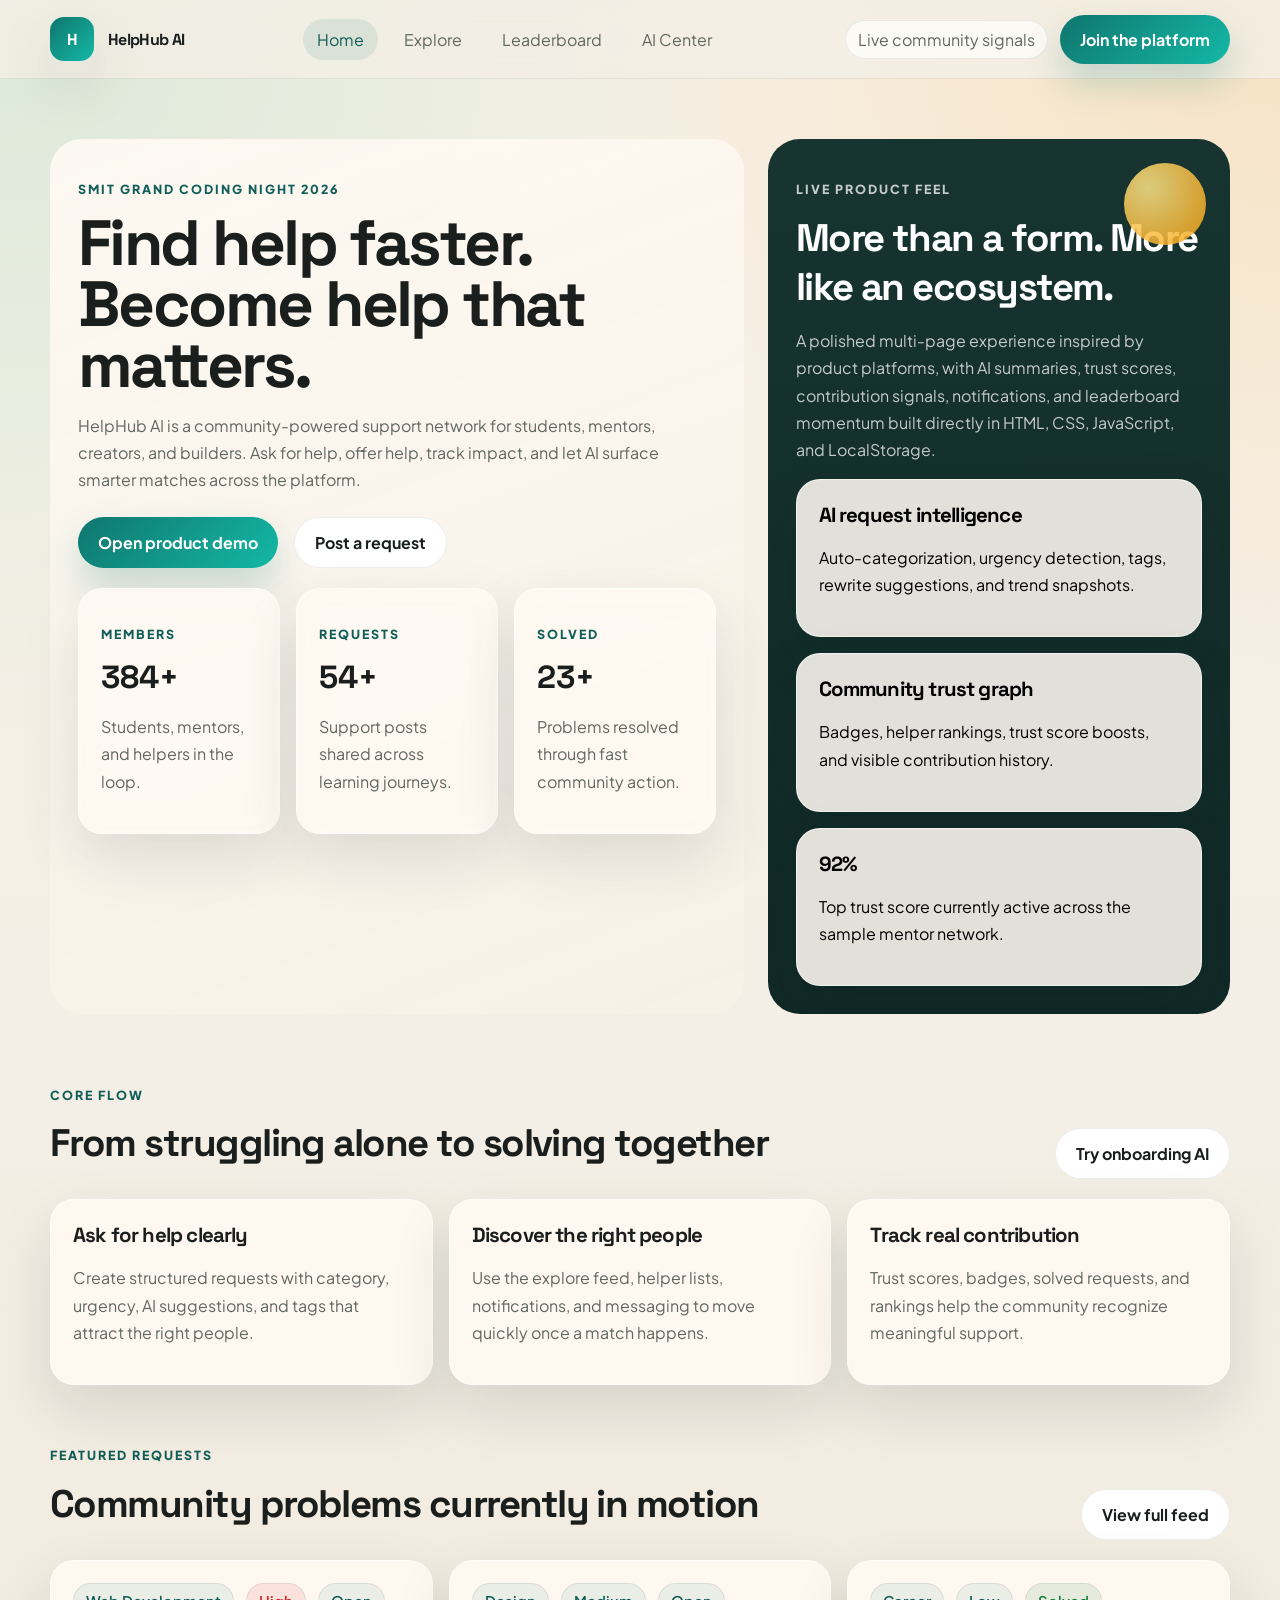
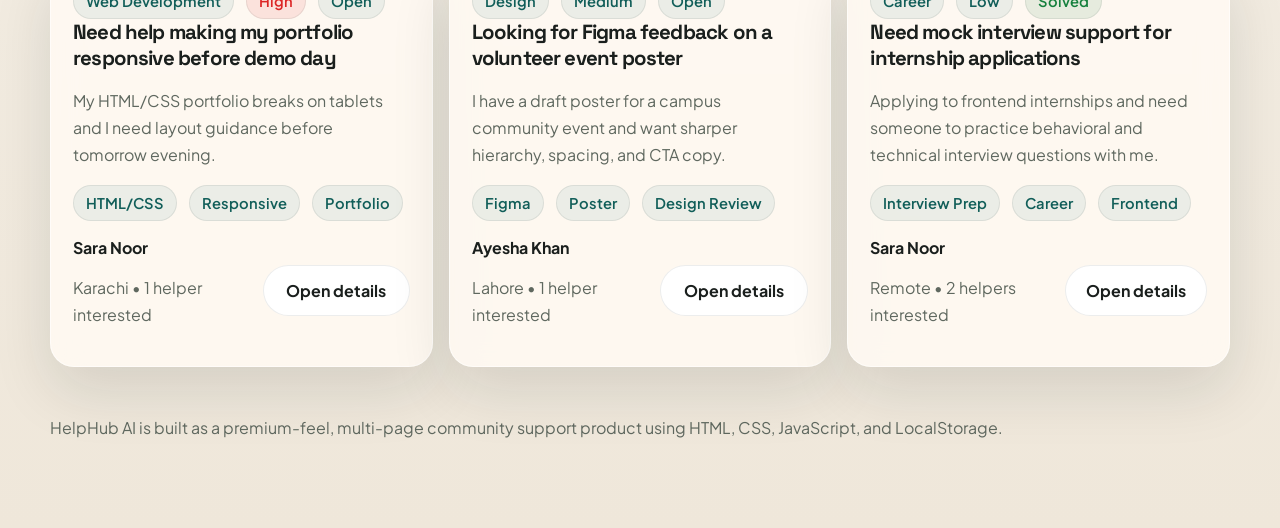
<file: index.html>
<html lang="en">

<head>
     <meta charset="UTF-8">
     <meta name="viewport" content="width=device-width, initial-scale=1.0">
     <title>HelpHub AI | Community Support Platform</title>
     <link rel="preconnect" href="https://fonts.googleapis.com">
     <link rel="preconnect" href="https://fonts.gstatic.com" crossorigin="">
     <link href="https://fonts.googleapis.com/css2?family=Plus+Jakarta+Sans:wght@400;500;600;700;800&amp;family=Space+Grotesk:wght@500;700&amp;display=swap"
          rel="stylesheet">
     <link rel="stylesheet" href="./style.css">
     <style>
          ._button_10caf_25 {
               border-radius: 8px;
               border: unset;
               cursor: pointer;
               transition: .3s
          }

          ._button_10caf_25:disabled {
               opacity: .3;
               cursor: not-allowed
          }

          ._button_default_10caf_35 {
               background: transparent;
               color: #43434e
          }

          ._button_default_10caf_35:hover {
               background: #f3f4f7
          }

          ._button_default_10caf_35:active {
               background: #8e8e8e
          }

          ._button_default_10caf_35 ._svg_10caf_45 * {
               fill: #43434e
          }

          ._button_primary_10caf_48 {
               background: #007eff;
               color: #fff
          }

          ._button_primary_10caf_48:hover {
               background: #3398ff
          }

          ._button_primary_10caf_48:active {
               background: #66b2ff
          }

          ._button_primary_10caf_48 ._svg_10caf_45 * {
               fill: #fff
          }

          ._button_link_10caf_61 {
               background: transparent;
               color: #007eff
          }

          ._button_link_10caf_61:hover {
               color: #3398ff
          }

          ._button_link_10caf_61:active {
               color: #66b2ff
          }

          ._button_link_10caf_61 ._svg_10caf_45 * {
               fill: #007eff
          }

          ._button_link_10caf_61 ._svg_10caf_45 *:hover {
               fill: #3398ff
          }

          ._button_link_10caf_61 ._svg_10caf_45 *:active {
               fill: #66b2ff
          }

          ._button_large_10caf_80 {
               padding: 12px 16px
          }

          ._button_large_10caf_80 * {
               font-size: 16px
          }

          ._button_medium_10caf_86 {
               padding: 8px 16px
          }

          ._button_medium_10caf_86 * {
               font-size: 16px
          }

          ._button_small_10caf_92 {
               padding: 4px;
               min-height: 24px
          }

          ._button_small_10caf_92 * {
               font-size: 12px
          }

          ._flexBox_9xdww_14 {
               flex-flow: unset
          }

          ._gap_extraTiny_9xdww_18 {
               gap: 2px
          }

          ._gap_tiny_9xdww_22 {
               gap: 4px
          }

          ._gap_extraSmall_9xdww_26 {
               gap: 6px
          }

          ._gap_small_9xdww_30 {
               gap: 8px
          }

          ._gap_medium_9xdww_34 {
               gap: 16px
          }

          ._gap_normal_9xdww_38 {
               gap: 24px
          }

          ._gap_large_9xdww_42 {
               gap: 32px
          }

          ._gap_xLarge_9xdww_46 {
               gap: 48px
          }

          ._gap_xxLarge_9xdww_50 {
               gap: 56px
          }

          ._gap_extraLarge_9xdww_54 {
               gap: 64px
          }

          ._column_9xdww_58 {
               flex-direction: column !important
          }

          ._flexWrap_9xdww_62 {
               flex-wrap: wrap
          }

          ._popover_12uvb_1 {
               position: fixed;
               padding: 8px 10px;
               z-index: 2147483647;
               background: #31363de6;
               border-radius: 4px;
               color: #fff;
               font-size: 14px
          }

          ._buttons_12uvb_11 {
               position: fixed;
               top: 0;
               right: 0;
               padding: 8px;
               z-index: 2147483647
          }

          ._popup_hcu7e_1 {
               position: fixed;
               z-index: 2147483649;
               background: #ffffffe6;
               border-radius: 4px;
               color: #000;
               font-size: 14px;
               line-height: 1.286;
               width: 350px;
               -webkit-backdrop-filter: blur(2px);
               backdrop-filter: blur(2px);
               box-shadow: 0 0 7px -5px #000
          }

          ._popup_hcu7e_1:before {
               border-color: rgba(255, 255, 255, .9) transparent;
               border-width: 0 7px 7px 7px;
               left: 7px;
               top: -7px;
               border-style: solid;
               content: ".";
               display: block;
               height: 0;
               position: absolute;
               text-indent: -30000px;
               width: 0
          }

          ._color_hcu7e_27 {
               width: 20px;
               height: 20px;
               cursor: pointer;
               flex-shrink: 0
          }

          ._styleContainer_hcu7e_34 {
               white-space: nowrap;
               overflow: hidden;
               text-overflow: ellipsis
          }

          ._extraTiny_dg7lc_14 {
               padding: 2px
          }

          ._extraTinyVR_dg7lc_18 {
               padding-top: 2px;
               padding-bottom: 2px
          }

          ._extraTinyHR_dg7lc_23 {
               padding-left: 2px;
               padding-right: 2px
          }

          ._extraTinyTop_dg7lc_28 {
               padding-top: 2px
          }

          ._extraTinyRight_dg7lc_32 {
               padding-right: 2px
          }

          ._extraTinyBottom_dg7lc_36 {
               padding-bottom: 2px
          }

          ._extraTinyLeft_dg7lc_40 {
               padding-left: 2px
          }

          ._tiny_dg7lc_44 {
               padding: 4px
          }

          ._tinyVR_dg7lc_48 {
               padding-top: 4px;
               padding-bottom: 4px
          }

          ._tinyHR_dg7lc_53 {
               padding-left: 4px;
               padding-right: 4px
          }

          ._tinyTop_dg7lc_58 {
               padding-top: 4px
          }

          ._tinyRight_dg7lc_62 {
               padding-right: 4px
          }

          ._tinyBottom_dg7lc_66 {
               padding-bottom: 4px
          }

          ._tinyLeft_dg7lc_70 {
               padding-left: 4px
          }

          ._extraSmall_dg7lc_74 {
               padding: 6px
          }

          ._extraSmallVR_dg7lc_78 {
               padding-top: 6px;
               padding-bottom: 6px
          }

          ._extraSmallHR_dg7lc_83 {
               padding-left: 6px;
               padding-right: 6px
          }

          ._extraSmallTop_dg7lc_88 {
               padding-top: 6px
          }

          ._extraSmallRight_dg7lc_92 {
               padding-right: 6px
          }

          ._extraSmallBottom_dg7lc_96 {
               padding-bottom: 6px
          }

          ._extraSmallLeft_dg7lc_100 {
               padding-left: 6px
          }

          ._small_dg7lc_104 {
               padding: 8px
          }

          ._smallVR_dg7lc_108 {
               padding-top: 8px;
               padding-bottom: 8px
          }

          ._smallHR_dg7lc_113 {
               padding-left: 8px;
               padding-right: 8px
          }

          ._smallTop_dg7lc_118 {
               padding-top: 8px
          }

          ._smallRight_dg7lc_122 {
               padding-right: 8px
          }

          ._smallBottom_dg7lc_126 {
               padding-bottom: 8px
          }

          ._smallLeft_dg7lc_130 {
               padding-left: 8px
          }

          ._medium_dg7lc_134 {
               padding: 16px
          }

          ._mediumVR_dg7lc_138 {
               padding-top: 16px;
               padding-bottom: 16px
          }

          ._mediumHR_dg7lc_143 {
               padding-left: 16px;
               padding-right: 16px
          }

          ._mediumTop_dg7lc_148 {
               padding-top: 16px
          }

          ._mediumRight_dg7lc_152 {
               padding-right: 16px
          }

          ._mediumBottom_dg7lc_156 {
               padding-bottom: 16px
          }

          ._mediumLeft_dg7lc_160 {
               padding-left: 16px
          }

          ._normal_dg7lc_164 {
               padding: 24px
          }

          ._normalVR_dg7lc_168 {
               padding-top: 24px;
               padding-bottom: 24px
          }

          ._normalHR_dg7lc_173 {
               padding-left: 24px;
               padding-right: 24px
          }

          ._normalTop_dg7lc_178 {
               padding-top: 24px
          }

          ._normalRight_dg7lc_182 {
               padding-right: 24px
          }

          ._normalBottom_dg7lc_186 {
               padding-bottom: 24px
          }

          ._normalLeft_dg7lc_190 {
               padding-left: 24px
          }

          ._large_dg7lc_194 {
               padding: 32px
          }

          ._largeVR_dg7lc_198 {
               padding-top: 32px;
               padding-bottom: 32px
          }

          ._largeHR_dg7lc_203 {
               padding-left: 32px;
               padding-right: 32px
          }

          ._largeTop_dg7lc_208 {
               padding-top: 32px
          }

          ._largeRight_dg7lc_212 {
               padding-right: 32px
          }

          ._largeBottom_dg7lc_216 {
               padding-bottom: 32px
          }

          ._largeLeft_dg7lc_220 {
               padding-left: 32px
          }

          ._xLarge_dg7lc_224 {
               padding: 48px
          }

          ._xLargeVR_dg7lc_228 {
               padding-top: 48px;
               padding-bottom: 48px
          }

          ._xLargeHR_dg7lc_233 {
               padding-left: 48px;
               padding-right: 48px
          }

          ._xLargeTop_dg7lc_238 {
               padding-top: 48px
          }

          ._xLargeRight_dg7lc_242 {
               padding-right: 48px
          }

          ._xLargeBottom_dg7lc_246 {
               padding-bottom: 48px
          }

          ._xLargeLeft_dg7lc_250 {
               padding-left: 48px
          }

          ._xxLarge_dg7lc_254 {
               padding: 56px
          }

          ._xxLargeVR_dg7lc_258 {
               padding-top: 56px;
               padding-bottom: 56px
          }

          ._xxLargeHR_dg7lc_263 {
               padding-left: 56px;
               padding-right: 56px
          }

          ._xxLargeTop_dg7lc_268 {
               padding-top: 56px
          }

          ._xxLargeRight_dg7lc_272 {
               padding-right: 56px
          }

          ._xxLargeBottom_dg7lc_276 {
               padding-bottom: 56px
          }

          ._xxLargeLeft_dg7lc_280 {
               padding-left: 56px
          }

          ._extraLarge_dg7lc_284 {
               padding: 64px
          }

          ._extraLargeVR_dg7lc_288 {
               padding-top: 64px;
               padding-bottom: 64px
          }

          ._extraLargeHR_dg7lc_293 {
               padding-left: 64px;
               padding-right: 64px
          }

          ._extraLargeTop_dg7lc_298 {
               padding-top: 64px
          }

          ._extraLargeRight_dg7lc_302 {
               padding-right: 64px
          }

          ._extraLargeBottom_dg7lc_306 {
               padding-bottom: 64px
          }

          ._extraLargeLeft_dg7lc_310 {
               padding-left: 64px
          }

          ._size_tiny_ldink_23,
          ._size_tiny_ldink_23 * {
               font-size: 12px
          }

          ._size_small_ldink_27,
          ._size_small_ldink_27 * {
               font-size: 16px
          }

          ._size_medium_ldink_31,
          ._size_medium_ldink_31 * {
               font-size: 18px
          }

          ._size_large_ldink_35,
          ._size_large_ldink_35 * {
               font-size: 32px
          }

          ._weight_thin_ldink_39,
          ._weight_thin_ldink_39 * {
               font-weight: 100
          }

          ._weight_extraLight_ldink_43,
          ._weight_extraLight_ldink_43 * {
               font-weight: 200
          }

          ._weight_light_ldink_47,
          ._weight_light_ldink_47 * {
               font-weight: 300
          }

          ._weight_normal_ldink_51,
          ._weight_normal_ldink_51 * {
               font-weight: 400
          }

          ._weight_medium_ldink_55,
          ._weight_medium_ldink_55 * {
               font-weight: 500
          }

          ._weight_semiBold_ldink_59,
          ._weight_semiBold_ldink_59 * {
               font-weight: 600
          }

          ._weight_bold_ldink_63,
          ._weight_bold_ldink_63 * {
               font-weight: 700
          }

          ._weight_extraBold_ldink_67,
          ._weight_extraBold_ldink_67 * {
               font-weight: 800
          }

          ._lineHeight_ldink_71 {
               line-height: 100%
          }

          ._secondary_ldink_75 {
               color: #8e8e8e
          }

          ._modal_ib2ay_25 {
               position: fixed;
               top: 0;
               left: 0;
               width: 100%;
               height: 100%;
               display: flex;
               justify-content: center;
               align-items: center;
               z-index: 2147483649
          }

          ._modal_ib2ay_25 ._background_ib2ay_36 {
               position: absolute;
               top: 0;
               left: 0;
               width: 100%;
               height: 100%;
               transition: .3s;
               opacity: 0;
               overflow: auto;
               background-color: color-mix(in srgb, #000000 60%, white 0%);
               -webkit-backdrop-filter: blur(2px);
               backdrop-filter: blur(2px)
          }

          ._modal_ib2ay_25 ._window_ib2ay_48 {
               min-width: 280px;
               max-width: 560px;
               background: #fff;
               border-radius: 6px;
               padding: 16px;
               z-index: 1;
               position: relative;
               opacity: 0;
               transform: scale(.01);
               transition: .3s;
               display: flex;
               flex-direction: column;
               box-shadow: 0 2px 6px 2px #00000026, 0 1px 2px #0000004d;
               overflow: auto
          }

          ._modal_ib2ay_25 ._window_ib2ay_48 ._loading_ib2ay_64 {
               position: absolute;
               width: 100%;
               height: 100%;
               top: 0;
               left: 0;
               background: #000000b3
          }

          ._modal_ib2ay_25 ._window_ib2ay_48 ._loading_ib2ay_64 img {
               width: 100px
          }

          ._modal_visible_ib2ay_76 ._background_ib2ay_36 {
               opacity: 1
          }

          ._modal_visible_ib2ay_76 ._window_ib2ay_48 {
               opacity: 1;
               transform: scale(1)
          }

          ._modal_hidden_ib2ay_83 ._background_ib2ay_36 {
               opacity: 0
          }

          ._modal_hidden_ib2ay_83 ._window_ib2ay_48 {
               opacity: 0;
               transform: scale(.01)
          }

          ._modal_hiddenDone_ib2ay_90 ._background_ib2ay_36 {
               opacity: 0
          }

          ._modal_hiddenDone_ib2ay_90 ._window_ib2ay_48 {
               opacity: 0;
               transform: scale(.01)
          }

          ._color_13dyv_1 {
               padding: 0 8px;
               border-radius: 8px;
               width: 100%;
               box-shadow: 0 0 7px -5px #000;
               font-weight: 800;
               flex-shrink: 0
          }
     </style>
</head>

<body data-page="landing" cz-shortcut-listen="true">
     <div class="navbar">
          <header class="header">
               <div class="container nav">
                    <a class="brand" href="#"><span class="brand-logo">H</span><span>HelpHub AI</span></a>
                    <nav class="nav-links">
                         <a data-nav="landing" href="#" class="active">Home</a>
                         <a href="./Assets/Explore.html">Explore</a>
                         <a href="./Assets/leaderboard.html">Leaderboard</a>
                         <a href="./Assets/AI-center.html">AI Center</a>
                    </nav>
                    <div class="nav-actions">
                         <a class="community" href="./Assets/notifications.html">Live community signals</a>
                         <a class="btn btn-primary" href="./Assets/form.html">Join the platform</a>
                    </div>
               </div>
          </header>
          <main>
               <section class="hero-section">
                    <div class="container hero-container">
                         <div class="hero-div fade-in">
                              <p class="coding-night">SMIT Grand Coding Night 2026</p>
                              <h1>Find help faster. Become help that matters.</h1>
                              <p>HelpHub AI is a community-powered support network for students, mentors, creators, and
                                   builders. Ask for help, offer help, track impact, and let AI surface smarter matches
                                   across the platform.</p>
                              <div class="hero-btns">
                                   <a class="btn btn-primary" href="./Assets/dashboard.html">Open product demo</a>
                                   <a class="btn btn-secondary" href="./Assets/create-requests.html">Post a request</a>
                              </div>
                              <div class="analytics-grid">
                                   <div class="analytics-card">
                                        <p class="coding-night">Members</p>
                                        <div class="analytics-value">384+</div>
                                        <p>Students, mentors, and helpers in the loop.</p>
                                   </div>
                                   <div class="analytics-card">
                                        <p class="coding-night">Requests</p>
                                        <div class="analytics-value">54+</div>
                                        <p>Support posts shared across learning journeys.</p>
                                   </div>
                                   <div class="analytics-card">
                                        <p class="coding-night">Solved</p>
                                        <div class="analytics-value">23+</div>
                                        <p>Problems resolved through fast community action.</p>
                                   </div>
                              </div>
                         </div>
                         <div class="hero-panel fade-in">
                              <span class="circle"></span>
                              <p class="coding-night">Live product feel</p>
                              <h2>More than a form. More like an ecosystem.</h2>
                              <p>A polished multi-page experience inspired by product platforms, with AI summaries,
                                   trust scores, contribution signals, notifications, and leaderboard momentum built
                                   directly in HTML, CSS, JavaScript, and LocalStorage.</p>
                              <div class="cards">
                                   <div class="card" style="color: black;">
                                        <h3>AI request intelligence</h3>
                                        <p style="color: black;">Auto-categorization, urgency detection, tags, rewrite
                                             suggestions, and trend snapshots.</p>
                                   </div>
                                   <div class="card" style="color: black;">
                                        <h3>Community trust graph</h3>
                                        <p style="color: black;">Badges, helper rankings, trust score boosts, and
                                             visible contribution history.</p>
                                   </div>
                                   <div class="card" style="color: black;">
                                        <h3 data-top-score="">92%</h3>
                                        <p style="color: black;">Top trust score currently active across the sample
                                             mentor network.</p>
                                   </div>
                              </div>
                         </div>
                    </div>
               </section>
               <section class="section">
                    <div class="container">
                         <div class="section-head">
                              <div>
                                   <p class="core">Core flow</p>
                                   <h2>From struggling alone to solving together</h2>
                              </div>
                              <a class="btn btn-secondary" href="./Assets/onboarding.html">Try onboarding AI</a>
                         </div>
                         <div class="small-cards">
                              <article class="card fade-in">
                                   <h3>Ask for help clearly</h3>
                                   <p>Create structured requests with category, urgency, AI suggestions, and tags that
                                        attract the right people.</p>
                              </article>
                              <article class="card fade-in">
                                   <h3>Discover the right people</h3>
                                   <p>Use the explore feed, helper lists, notifications, and messaging to move quickly
                                        once a match happens.</p>
                              </article>
                              <article class="card fade-in">
                                   <h3>Track real contribution</h3>
                                   <p>Trust scores, badges, solved requests, and rankings help the community recognize
                                        meaningful support.</p>
                              </article>
                         </div>
                    </div>
               </section>
               <section class="section">
                    <div class="container">
                         <div class="section-head">
                              <div>
                                   <p class="core">Featured requests</p>
                                   <h2>Community problems currently in motion</h2>
                              </div>
                              <a class="btn btn-secondary" href="./Assets/Explore.html">View full feed</a>
                         </div>
                         <div class="small-cards" data-featured-requests="">
                              <article class="card-request fade-in">
                                   <div class="card-somedetails">
                                        <span class="tag">Web Development</span>
                                        <span class="tag red">High</span>
                                        <span class="tag ">Open</span>
                                   </div>
                                   <h3>Need help making my portfolio responsive before demo day</h3>
                                   <p>My HTML/CSS portfolio breaks on tablets and I need layout guidance before tomorrow
                                        evening.</p>
                                   <div class="tag-row"><span class="tag">HTML/CSS</span><span
                                             class="tag">Responsive</span><span class="tag">Portfolio</span></div>
                                   <div class="list-item" style="padding-bottom:0;border-bottom:0;">
                                        <div>
                                             <strong>Sara Noor</strong>
                                             <p>Karachi • 1 helper interested</p>
                                        </div>
                                        <a class="btn btn-secondary detail" href="./Assets/request-1.html">Open
                                             details</a>
                                   </div>
                              </article>

                              <article class="card-request fade-in">
                                   <div class="card-somedetails">
                                        <span class="tag">Design</span>
                                        <span class="tag ">Medium</span>
                                        <span class="tag ">Open</span>
                                   </div>
                                   <h3>Looking for Figma feedback on a volunteer event poster</h3>
                                   <p>I have a draft poster for a campus community event and want sharper hierarchy,
                                        spacing, and CTA copy.</p>
                                   <div class="tag-row"><span class="tag">Figma</span><span
                                             class="tag">Poster</span><span class="tag">Design Review</span></div>
                                   <div class="list-item" style="padding-bottom:0;border-bottom:0;">
                                        <div>
                                             <strong>Ayesha Khan</strong>
                                             <p>Lahore • 1 helper interested</p>
                                        </div>
                                        <a class="btn btn-secondary detail" href="./Assets/request-2.html">Open
                                             details</a>
                                   </div>
                              </article>

                              <article class="card-request fade-in">
                                   <div class="card-somedetails">
                                        <span class="tag">Career</span>
                                        <span class="tag ">Low</span>
                                        <span class="tag green">Solved</span>
                                   </div>
                                   <h3>Need mock interview support for internship applications</h3>
                                   <p>Applying to frontend internships and need someone to practice behavioral and
                                        technical interview questions with me.</p>
                                   <div class="tag-row"><span class="tag">Interview Prep</span><span
                                             class="tag">Career</span><span class="tag">Frontend</span></div>
                                   <div class="list-item" style="padding-bottom:0;border-bottom:0;">
                                        <div>
                                             <strong>Sara Noor</strong>
                                             <p>Remote • 2 helpers interested</p>
                                        </div>
                                        <a class="btn btn-secondary detail" href="./Assets/request-3.html">Open
                                             details</a>
                                   </div>
                              </article>
                         </div>
                    </div>
               </section>
          </main>
          <footer class="footer">
               <div class="container">HelpHub AI is built as a premium-feel, multi-page community support product using
                    HTML, CSS, JavaScript, and LocalStorage.</div>
          </footer>
     </div>


</body>
<div></div>

</html>
</file>
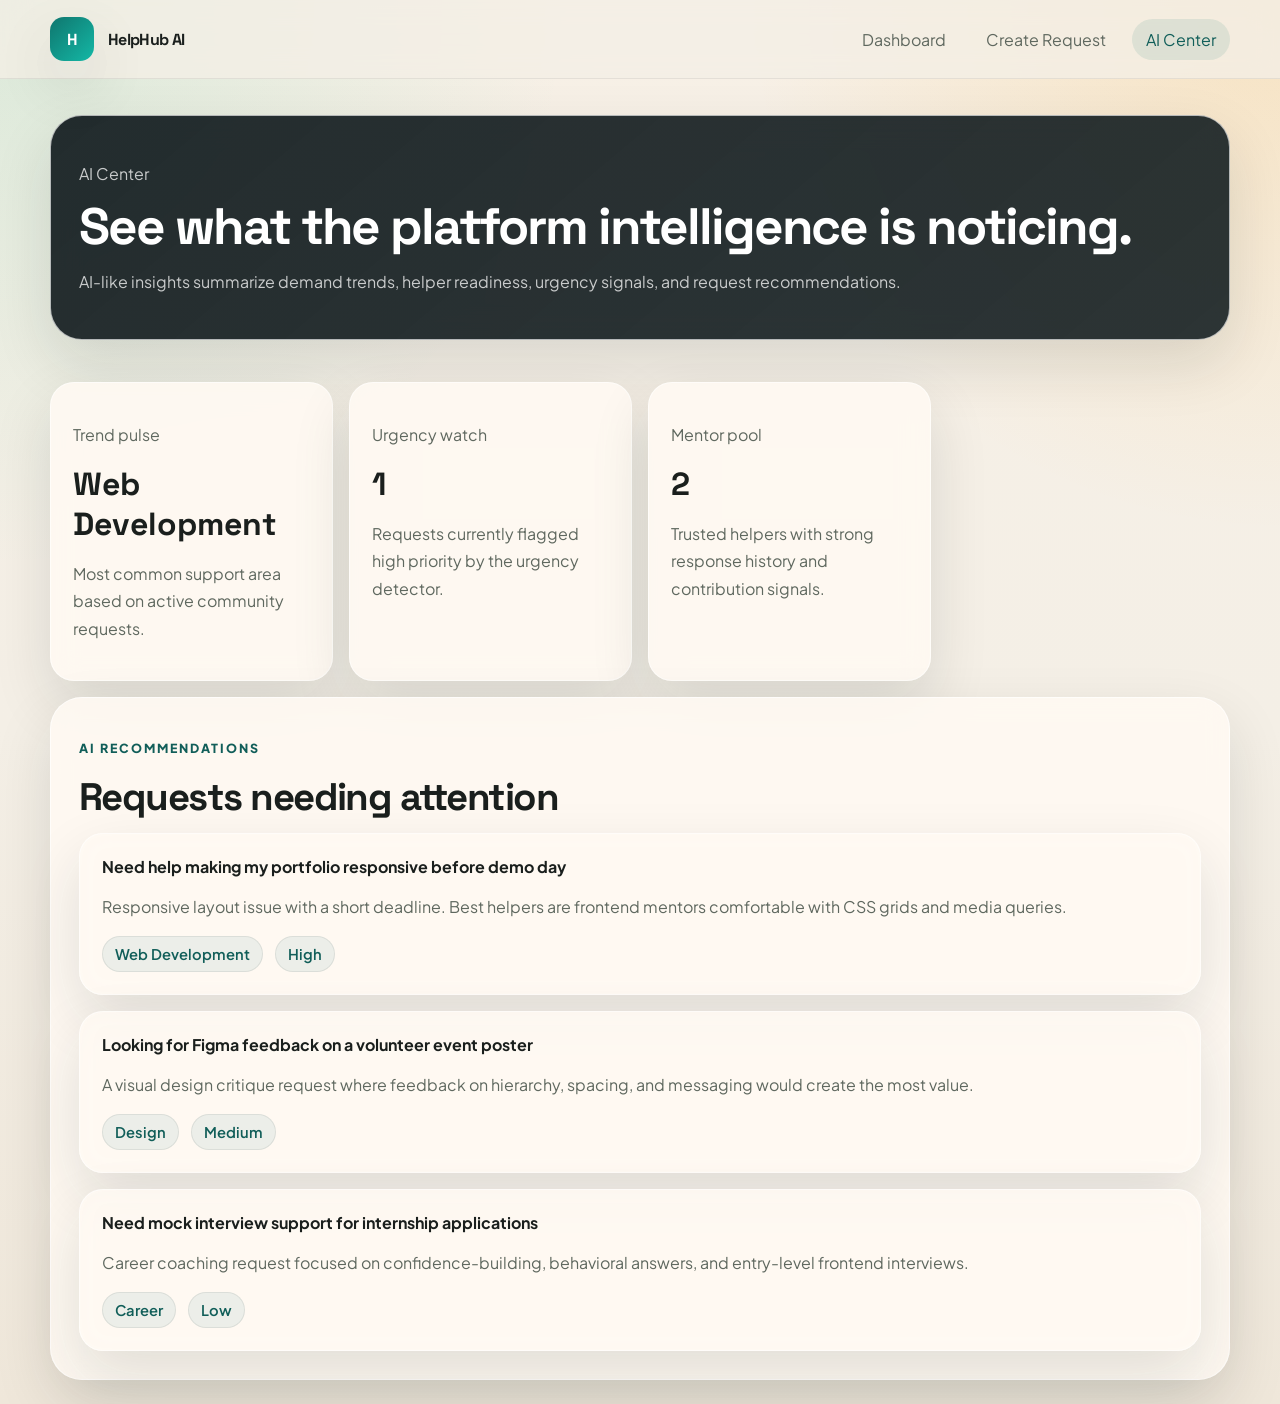
<file: Assets/AI-center.html>
<html lang="en">

<head>
     <meta charset="UTF-8">
     <meta name="viewport" content="width=device-width, initial-scale=1.0">
     <title>HelpHub AI | AI Center</title>
     <link rel="preconnect" href="https://fonts.googleapis.com">
     <link rel="preconnect" href="https://fonts.gstatic.com" crossorigin="">
     <link href="https://fonts.googleapis.com/css2?family=Plus+Jakarta+Sans:wght@400;500;600;700;800&amp;family=Space+Grotesk:wght@500;700&amp;display=swap"
          rel="stylesheet">
     <link rel="stylesheet" href="../style.css">
     <style>
          ._button_10caf_25 {
               border-radius: 8px;
               border: unset;
               cursor: pointer;
               transition: .3s
          }

          ._button_10caf_25:disabled {
               opacity: .3;
               cursor: not-allowed
          }

          ._button_default_10caf_35 {
               background: transparent;
               color: #43434e
          }

          ._button_default_10caf_35:hover {
               background: #f3f4f7
          }

          ._button_default_10caf_35:active {
               background: #8e8e8e
          }

          ._button_default_10caf_35 ._svg_10caf_45 * {
               fill: #43434e
          }

          ._button_primary_10caf_48 {
               background: #007eff;
               color: #fff
          }

          ._button_primary_10caf_48:hover {
               background: #3398ff
          }

          ._button_primary_10caf_48:active {
               background: #66b2ff
          }

          ._button_primary_10caf_48 ._svg_10caf_45 * {
               fill: #fff
          }

          ._button_link_10caf_61 {
               background: transparent;
               color: #007eff
          }

          ._button_link_10caf_61:hover {
               color: #3398ff
          }

          ._button_link_10caf_61:active {
               color: #66b2ff
          }

          ._button_link_10caf_61 ._svg_10caf_45 * {
               fill: #007eff
          }

          ._button_link_10caf_61 ._svg_10caf_45 *:hover {
               fill: #3398ff
          }

          ._button_link_10caf_61 ._svg_10caf_45 *:active {
               fill: #66b2ff
          }

          ._button_large_10caf_80 {
               padding: 12px 16px
          }

          ._button_large_10caf_80 * {
               font-size: 16px
          }

          ._button_medium_10caf_86 {
               padding: 8px 16px
          }

          ._button_medium_10caf_86 * {
               font-size: 16px
          }

          ._button_small_10caf_92 {
               padding: 4px;
               min-height: 24px
          }

          ._button_small_10caf_92 * {
               font-size: 12px
          }

          ._flexBox_9xdww_14 {
               flex-flow: unset
          }

          ._gap_extraTiny_9xdww_18 {
               gap: 2px
          }

          ._gap_tiny_9xdww_22 {
               gap: 4px
          }

          ._gap_extraSmall_9xdww_26 {
               gap: 6px
          }

          ._gap_small_9xdww_30 {
               gap: 8px
          }

          ._gap_medium_9xdww_34 {
               gap: 16px
          }

          ._gap_normal_9xdww_38 {
               gap: 24px
          }

          ._gap_large_9xdww_42 {
               gap: 32px
          }

          ._gap_xLarge_9xdww_46 {
               gap: 48px
          }

          ._gap_xxLarge_9xdww_50 {
               gap: 56px
          }

          ._gap_extraLarge_9xdww_54 {
               gap: 64px
          }

          ._column_9xdww_58 {
               flex-direction: column !important
          }

          ._flexWrap_9xdww_62 {
               flex-wrap: wrap
          }

          ._popover_12uvb_1 {
               position: fixed;
               padding: 8px 10px;
               z-index: 2147483647;
               background: #31363de6;
               border-radius: 4px;
               color: #fff;
               font-size: 14px
          }

          ._buttons_12uvb_11 {
               position: fixed;
               top: 0;
               right: 0;
               padding: 8px;
               z-index: 2147483647
          }

          ._popup_hcu7e_1 {
               position: fixed;
               z-index: 2147483649;
               background: #ffffffe6;
               border-radius: 4px;
               color: #000;
               font-size: 14px;
               line-height: 1.286;
               width: 350px;
               -webkit-backdrop-filter: blur(2px);
               backdrop-filter: blur(2px);
               box-shadow: 0 0 7px -5px #000
          }

          ._popup_hcu7e_1:before {
               border-color: rgba(255, 255, 255, .9) transparent;
               border-width: 0 7px 7px 7px;
               left: 7px;
               top: -7px;
               border-style: solid;
               content: ".";
               display: block;
               height: 0;
               position: absolute;
               text-indent: -30000px;
               width: 0
          }

          ._color_hcu7e_27 {
               width: 20px;
               height: 20px;
               cursor: pointer;
               flex-shrink: 0
          }

          ._styleContainer_hcu7e_34 {
               white-space: nowrap;
               overflow: hidden;
               text-overflow: ellipsis
          }

          ._extraTiny_dg7lc_14 {
               padding: 2px
          }

          ._extraTinyVR_dg7lc_18 {
               padding-top: 2px;
               padding-bottom: 2px
          }

          ._extraTinyHR_dg7lc_23 {
               padding-left: 2px;
               padding-right: 2px
          }

          ._extraTinyTop_dg7lc_28 {
               padding-top: 2px
          }

          ._extraTinyRight_dg7lc_32 {
               padding-right: 2px
          }

          ._extraTinyBottom_dg7lc_36 {
               padding-bottom: 2px
          }

          ._extraTinyLeft_dg7lc_40 {
               padding-left: 2px
          }

          ._tiny_dg7lc_44 {
               padding: 4px
          }

          ._tinyVR_dg7lc_48 {
               padding-top: 4px;
               padding-bottom: 4px
          }

          ._tinyHR_dg7lc_53 {
               padding-left: 4px;
               padding-right: 4px
          }

          ._tinyTop_dg7lc_58 {
               padding-top: 4px
          }

          ._tinyRight_dg7lc_62 {
               padding-right: 4px
          }

          ._tinyBottom_dg7lc_66 {
               padding-bottom: 4px
          }

          ._tinyLeft_dg7lc_70 {
               padding-left: 4px
          }

          ._extraSmall_dg7lc_74 {
               padding: 6px
          }

          ._extraSmallVR_dg7lc_78 {
               padding-top: 6px;
               padding-bottom: 6px
          }

          ._extraSmallHR_dg7lc_83 {
               padding-left: 6px;
               padding-right: 6px
          }

          ._extraSmallTop_dg7lc_88 {
               padding-top: 6px
          }

          ._extraSmallRight_dg7lc_92 {
               padding-right: 6px
          }

          ._extraSmallBottom_dg7lc_96 {
               padding-bottom: 6px
          }

          ._extraSmallLeft_dg7lc_100 {
               padding-left: 6px
          }

          ._small_dg7lc_104 {
               padding: 8px
          }

          ._smallVR_dg7lc_108 {
               padding-top: 8px;
               padding-bottom: 8px
          }

          ._smallHR_dg7lc_113 {
               padding-left: 8px;
               padding-right: 8px
          }

          ._smallTop_dg7lc_118 {
               padding-top: 8px
          }

          ._smallRight_dg7lc_122 {
               padding-right: 8px
          }

          ._smallBottom_dg7lc_126 {
               padding-bottom: 8px
          }

          ._smallLeft_dg7lc_130 {
               padding-left: 8px
          }

          ._medium_dg7lc_134 {
               padding: 16px
          }

          ._mediumVR_dg7lc_138 {
               padding-top: 16px;
               padding-bottom: 16px
          }

          ._mediumHR_dg7lc_143 {
               padding-left: 16px;
               padding-right: 16px
          }

          ._mediumTop_dg7lc_148 {
               padding-top: 16px
          }

          ._mediumRight_dg7lc_152 {
               padding-right: 16px
          }

          ._mediumBottom_dg7lc_156 {
               padding-bottom: 16px
          }

          ._mediumLeft_dg7lc_160 {
               padding-left: 16px
          }

          ._normal_dg7lc_164 {
               padding: 24px
          }

          ._normalVR_dg7lc_168 {
               padding-top: 24px;
               padding-bottom: 24px
          }

          ._normalHR_dg7lc_173 {
               padding-left: 24px;
               padding-right: 24px
          }

          ._normalTop_dg7lc_178 {
               padding-top: 24px
          }

          ._normalRight_dg7lc_182 {
               padding-right: 24px
          }

          ._normalBottom_dg7lc_186 {
               padding-bottom: 24px
          }

          ._normalLeft_dg7lc_190 {
               padding-left: 24px
          }

          ._large_dg7lc_194 {
               padding: 32px
          }

          ._largeVR_dg7lc_198 {
               padding-top: 32px;
               padding-bottom: 32px
          }

          ._largeHR_dg7lc_203 {
               padding-left: 32px;
               padding-right: 32px
          }

          ._largeTop_dg7lc_208 {
               padding-top: 32px
          }

          ._largeRight_dg7lc_212 {
               padding-right: 32px
          }

          ._largeBottom_dg7lc_216 {
               padding-bottom: 32px
          }

          ._largeLeft_dg7lc_220 {
               padding-left: 32px
          }

          ._xLarge_dg7lc_224 {
               padding: 48px
          }

          ._xLargeVR_dg7lc_228 {
               padding-top: 48px;
               padding-bottom: 48px
          }

          ._xLargeHR_dg7lc_233 {
               padding-left: 48px;
               padding-right: 48px
          }

          ._xLargeTop_dg7lc_238 {
               padding-top: 48px
          }

          ._xLargeRight_dg7lc_242 {
               padding-right: 48px
          }

          ._xLargeBottom_dg7lc_246 {
               padding-bottom: 48px
          }

          ._xLargeLeft_dg7lc_250 {
               padding-left: 48px
          }

          ._xxLarge_dg7lc_254 {
               padding: 56px
          }

          ._xxLargeVR_dg7lc_258 {
               padding-top: 56px;
               padding-bottom: 56px
          }

          ._xxLargeHR_dg7lc_263 {
               padding-left: 56px;
               padding-right: 56px
          }

          ._xxLargeTop_dg7lc_268 {
               padding-top: 56px
          }

          ._xxLargeRight_dg7lc_272 {
               padding-right: 56px
          }

          ._xxLargeBottom_dg7lc_276 {
               padding-bottom: 56px
          }

          ._xxLargeLeft_dg7lc_280 {
               padding-left: 56px
          }

          ._extraLarge_dg7lc_284 {
               padding: 64px
          }

          ._extraLargeVR_dg7lc_288 {
               padding-top: 64px;
               padding-bottom: 64px
          }

          ._extraLargeHR_dg7lc_293 {
               padding-left: 64px;
               padding-right: 64px
          }

          ._extraLargeTop_dg7lc_298 {
               padding-top: 64px
          }

          ._extraLargeRight_dg7lc_302 {
               padding-right: 64px
          }

          ._extraLargeBottom_dg7lc_306 {
               padding-bottom: 64px
          }

          ._extraLargeLeft_dg7lc_310 {
               padding-left: 64px
          }

          ._size_tiny_ldink_23,
          ._size_tiny_ldink_23 * {
               font-size: 12px
          }

          ._size_small_ldink_27,
          ._size_small_ldink_27 * {
               font-size: 16px
          }

          ._size_medium_ldink_31,
          ._size_medium_ldink_31 * {
               font-size: 18px
          }

          ._size_large_ldink_35,
          ._size_large_ldink_35 * {
               font-size: 32px
          }

          ._weight_thin_ldink_39,
          ._weight_thin_ldink_39 * {
               font-weight: 100
          }

          ._weight_extraLight_ldink_43,
          ._weight_extraLight_ldink_43 * {
               font-weight: 200
          }

          ._weight_light_ldink_47,
          ._weight_light_ldink_47 * {
               font-weight: 300
          }

          ._weight_normal_ldink_51,
          ._weight_normal_ldink_51 * {
               font-weight: 400
          }

          ._weight_medium_ldink_55,
          ._weight_medium_ldink_55 * {
               font-weight: 500
          }

          ._weight_semiBold_ldink_59,
          ._weight_semiBold_ldink_59 * {
               font-weight: 600
          }

          ._weight_bold_ldink_63,
          ._weight_bold_ldink_63 * {
               font-weight: 700
          }

          ._weight_extraBold_ldink_67,
          ._weight_extraBold_ldink_67 * {
               font-weight: 800
          }

          ._lineHeight_ldink_71 {
               line-height: 100%
          }

          ._secondary_ldink_75 {
               color: #8e8e8e
          }

          ._modal_ib2ay_25 {
               position: fixed;
               top: 0;
               left: 0;
               width: 100%;
               height: 100%;
               display: flex;
               justify-content: center;
               align-items: center;
               z-index: 2147483649
          }

          ._modal_ib2ay_25 ._background_ib2ay_36 {
               position: absolute;
               top: 0;
               left: 0;
               width: 100%;
               height: 100%;
               transition: .3s;
               opacity: 0;
               overflow: auto;
               background-color: color-mix(in srgb, #000000 60%, white 0%);
               -webkit-backdrop-filter: blur(2px);
               backdrop-filter: blur(2px)
          }

          ._modal_ib2ay_25 ._window_ib2ay_48 {
               min-width: 280px;
               max-width: 560px;
               background: #fff;
               border-radius: 6px;
               padding: 16px;
               z-index: 1;
               position: relative;
               opacity: 0;
               transform: scale(.01);
               transition: .3s;
               display: flex;
               flex-direction: column;
               box-shadow: 0 2px 6px 2px #00000026, 0 1px 2px #0000004d;
               overflow: auto
          }

          ._modal_ib2ay_25 ._window_ib2ay_48 ._loading_ib2ay_64 {
               position: absolute;
               width: 100%;
               height: 100%;
               top: 0;
               left: 0;
               background: #000000b3
          }

          ._modal_ib2ay_25 ._window_ib2ay_48 ._loading_ib2ay_64 img {
               width: 100px
          }

          ._modal_visible_ib2ay_76 ._background_ib2ay_36 {
               opacity: 1
          }

          ._modal_visible_ib2ay_76 ._window_ib2ay_48 {
               opacity: 1;
               transform: scale(1)
          }

          ._modal_hidden_ib2ay_83 ._background_ib2ay_36 {
               opacity: 0
          }

          ._modal_hidden_ib2ay_83 ._window_ib2ay_48 {
               opacity: 0;
               transform: scale(.01)
          }

          ._modal_hiddenDone_ib2ay_90 ._background_ib2ay_36 {
               opacity: 0
          }

          ._modal_hiddenDone_ib2ay_90 ._window_ib2ay_48 {
               opacity: 0;
               transform: scale(.01)
          }

          ._color_13dyv_1 {
               padding: 0 8px;
               border-radius: 8px;
               width: 100%;
               box-shadow: 0 0 7px -5px #000;
               font-weight: 800;
               flex-shrink: 0
          }
     </style>
</head>

<body data-page="ai" cz-shortcut-listen="true">
     <header class="header">
          <div class="container nav">
               <a class="brand" href="#"><span class="brand-logo">H</span><span>HelpHub AI</span></a>
               <nav class="nav-links"><a href="./dashboard.html">Dashboard</a><a href="./create-requests.html">Create Request</a><a
                         data-nav="ai" href="./AI-center.html" class="active">AI Center</a></nav>
          </div>
     </header>
     <main class="container">
          <section class="hero-page">
               <div class="area">
                    <p class="coding">AI Center</p>
                    <h1 style="font-size: clamp(2.2rem, 4vw, 4rem);">See what the platform intelligence is noticing.
                    </h1>
                    <p>AI-like insights summarize demand trends, helper readiness, urgency signals, and request
                         recommendations.</p>
               </div>
          </section>
          <section class="cards section">
               <div class="mini-grid" data-ai-summary="">
                    <div class="analytics-card">
                         <p class="coding">Trend pulse</p>
                         <div class="analytics-value">Web Development</div>
                         <p>Most common support area based on active community requests.</p>
                    </div>
                    <div class="analytics-card">
                         <p class="coding">Urgency watch</p>
                         <div class="analytics-value">1</div>
                         <p>Requests currently flagged high priority by the urgency detector.</p>
                    </div>
                    <div class="analytics-card">
                         <p class="coding">Mentor pool</p>
                         <div class="analytics-value">2</div>
                         <p>Trusted helpers with strong response history and contribution signals.</p>
                    </div>
               </div>
               <div class="area">
                    <p class="core">AI recommendations</p>
                    <h2>Requests needing attention</h2>
                    <div class="cards" data-ai-recommendations="">
                         <div class="timeline-item"><strong>Need help making my portfolio responsive before demo
                                   day</strong>
                              <p>Responsive layout issue with a short deadline. Best helpers are frontend mentors
                                   comfortable with CSS grids and media queries.</p>
                              <div class="tag-row"><span class="tag">Web Development</span><span class="tag">High</span>
                              </div>
                         </div>

                         <div class="timeline-item"><strong>Looking for Figma feedback on a volunteer event
                                   poster</strong>
                              <p>A visual design critique request where feedback on hierarchy, spacing, and messaging
                                   would create the most value.</p>
                              <div class="tag-row"><span class="tag">Design</span><span class="tag">Medium</span></div>
                         </div>

                         <div class="timeline-item"><strong>Need mock interview support for internship
                                   applications</strong>
                              <p>Career coaching request focused on confidence-building, behavioral answers, and
                                   entry-level frontend interviews.</p>
                              <div class="tag-row"><span class="tag">Career</span><span class="tag">Low</span></div>
                         </div>
                    </div>
               </div>
          </section>
     </main>


</body>
<div></div>

</html>
</file>
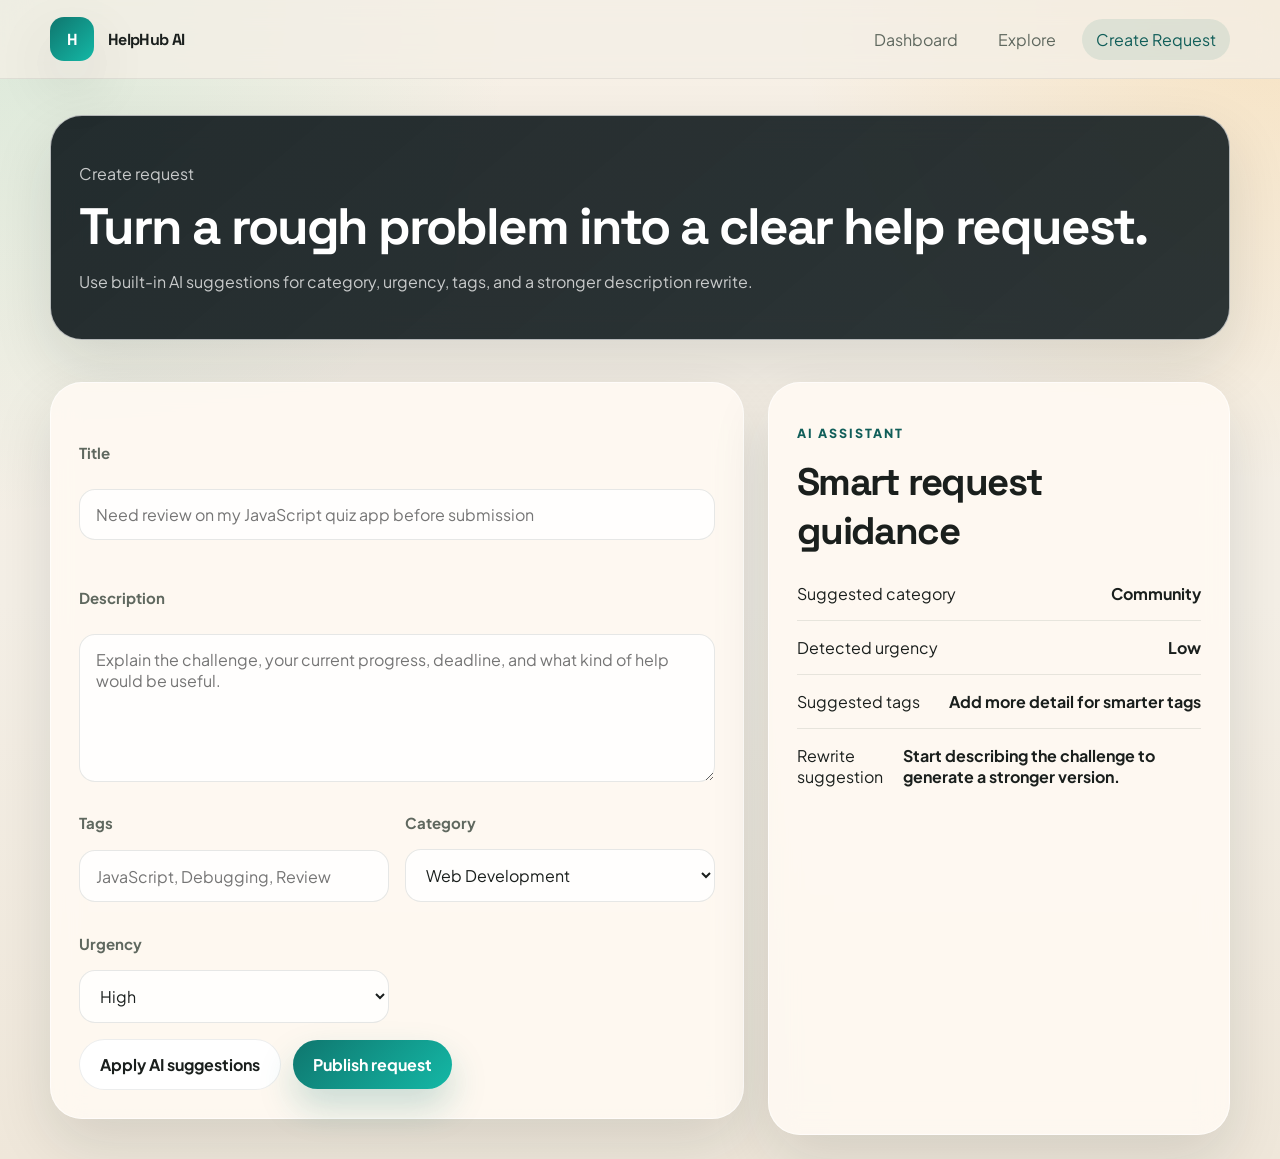
<file: Assets/create-requests.html>
<html lang="en">

<head>
     <meta charset="UTF-8">
     <meta name="viewport" content="width=device-width, initial-scale=1.0">
     <title>HelpHub AI | Create Request</title>
     <link rel="preconnect" href="https://fonts.googleapis.com">
     <link rel="preconnect" href="https://fonts.gstatic.com" crossorigin="">
     <link href="https://fonts.googleapis.com/css2?family=Plus+Jakarta+Sans:wght@400;500;600;700;800&amp;family=Space+Grotesk:wght@500;700&amp;display=swap"
          rel="stylesheet">
     <link rel="stylesheet" href="../style.css">
     <style>
          ._button_10caf_25 {
               border-radius: 8px;
               border: unset;
               cursor: pointer;
               transition: .3s
          }

          ._button_10caf_25:disabled {
               opacity: .3;
               cursor: not-allowed
          }

          ._button_default_10caf_35 {
               background: transparent;
               color: #43434e
          }

          ._button_default_10caf_35:hover {
               background: #f3f4f7
          }

          ._button_default_10caf_35:active {
               background: #8e8e8e
          }

          ._button_default_10caf_35 ._svg_10caf_45 * {
               fill: #43434e
          }

          ._button_primary_10caf_48 {
               background: #007eff;
               color: #fff
          }

          ._button_primary_10caf_48:hover {
               background: #3398ff
          }

          ._button_primary_10caf_48:active {
               background: #66b2ff
          }

          ._button_primary_10caf_48 ._svg_10caf_45 * {
               fill: #fff
          }

          ._button_link_10caf_61 {
               background: transparent;
               color: #007eff
          }

          ._button_link_10caf_61:hover {
               color: #3398ff
          }

          ._button_link_10caf_61:active {
               color: #66b2ff
          }

          ._button_link_10caf_61 ._svg_10caf_45 * {
               fill: #007eff
          }

          ._button_link_10caf_61 ._svg_10caf_45 *:hover {
               fill: #3398ff
          }

          ._button_link_10caf_61 ._svg_10caf_45 *:active {
               fill: #66b2ff
          }

          ._button_large_10caf_80 {
               padding: 12px 16px
          }

          ._button_large_10caf_80 * {
               font-size: 16px
          }

          ._button_medium_10caf_86 {
               padding: 8px 16px
          }

          ._button_medium_10caf_86 * {
               font-size: 16px
          }

          ._button_small_10caf_92 {
               padding: 4px;
               min-height: 24px
          }

          ._button_small_10caf_92 * {
               font-size: 12px
          }

          ._flexBox_9xdww_14 {
               flex-flow: unset
          }

          ._gap_extraTiny_9xdww_18 {
               gap: 2px
          }

          ._gap_tiny_9xdww_22 {
               gap: 4px
          }

          ._gap_extraSmall_9xdww_26 {
               gap: 6px
          }

          ._gap_small_9xdww_30 {
               gap: 8px
          }

          ._gap_medium_9xdww_34 {
               gap: 16px
          }

          ._gap_normal_9xdww_38 {
               gap: 24px
          }

          ._gap_large_9xdww_42 {
               gap: 32px
          }

          ._gap_xLarge_9xdww_46 {
               gap: 48px
          }

          ._gap_xxLarge_9xdww_50 {
               gap: 56px
          }

          ._gap_extraLarge_9xdww_54 {
               gap: 64px
          }

          ._column_9xdww_58 {
               flex-direction: column !important
          }

          ._flexWrap_9xdww_62 {
               flex-wrap: wrap
          }

          ._popover_12uvb_1 {
               position: fixed;
               padding: 8px 10px;
               z-index: 2147483647;
               background: #31363de6;
               border-radius: 4px;
               color: #fff;
               font-size: 14px
          }

          ._buttons_12uvb_11 {
               position: fixed;
               top: 0;
               right: 0;
               padding: 8px;
               z-index: 2147483647
          }

          ._popup_hcu7e_1 {
               position: fixed;
               z-index: 2147483649;
               background: #ffffffe6;
               border-radius: 4px;
               color: #000;
               font-size: 14px;
               line-height: 1.286;
               width: 350px;
               -webkit-backdrop-filter: blur(2px);
               backdrop-filter: blur(2px);
               box-shadow: 0 0 7px -5px #000
          }

          ._popup_hcu7e_1:before {
               border-color: rgba(255, 255, 255, .9) transparent;
               border-width: 0 7px 7px 7px;
               left: 7px;
               top: -7px;
               border-style: solid;
               content: ".";
               display: block;
               height: 0;
               position: absolute;
               text-indent: -30000px;
               width: 0
          }

          ._color_hcu7e_27 {
               width: 20px;
               height: 20px;
               cursor: pointer;
               flex-shrink: 0
          }

          ._styleContainer_hcu7e_34 {
               white-space: nowrap;
               overflow: hidden;
               text-overflow: ellipsis
          }

          ._extraTiny_dg7lc_14 {
               padding: 2px
          }

          ._extraTinyVR_dg7lc_18 {
               padding-top: 2px;
               padding-bottom: 2px
          }

          ._extraTinyHR_dg7lc_23 {
               padding-left: 2px;
               padding-right: 2px
          }

          ._extraTinyTop_dg7lc_28 {
               padding-top: 2px
          }

          ._extraTinyRight_dg7lc_32 {
               padding-right: 2px
          }

          ._extraTinyBottom_dg7lc_36 {
               padding-bottom: 2px
          }

          ._extraTinyLeft_dg7lc_40 {
               padding-left: 2px
          }

          ._tiny_dg7lc_44 {
               padding: 4px
          }

          ._tinyVR_dg7lc_48 {
               padding-top: 4px;
               padding-bottom: 4px
          }

          ._tinyHR_dg7lc_53 {
               padding-left: 4px;
               padding-right: 4px
          }

          ._tinyTop_dg7lc_58 {
               padding-top: 4px
          }

          ._tinyRight_dg7lc_62 {
               padding-right: 4px
          }

          ._tinyBottom_dg7lc_66 {
               padding-bottom: 4px
          }

          ._tinyLeft_dg7lc_70 {
               padding-left: 4px
          }

          ._extraSmall_dg7lc_74 {
               padding: 6px
          }

          ._extraSmallVR_dg7lc_78 {
               padding-top: 6px;
               padding-bottom: 6px
          }

          ._extraSmallHR_dg7lc_83 {
               padding-left: 6px;
               padding-right: 6px
          }

          ._extraSmallTop_dg7lc_88 {
               padding-top: 6px
          }

          ._extraSmallRight_dg7lc_92 {
               padding-right: 6px
          }

          ._extraSmallBottom_dg7lc_96 {
               padding-bottom: 6px
          }

          ._extraSmallLeft_dg7lc_100 {
               padding-left: 6px
          }

          ._small_dg7lc_104 {
               padding: 8px
          }

          ._smallVR_dg7lc_108 {
               padding-top: 8px;
               padding-bottom: 8px
          }

          ._smallHR_dg7lc_113 {
               padding-left: 8px;
               padding-right: 8px
          }

          ._smallTop_dg7lc_118 {
               padding-top: 8px
          }

          ._smallRight_dg7lc_122 {
               padding-right: 8px
          }

          ._smallBottom_dg7lc_126 {
               padding-bottom: 8px
          }

          ._smallLeft_dg7lc_130 {
               padding-left: 8px
          }

          ._medium_dg7lc_134 {
               padding: 16px
          }

          ._mediumVR_dg7lc_138 {
               padding-top: 16px;
               padding-bottom: 16px
          }

          ._mediumHR_dg7lc_143 {
               padding-left: 16px;
               padding-right: 16px
          }

          ._mediumTop_dg7lc_148 {
               padding-top: 16px
          }

          ._mediumRight_dg7lc_152 {
               padding-right: 16px
          }

          ._mediumBottom_dg7lc_156 {
               padding-bottom: 16px
          }

          ._mediumLeft_dg7lc_160 {
               padding-left: 16px
          }

          ._normal_dg7lc_164 {
               padding: 24px
          }

          ._normalVR_dg7lc_168 {
               padding-top: 24px;
               padding-bottom: 24px
          }

          ._normalHR_dg7lc_173 {
               padding-left: 24px;
               padding-right: 24px
          }

          ._normalTop_dg7lc_178 {
               padding-top: 24px
          }

          ._normalRight_dg7lc_182 {
               padding-right: 24px
          }

          ._normalBottom_dg7lc_186 {
               padding-bottom: 24px
          }

          ._normalLeft_dg7lc_190 {
               padding-left: 24px
          }

          ._large_dg7lc_194 {
               padding: 32px
          }

          ._largeVR_dg7lc_198 {
               padding-top: 32px;
               padding-bottom: 32px
          }

          ._largeHR_dg7lc_203 {
               padding-left: 32px;
               padding-right: 32px
          }

          ._largeTop_dg7lc_208 {
               padding-top: 32px
          }

          ._largeRight_dg7lc_212 {
               padding-right: 32px
          }

          ._largeBottom_dg7lc_216 {
               padding-bottom: 32px
          }

          ._largeLeft_dg7lc_220 {
               padding-left: 32px
          }

          ._xLarge_dg7lc_224 {
               padding: 48px
          }

          ._xLargeVR_dg7lc_228 {
               padding-top: 48px;
               padding-bottom: 48px
          }

          ._xLargeHR_dg7lc_233 {
               padding-left: 48px;
               padding-right: 48px
          }

          ._xLargeTop_dg7lc_238 {
               padding-top: 48px
          }

          ._xLargeRight_dg7lc_242 {
               padding-right: 48px
          }

          ._xLargeBottom_dg7lc_246 {
               padding-bottom: 48px
          }

          ._xLargeLeft_dg7lc_250 {
               padding-left: 48px
          }

          ._xxLarge_dg7lc_254 {
               padding: 56px
          }

          ._xxLargeVR_dg7lc_258 {
               padding-top: 56px;
               padding-bottom: 56px
          }

          ._xxLargeHR_dg7lc_263 {
               padding-left: 56px;
               padding-right: 56px
          }

          ._xxLargeTop_dg7lc_268 {
               padding-top: 56px
          }

          ._xxLargeRight_dg7lc_272 {
               padding-right: 56px
          }

          ._xxLargeBottom_dg7lc_276 {
               padding-bottom: 56px
          }

          ._xxLargeLeft_dg7lc_280 {
               padding-left: 56px
          }

          ._extraLarge_dg7lc_284 {
               padding: 64px
          }

          ._extraLargeVR_dg7lc_288 {
               padding-top: 64px;
               padding-bottom: 64px
          }

          ._extraLargeHR_dg7lc_293 {
               padding-left: 64px;
               padding-right: 64px
          }

          ._extraLargeTop_dg7lc_298 {
               padding-top: 64px
          }

          ._extraLargeRight_dg7lc_302 {
               padding-right: 64px
          }

          ._extraLargeBottom_dg7lc_306 {
               padding-bottom: 64px
          }

          ._extraLargeLeft_dg7lc_310 {
               padding-left: 64px
          }

          ._size_tiny_ldink_23,
          ._size_tiny_ldink_23 * {
               font-size: 12px
          }

          ._size_small_ldink_27,
          ._size_small_ldink_27 * {
               font-size: 16px
          }

          ._size_medium_ldink_31,
          ._size_medium_ldink_31 * {
               font-size: 18px
          }

          ._size_large_ldink_35,
          ._size_large_ldink_35 * {
               font-size: 32px
          }

          ._weight_thin_ldink_39,
          ._weight_thin_ldink_39 * {
               font-weight: 100
          }

          ._weight_extraLight_ldink_43,
          ._weight_extraLight_ldink_43 * {
               font-weight: 200
          }

          ._weight_light_ldink_47,
          ._weight_light_ldink_47 * {
               font-weight: 300
          }

          ._weight_normal_ldink_51,
          ._weight_normal_ldink_51 * {
               font-weight: 400
          }

          ._weight_medium_ldink_55,
          ._weight_medium_ldink_55 * {
               font-weight: 500
          }

          ._weight_semiBold_ldink_59,
          ._weight_semiBold_ldink_59 * {
               font-weight: 600
          }

          ._weight_bold_ldink_63,
          ._weight_bold_ldink_63 * {
               font-weight: 700
          }

          ._weight_extraBold_ldink_67,
          ._weight_extraBold_ldink_67 * {
               font-weight: 800
          }

          ._lineHeight_ldink_71 {
               line-height: 100%
          }

          ._secondary_ldink_75 {
               color: #8e8e8e
          }

          ._modal_ib2ay_25 {
               position: fixed;
               top: 0;
               left: 0;
               width: 100%;
               height: 100%;
               display: flex;
               justify-content: center;
               align-items: center;
               z-index: 2147483649
          }

          ._modal_ib2ay_25 ._background_ib2ay_36 {
               position: absolute;
               top: 0;
               left: 0;
               width: 100%;
               height: 100%;
               transition: .3s;
               opacity: 0;
               overflow: auto;
               background-color: color-mix(in srgb, #000000 60%, white 0%);
               -webkit-backdrop-filter: blur(2px);
               backdrop-filter: blur(2px)
          }

          ._modal_ib2ay_25 ._window_ib2ay_48 {
               min-width: 280px;
               max-width: 560px;
               background: #fff;
               border-radius: 6px;
               padding: 16px;
               z-index: 1;
               position: relative;
               opacity: 0;
               transform: scale(.01);
               transition: .3s;
               display: flex;
               flex-direction: column;
               box-shadow: 0 2px 6px 2px #00000026, 0 1px 2px #0000004d;
               overflow: auto
          }

          ._modal_ib2ay_25 ._window_ib2ay_48 ._loading_ib2ay_64 {
               position: absolute;
               width: 100%;
               height: 100%;
               top: 0;
               left: 0;
               background: #000000b3
          }

          ._modal_ib2ay_25 ._window_ib2ay_48 ._loading_ib2ay_64 img {
               width: 100px
          }

          ._modal_visible_ib2ay_76 ._background_ib2ay_36 {
               opacity: 1
          }

          ._modal_visible_ib2ay_76 ._window_ib2ay_48 {
               opacity: 1;
               transform: scale(1)
          }

          ._modal_hidden_ib2ay_83 ._background_ib2ay_36 {
               opacity: 0
          }

          ._modal_hidden_ib2ay_83 ._window_ib2ay_48 {
               opacity: 0;
               transform: scale(.01)
          }

          ._modal_hiddenDone_ib2ay_90 ._background_ib2ay_36 {
               opacity: 0
          }

          ._modal_hiddenDone_ib2ay_90 ._window_ib2ay_48 {
               opacity: 0;
               transform: scale(.01)
          }

          ._color_13dyv_1 {
               padding: 0 8px;
               border-radius: 8px;
               width: 100%;
               box-shadow: 0 0 7px -5px #000;
               font-weight: 800;
               flex-shrink: 0
          }
     </style>
</head>

<body data-page="create" cz-shortcut-listen="true">
     <header class="header">
          <div class="container nav">
               <a class="brand" href="#"><span class="brand-logo">H</span><span>HelpHub AI</span></a>
               <nav class="nav-links"><a href="./dashboard.html">Dashboard</a><a href="./Explore.html">Explore</a><a
                         data-nav="create" href="./create-requests.html" class="active">Create Request</a></nav>
          </div>
     </header>
     <main class="container">
          <section class="hero-page">
               <div class="area">
                    <p class="coding">Create request</p>
                    <h1 style="font-size: clamp(2.2rem, 4vw, 4rem);">Turn a rough problem into a clear help request.
                    </h1>
                    <p>Use built-in AI suggestions for category, urgency, tags, and a stronger description rewrite.</p>
               </div>
          </section>
          <section class="detail-grid section">
               <form class="form-card cards" data-create-form="">
                    <div class="field"><label for="request-title">Title</label><input id="request-title" type="text"
                              placeholder="Need review on my JavaScript quiz app before submission" required=""></div>
                    <div class="field"><label for="request-description">Description</label><textarea
                              id="request-description"
                              placeholder="Explain the challenge, your current progress, deadline, and what kind of help would be useful."
                              required=""></textarea></div>
                    <div class="form-grid">
                         <div class="field"><label for="request-tags">Tags</label><input id="request-tags" type="text"
                                   placeholder="JavaScript, Debugging, Review"></div>
                         <div class="field"><label for="request-category">Category</label><select id="request-category"
                                   required="">
                                   <option>Web Development</option>
                                   <option>Design</option>
                                   <option>Career</option>
                                   <option>Academics</option>
                                   <option>Content</option>
                                   <option>Community</option>
                              </select></div>
                         <div class="field"><label for="request-urgency">Urgency</label><select id="request-urgency"
                                   required="">
                                   <option>Critical</option>
                                   <option selected="">High</option>
                                   <option>Medium</option>
                                   <option>Low</option>
                              </select></div>
                    </div>
                    <div class="row"><button class="btn btn-secondary" type="button" data-fill-ai="">Apply AI
                              suggestions</button><button class="btn btn-primary" type="submit">Publish request</button>
                    </div>
               </form>
               <aside class="area">
                    <p class="core">AI assistant</p>
                    <h2>Smart request guidance</h2>
                    <div data-ai-request-insights="">
                         <div class="metric"><span>Suggested category</span><strong>Community</strong></div>
                         <div class="metric"><span>Detected urgency</span><strong>Low</strong></div>
                         <div class="metric"><span>Suggested tags</span><strong>Add more detail for smarter
                                   tags</strong></div>
                         <div class="metric"><span>Rewrite suggestion</span><strong>Start describing the challenge to
                                   generate a stronger version.</strong></div>
                    </div>
               </aside>
          </section>
     </main>


</body>
<div></div>

</html>
</file>
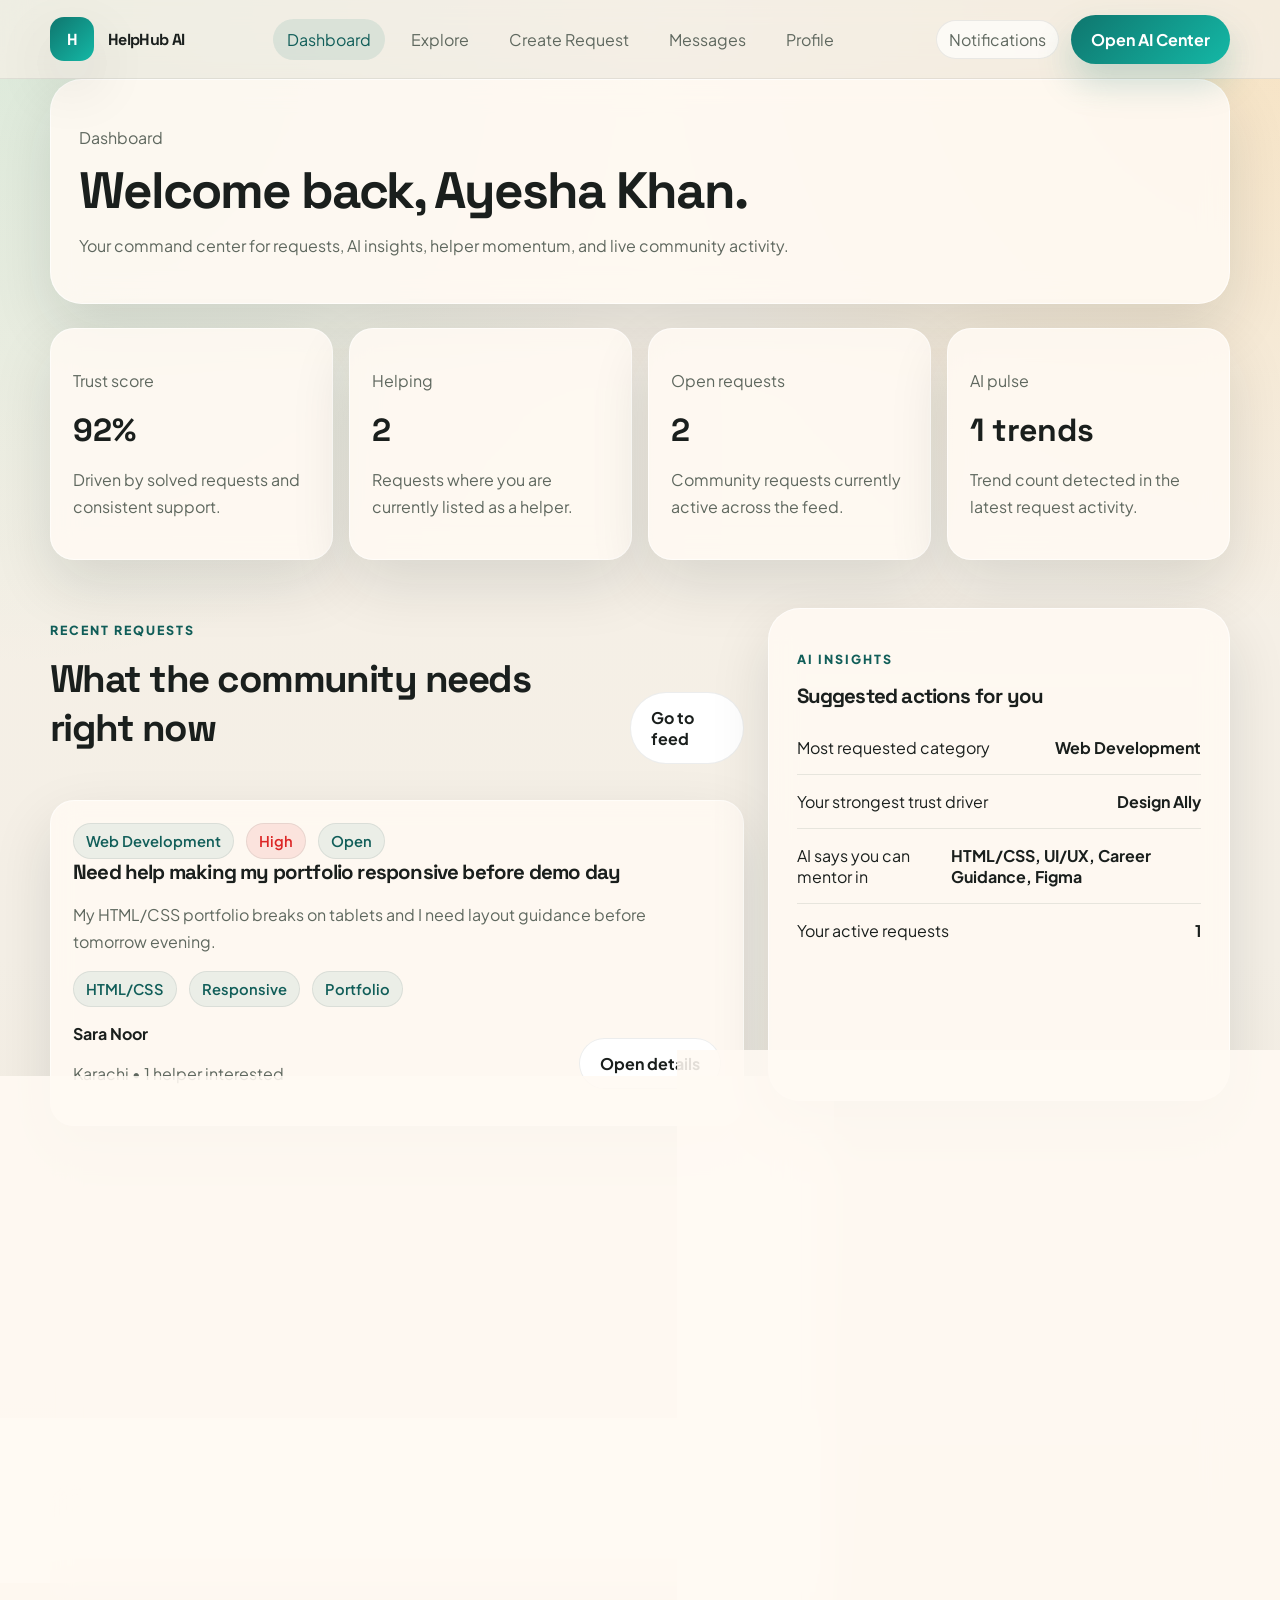
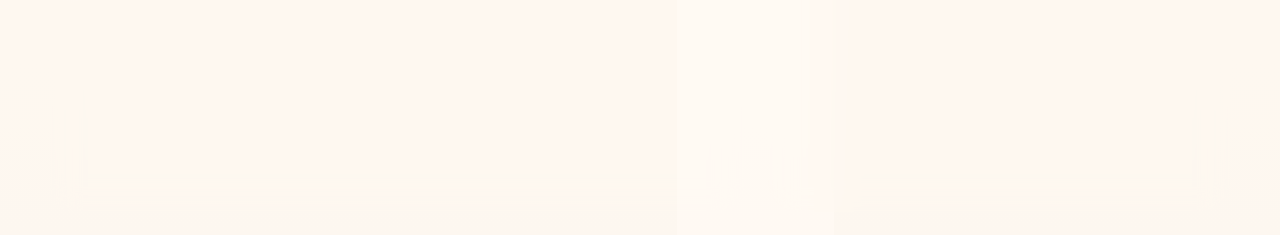
<file: Assets/dashboard.html>
<html lang="en">

<head>
     <meta charset="UTF-8">
     <meta name="viewport" content="width=device-width, initial-scale=1.0">
     <title>HelpHub AI | Dashboard</title>
     <link rel="preconnect" href="https://fonts.googleapis.com">
     <link rel="preconnect" href="https://fonts.gstatic.com" crossorigin="">
     <link href="https://fonts.googleapis.com/css2?family=Plus+Jakarta+Sans:wght@400;500;600;700;800&amp;family=Space+Grotesk:wght@500;700&amp;display=swap"
          rel="stylesheet">
     <link rel="stylesheet" href="../style.css">
     <style>
          ._button_10caf_25 {
               border-radius: 8px;
               border: unset;
               cursor: pointer;
               transition: .3s
          }

          ._button_10caf_25:disabled {
               opacity: .3;
               cursor: not-allowed
          }

          ._button_default_10caf_35 {
               background: transparent;
               color: #43434e
          }

          ._button_default_10caf_35:hover {
               background: #f3f4f7
          }

          ._button_default_10caf_35:active {
               background: #8e8e8e
          }

          ._button_default_10caf_35 ._svg_10caf_45 * {
               fill: #43434e
          }

          ._button_primary_10caf_48 {
               background: #007eff;
               color: #fff
          }

          ._button_primary_10caf_48:hover {
               background: #3398ff
          }

          ._button_primary_10caf_48:active {
               background: #66b2ff
          }

          ._button_primary_10caf_48 ._svg_10caf_45 * {
               fill: #fff
          }

          ._button_link_10caf_61 {
               background: transparent;
               color: #007eff
          }

          ._button_link_10caf_61:hover {
               color: #3398ff
          }

          ._button_link_10caf_61:active {
               color: #66b2ff
          }

          ._button_link_10caf_61 ._svg_10caf_45 * {
               fill: #007eff
          }

          ._button_link_10caf_61 ._svg_10caf_45 *:hover {
               fill: #3398ff
          }

          ._button_link_10caf_61 ._svg_10caf_45 *:active {
               fill: #66b2ff
          }

          ._button_large_10caf_80 {
               padding: 12px 16px
          }

          ._button_large_10caf_80 * {
               font-size: 16px
          }

          ._button_medium_10caf_86 {
               padding: 8px 16px
          }

          ._button_medium_10caf_86 * {
               font-size: 16px
          }

          ._button_small_10caf_92 {
               padding: 4px;
               min-height: 24px
          }

          ._button_small_10caf_92 * {
               font-size: 12px
          }

          ._flexBox_9xdww_14 {
               flex-flow: unset
          }

          ._gap_extraTiny_9xdww_18 {
               gap: 2px
          }

          ._gap_tiny_9xdww_22 {
               gap: 4px
          }

          ._gap_extraSmall_9xdww_26 {
               gap: 6px
          }

          ._gap_small_9xdww_30 {
               gap: 8px
          }

          ._gap_medium_9xdww_34 {
               gap: 16px
          }

          ._gap_normal_9xdww_38 {
               gap: 24px
          }

          ._gap_large_9xdww_42 {
               gap: 32px
          }

          ._gap_xLarge_9xdww_46 {
               gap: 48px
          }

          ._gap_xxLarge_9xdww_50 {
               gap: 56px
          }

          ._gap_extraLarge_9xdww_54 {
               gap: 64px
          }

          ._column_9xdww_58 {
               flex-direction: column !important
          }

          ._flexWrap_9xdww_62 {
               flex-wrap: wrap
          }

          ._popover_12uvb_1 {
               position: fixed;
               padding: 8px 10px;
               z-index: 2147483647;
               background: #31363de6;
               border-radius: 4px;
               color: #fff;
               font-size: 14px
          }

          ._buttons_12uvb_11 {
               position: fixed;
               top: 0;
               right: 0;
               padding: 8px;
               z-index: 2147483647
          }

          ._popup_hcu7e_1 {
               position: fixed;
               z-index: 2147483649;
               background: #ffffffe6;
               border-radius: 4px;
               color: #000;
               font-size: 14px;
               line-height: 1.286;
               width: 350px;
               -webkit-backdrop-filter: blur(2px);
               backdrop-filter: blur(2px);
               box-shadow: 0 0 7px -5px #000
          }

          ._popup_hcu7e_1:before {
               border-color: rgba(255, 255, 255, .9) transparent;
               border-width: 0 7px 7px 7px;
               left: 7px;
               top: -7px;
               border-style: solid;
               content: ".";
               display: block;
               height: 0;
               position: absolute;
               text-indent: -30000px;
               width: 0
          }

          ._color_hcu7e_27 {
               width: 20px;
               height: 20px;
               cursor: pointer;
               flex-shrink: 0
          }

          ._styleContainer_hcu7e_34 {
               white-space: nowrap;
               overflow: hidden;
               text-overflow: ellipsis
          }

          ._extraTiny_dg7lc_14 {
               padding: 2px
          }

          ._extraTinyVR_dg7lc_18 {
               padding-top: 2px;
               padding-bottom: 2px
          }

          ._extraTinyHR_dg7lc_23 {
               padding-left: 2px;
               padding-right: 2px
          }

          ._extraTinyTop_dg7lc_28 {
               padding-top: 2px
          }

          ._extraTinyRight_dg7lc_32 {
               padding-right: 2px
          }

          ._extraTinyBottom_dg7lc_36 {
               padding-bottom: 2px
          }

          ._extraTinyLeft_dg7lc_40 {
               padding-left: 2px
          }

          ._tiny_dg7lc_44 {
               padding: 4px
          }

          ._tinyVR_dg7lc_48 {
               padding-top: 4px;
               padding-bottom: 4px
          }

          ._tinyHR_dg7lc_53 {
               padding-left: 4px;
               padding-right: 4px
          }

          ._tinyTop_dg7lc_58 {
               padding-top: 4px
          }

          ._tinyRight_dg7lc_62 {
               padding-right: 4px
          }

          ._tinyBottom_dg7lc_66 {
               padding-bottom: 4px
          }

          ._tinyLeft_dg7lc_70 {
               padding-left: 4px
          }

          ._extraSmall_dg7lc_74 {
               padding: 6px
          }

          ._extraSmallVR_dg7lc_78 {
               padding-top: 6px;
               padding-bottom: 6px
          }

          ._extraSmallHR_dg7lc_83 {
               padding-left: 6px;
               padding-right: 6px
          }

          ._extraSmallTop_dg7lc_88 {
               padding-top: 6px
          }

          ._extraSmallRight_dg7lc_92 {
               padding-right: 6px
          }

          ._extraSmallBottom_dg7lc_96 {
               padding-bottom: 6px
          }

          ._extraSmallLeft_dg7lc_100 {
               padding-left: 6px
          }

          ._small_dg7lc_104 {
               padding: 8px
          }

          ._smallVR_dg7lc_108 {
               padding-top: 8px;
               padding-bottom: 8px
          }

          ._smallHR_dg7lc_113 {
               padding-left: 8px;
               padding-right: 8px
          }

          ._smallTop_dg7lc_118 {
               padding-top: 8px
          }

          ._smallRight_dg7lc_122 {
               padding-right: 8px
          }

          ._smallBottom_dg7lc_126 {
               padding-bottom: 8px
          }

          ._smallLeft_dg7lc_130 {
               padding-left: 8px
          }

          ._medium_dg7lc_134 {
               padding: 16px
          }

          ._mediumVR_dg7lc_138 {
               padding-top: 16px;
               padding-bottom: 16px
          }

          ._mediumHR_dg7lc_143 {
               padding-left: 16px;
               padding-right: 16px
          }

          ._mediumTop_dg7lc_148 {
               padding-top: 16px
          }

          ._mediumRight_dg7lc_152 {
               padding-right: 16px
          }

          ._mediumBottom_dg7lc_156 {
               padding-bottom: 16px
          }

          ._mediumLeft_dg7lc_160 {
               padding-left: 16px
          }

          ._normal_dg7lc_164 {
               padding: 24px
          }

          ._normalVR_dg7lc_168 {
               padding-top: 24px;
               padding-bottom: 24px
          }

          ._normalHR_dg7lc_173 {
               padding-left: 24px;
               padding-right: 24px
          }

          ._normalTop_dg7lc_178 {
               padding-top: 24px
          }

          ._normalRight_dg7lc_182 {
               padding-right: 24px
          }

          ._normalBottom_dg7lc_186 {
               padding-bottom: 24px
          }

          ._normalLeft_dg7lc_190 {
               padding-left: 24px
          }

          ._large_dg7lc_194 {
               padding: 32px
          }

          ._largeVR_dg7lc_198 {
               padding-top: 32px;
               padding-bottom: 32px
          }

          ._largeHR_dg7lc_203 {
               padding-left: 32px;
               padding-right: 32px
          }

          ._largeTop_dg7lc_208 {
               padding-top: 32px
          }

          ._largeRight_dg7lc_212 {
               padding-right: 32px
          }

          ._largeBottom_dg7lc_216 {
               padding-bottom: 32px
          }

          ._largeLeft_dg7lc_220 {
               padding-left: 32px
          }

          ._xLarge_dg7lc_224 {
               padding: 48px
          }

          ._xLargeVR_dg7lc_228 {
               padding-top: 48px;
               padding-bottom: 48px
          }

          ._xLargeHR_dg7lc_233 {
               padding-left: 48px;
               padding-right: 48px
          }

          ._xLargeTop_dg7lc_238 {
               padding-top: 48px
          }

          ._xLargeRight_dg7lc_242 {
               padding-right: 48px
          }

          ._xLargeBottom_dg7lc_246 {
               padding-bottom: 48px
          }

          ._xLargeLeft_dg7lc_250 {
               padding-left: 48px
          }

          ._xxLarge_dg7lc_254 {
               padding: 56px
          }

          ._xxLargeVR_dg7lc_258 {
               padding-top: 56px;
               padding-bottom: 56px
          }

          ._xxLargeHR_dg7lc_263 {
               padding-left: 56px;
               padding-right: 56px
          }

          ._xxLargeTop_dg7lc_268 {
               padding-top: 56px
          }

          ._xxLargeRight_dg7lc_272 {
               padding-right: 56px
          }

          ._xxLargeBottom_dg7lc_276 {
               padding-bottom: 56px
          }

          ._xxLargeLeft_dg7lc_280 {
               padding-left: 56px
          }

          ._extraLarge_dg7lc_284 {
               padding: 64px
          }

          ._extraLargeVR_dg7lc_288 {
               padding-top: 64px;
               padding-bottom: 64px
          }

          ._extraLargeHR_dg7lc_293 {
               padding-left: 64px;
               padding-right: 64px
          }

          ._extraLargeTop_dg7lc_298 {
               padding-top: 64px
          }

          ._extraLargeRight_dg7lc_302 {
               padding-right: 64px
          }

          ._extraLargeBottom_dg7lc_306 {
               padding-bottom: 64px
          }

          ._extraLargeLeft_dg7lc_310 {
               padding-left: 64px
          }

          ._size_tiny_ldink_23,
          ._size_tiny_ldink_23 * {
               font-size: 12px
          }

          ._size_small_ldink_27,
          ._size_small_ldink_27 * {
               font-size: 16px
          }

          ._size_medium_ldink_31,
          ._size_medium_ldink_31 * {
               font-size: 18px
          }

          ._size_large_ldink_35,
          ._size_large_ldink_35 * {
               font-size: 32px
          }

          ._weight_thin_ldink_39,
          ._weight_thin_ldink_39 * {
               font-weight: 100
          }

          ._weight_extraLight_ldink_43,
          ._weight_extraLight_ldink_43 * {
               font-weight: 200
          }

          ._weight_light_ldink_47,
          ._weight_light_ldink_47 * {
               font-weight: 300
          }

          ._weight_normal_ldink_51,
          ._weight_normal_ldink_51 * {
               font-weight: 400
          }

          ._weight_medium_ldink_55,
          ._weight_medium_ldink_55 * {
               font-weight: 500
          }

          ._weight_semiBold_ldink_59,
          ._weight_semiBold_ldink_59 * {
               font-weight: 600
          }

          ._weight_bold_ldink_63,
          ._weight_bold_ldink_63 * {
               font-weight: 700
          }

          ._weight_extraBold_ldink_67,
          ._weight_extraBold_ldink_67 * {
               font-weight: 800
          }

          ._lineHeight_ldink_71 {
               line-height: 100%
          }

          ._secondary_ldink_75 {
               color: #8e8e8e
          }

          ._modal_ib2ay_25 {
               position: fixed;
               top: 0;
               left: 0;
               width: 100%;
               height: 100%;
               display: flex;
               justify-content: center;
               align-items: center;
               z-index: 2147483649
          }

          ._modal_ib2ay_25 ._background_ib2ay_36 {
               position: absolute;
               top: 0;
               left: 0;
               width: 100%;
               height: 100%;
               transition: .3s;
               opacity: 0;
               overflow: auto;
               background-color: color-mix(in srgb, #000000 60%, white 0%);
               -webkit-backdrop-filter: blur(2px);
               backdrop-filter: blur(2px)
          }

          ._modal_ib2ay_25 ._window_ib2ay_48 {
               min-width: 280px;
               max-width: 560px;
               background: #fff;
               border-radius: 6px;
               padding: 16px;
               z-index: 1;
               position: relative;
               opacity: 0;
               transform: scale(.01);
               transition: .3s;
               display: flex;
               flex-direction: column;
               box-shadow: 0 2px 6px 2px #00000026, 0 1px 2px #0000004d;
               overflow: auto
          }

          ._modal_ib2ay_25 ._window_ib2ay_48 ._loading_ib2ay_64 {
               position: absolute;
               width: 100%;
               height: 100%;
               top: 0;
               left: 0;
               background: #000000b3
          }

          ._modal_ib2ay_25 ._window_ib2ay_48 ._loading_ib2ay_64 img {
               width: 100px
          }

          ._modal_visible_ib2ay_76 ._background_ib2ay_36 {
               opacity: 1
          }

          ._modal_visible_ib2ay_76 ._window_ib2ay_48 {
               opacity: 1;
               transform: scale(1)
          }

          ._modal_hidden_ib2ay_83 ._background_ib2ay_36 {
               opacity: 0
          }

          ._modal_hidden_ib2ay_83 ._window_ib2ay_48 {
               opacity: 0;
               transform: scale(.01)
          }

          ._modal_hiddenDone_ib2ay_90 ._background_ib2ay_36 {
               opacity: 0
          }

          ._modal_hiddenDone_ib2ay_90 ._window_ib2ay_48 {
               opacity: 0;
               transform: scale(.01)
          }

          ._color_13dyv_1 {
               padding: 0 8px;
               border-radius: 8px;
               width: 100%;
               box-shadow: 0 0 7px -5px #000;
               font-weight: 800;
               flex-shrink: 0
          }
     </style>
</head>

<body data-page="dashboard" cz-shortcut-listen="true">
     <div class="site-shell">
          <header class="header">
               <div class="container nav">
                    <a class="brand" href="#"><span class="brand-logo">H</span><span>HelpHub AI</span></a>
                    <nav class="nav-links">
                         <a data-nav="dashboard" href="#" class="active">Dashboard</a>
                         <a href="./Explore.html">Explore</a>
                         <a href="./create-requests.html">Create Request</a>
                         <a href="./messages.html">Messages</a>
                         <a href="./profile.html">Profile</a>
                    </nav>
                    <div class="nav-actions"><a class="community" href="./notifications.html">Notifications</a><a
                              class="btn btn-primary" href="./AI-center.html">Open AI Center</a></div>
               </div>
          </header>
          <main class="container">
               <section class="page-hero">
                    <div class="area">
                         <p class="coding">Dashboard</p>
                         <h1 style="font-size: clamp(2.3rem, 4vw, 4.2rem);">Welcome back, <span
                                   data-dashboard-name="">Ayesha Khan</span>.</h1>
                         <p>Your command center for requests, AI insights, helper momentum, and live community activity.
                         </p>
                    </div>
               </section>
               <section class="mini-grid section">
                    <div class="analytics-card">
                         <p class="coding">Trust score</p>
                         <div class="analytics-value" data-stat-trust="">92%</div>
                         <p>Driven by solved requests and consistent support.</p>
                    </div>
                    <div class="analytics-card">
                         <p class="coding">Helping</p>
                         <div class="analytics-value" data-stat-helping="">2</div>
                         <p>Requests where you are currently listed as a helper.</p>
                    </div>
                    <div class="analytics-card">
                         <p class="coding">Open requests</p>
                         <div class="analytics-value" data-stat-open="">2</div>
                         <p>Community requests currently active across the feed.</p>
                    </div>
                    <div class="analytics-card">
                         <p class="coding">AI pulse</p>
                         <div class="analytics-value" data-stat-insights="">1 trends</div>
                         <p>Trend count detected in the latest request activity.</p>
                    </div>
               </section>
               <section class="dashboard-grid section">
                    <div class="cards">
                         <div class="section-head">
                              <div>
                                   <p class="core">Recent requests</p>
                                   <h2>What the community needs right now</h2>
                              </div><a class="btn btn-secondary" href="./Explore.html">Go to feed</a>
                         </div>
                         <div class="cards" data-dashboard-requests="">
                              <article class="card-request fade-in">
                                   <div class="card-somedetails">
                                        <span class="tag">Web Development</span>
                                        <span class="tag red">High</span>
                                        <span class="tag ">Open</span>
                                   </div>
                                   <h3>Need help making my portfolio responsive before demo day</h3>
                                   <p>My HTML/CSS portfolio breaks on tablets and I need layout guidance before tomorrow
                                        evening.</p>
                                   <div class="tag-row"><span class="tag">HTML/CSS</span><span
                                             class="tag">Responsive</span><span class="tag">Portfolio</span></div>
                                   <div class="list-item" style="padding-bottom:0;border-bottom:0;">
                                        <div>
                                             <strong>Sara Noor</strong>
                                             <p>Karachi • 1 helper interested</p>
                                        </div>
                                        <a class="btn btn-secondary" href="./request-1.html">Open
                                             details</a>
                                   </div>
                              </article>

                              <article class="card-request fade-in">
                                   <div class="card-somedetails">
                                        <span class="tag">Design</span>
                                        <span class="tag ">Medium</span>
                                        <span class="tag ">Open</span>
                                   </div>
                                   <h3>Looking for Figma feedback on a volunteer event poster</h3>
                                   <p>I have a draft poster for a campus community event and want sharper hierarchy,
                                        spacing, and CTA copy.</p>
                                   <div class="tag-row"><span class="tag">Figma</span><span
                                             class="tag">Poster</span><span class="tag">Design Review</span></div>
                                   <div class="list-item" style="padding-bottom:0;border-bottom:0;">
                                        <div>
                                             <strong>Ayesha Khan</strong>
                                             <p>Lahore • 1 helper interested</p>
                                        </div>
                                        <a class="btn btn-secondary" href="./request-2.html">Open
                                             details</a>
                                   </div>
                              </article>

                              <article class="card-request fade-in">
                                   <div class="card-somedetails">
                                        <span class="tag">Career</span>
                                        <span class="tag ">Low</span>
                                        <span class="tag green">Solved</span>
                                   </div>
                                   <h3>Need mock interview support for internship applications</h3>
                                   <p>Applying to frontend internships and need someone to practice behavioral and
                                        technical interview questions with me.</p>
                                   <div class="tag-row"><span class="tag">Interview Prep</span><span
                                             class="tag">Career</span><span class="tag">Frontend</span></div>
                                   <div class="list-item" style="padding-bottom:0;border-bottom:0;">
                                        <div>
                                             <strong>Sara Noor</strong>
                                             <p>Remote • 2 helpers interested</p>
                                        </div>
                                        <a class="btn btn-secondary" href="./request-3.html">Open
                                             details</a>
                                   </div>
                              </article>
                         </div>
                    </div>
                    <div class="cards">
                         <div class="area">
                              <p class="core">AI insights</p>
                              <h3>Suggested actions for you</h3>
                              <div data-dashboard-ai="">
                                   <div class="metric"><span>Most requested category</span><strong>Web
                                             Development</strong></div>
                                   <div class="metric"><span>Your strongest trust driver</span><strong>Design
                                             Ally</strong></div>
                                   <div class="metric"><span>AI says you can mentor in</span><strong>HTML/CSS, UI/UX,
                                             Career Guidance, Figma</strong></div>
                                   <div class="metric"><span>Your active requests</span><strong>1</strong></div>
                              </div>
                         </div>
                         <div class="area">
                              <p class="core">Notifications</p>
                              <h3>Latest updates</h3>
                              <div class="notif-list" data-dashboard-notes="">
                                   <div class="notif-item">
                                        <div><strong>New helper matched to your responsive portfolio request</strong>
                                             <p>Match • 12 min ago</p>
                                        </div><span class="tag red">Unread</span>
                                   </div>

                                   <div class="notif-item">
                                        <div><strong>Your trust score increased after a solved request</strong>
                                             <p>Reputation • 1 hr ago</p>
                                        </div><span class="tag red">Unread</span>
                                   </div>

                                   <div class="notif-item">
                                        <div><strong>AI Center detected rising demand for interview prep</strong>
                                             <p>Insight • Today</p>
                                        </div><span class="tag ">Read</span>
                                   </div>
                              </div>
                         </div>
                    </div>
               </section>
          </main>
     </div>


</body>
<div></div>

</html>
</file>
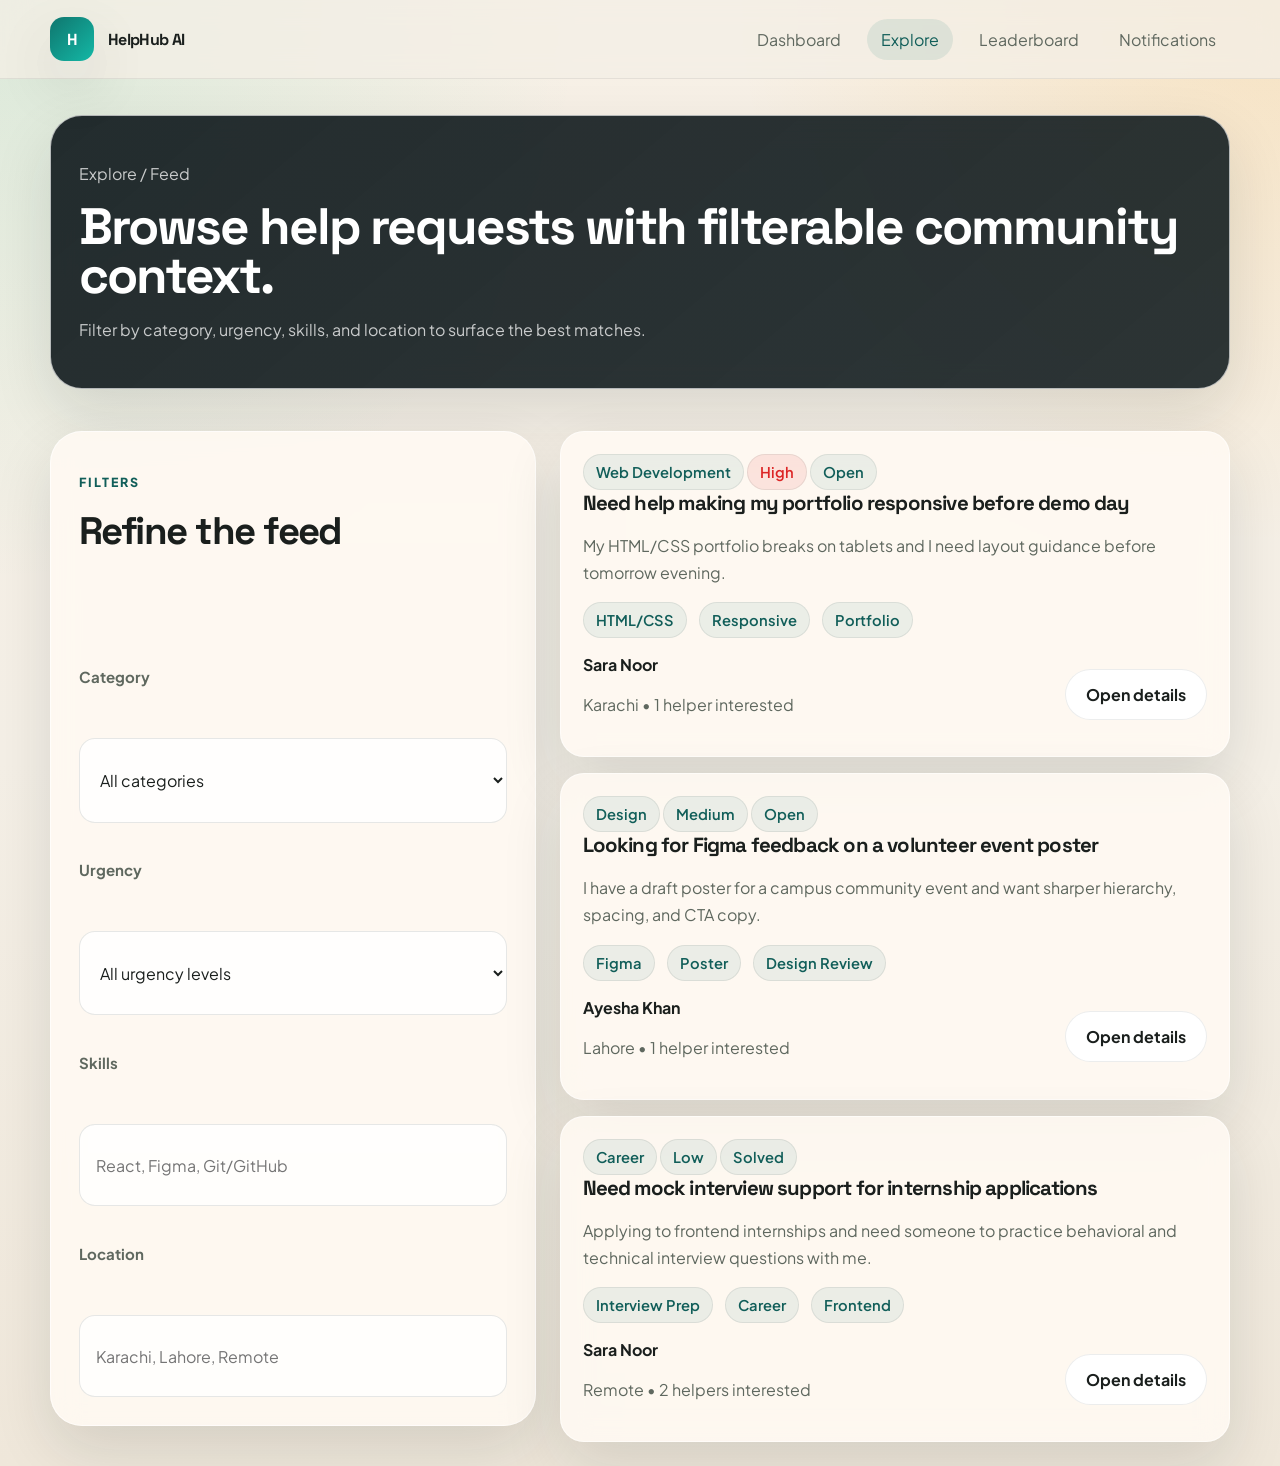
<file: Assets/Explore.html>
<html lang="en">

<head>
     <meta charset="UTF-8">
     <meta name="viewport" content="width=device-width, initial-scale=1.0">
     <title>HelpHub AI | Explore Requests</title>
     <link rel="preconnect" href="https://fonts.googleapis.com">
     <link rel="preconnect" href="https://fonts.gstatic.com" crossorigin="">
     <link href="https://fonts.googleapis.com/css2?family=Plus+Jakarta+Sans:wght@400;500;600;700;800&amp;family=Space+Grotesk:wght@500;700&amp;display=swap"
          rel="stylesheet">
     <link rel="stylesheet" href="../style.css">
     <style>
          ._button_10caf_25 {
               border-radius: 8px;
               border: unset;
               cursor: pointer;
               transition: .3s
          }

          ._button_10caf_25:disabled {
               opacity: .3;
               cursor: not-allowed
          }

          ._button_default_10caf_35 {
               background: transparent;
               color: #43434e
          }

          ._button_default_10caf_35:hover {
               background: #f3f4f7
          }

          ._button_default_10caf_35:active {
               background: #8e8e8e
          }

          ._button_default_10caf_35 ._svg_10caf_45 * {
               fill: #43434e
          }

          ._button_primary_10caf_48 {
               background: #007eff;
               color: #fff
          }

          ._button_primary_10caf_48:hover {
               background: #3398ff
          }

          ._button_primary_10caf_48:active {
               background: #66b2ff
          }

          ._button_primary_10caf_48 ._svg_10caf_45 * {
               fill: #fff
          }

          ._button_link_10caf_61 {
               background: transparent;
               color: #007eff
          }

          ._button_link_10caf_61:hover {
               color: #3398ff
          }

          ._button_link_10caf_61:active {
               color: #66b2ff
          }

          ._button_link_10caf_61 ._svg_10caf_45 * {
               fill: #007eff
          }

          ._button_link_10caf_61 ._svg_10caf_45 *:hover {
               fill: #3398ff
          }

          ._button_link_10caf_61 ._svg_10caf_45 *:active {
               fill: #66b2ff
          }

          ._button_large_10caf_80 {
               padding: 12px 16px
          }

          ._button_large_10caf_80 * {
               font-size: 16px
          }

          ._button_medium_10caf_86 {
               padding: 8px 16px
          }

          ._button_medium_10caf_86 * {
               font-size: 16px
          }

          ._button_small_10caf_92 {
               padding: 4px;
               min-height: 24px
          }

          ._button_small_10caf_92 * {
               font-size: 12px
          }

          ._flexBox_9xdww_14 {
               flex-flow: unset
          }

          ._gap_extraTiny_9xdww_18 {
               gap: 2px
          }

          ._gap_tiny_9xdww_22 {
               gap: 4px
          }

          ._gap_extraSmall_9xdww_26 {
               gap: 6px
          }

          ._gap_small_9xdww_30 {
               gap: 8px
          }

          ._gap_medium_9xdww_34 {
               gap: 16px
          }

          ._gap_normal_9xdww_38 {
               gap: 24px
          }

          ._gap_large_9xdww_42 {
               gap: 32px
          }

          ._gap_xLarge_9xdww_46 {
               gap: 48px
          }

          ._gap_xxLarge_9xdww_50 {
               gap: 56px
          }

          ._gap_extraLarge_9xdww_54 {
               gap: 64px
          }

          ._column_9xdww_58 {
               flex-direction: column !important
          }

          ._flexWrap_9xdww_62 {
               flex-wrap: wrap
          }

          ._popover_12uvb_1 {
               position: fixed;
               padding: 8px 10px;
               z-index: 2147483647;
               background: #31363de6;
               border-radius: 4px;
               color: #fff;
               font-size: 14px
          }

          ._buttons_12uvb_11 {
               position: fixed;
               top: 0;
               right: 0;
               padding: 8px;
               z-index: 2147483647
          }

          ._popup_hcu7e_1 {
               position: fixed;
               z-index: 2147483649;
               background: #ffffffe6;
               border-radius: 4px;
               color: #000;
               font-size: 14px;
               line-height: 1.286;
               width: 350px;
               -webkit-backdrop-filter: blur(2px);
               backdrop-filter: blur(2px);
               box-shadow: 0 0 7px -5px #000
          }

          ._popup_hcu7e_1:before {
               border-color: rgba(255, 255, 255, .9) transparent;
               border-width: 0 7px 7px 7px;
               left: 7px;
               top: -7px;
               border-style: solid;
               content: ".";
               display: block;
               height: 0;
               position: absolute;
               text-indent: -30000px;
               width: 0
          }

          ._color_hcu7e_27 {
               width: 20px;
               height: 20px;
               cursor: pointer;
               flex-shrink: 0
          }

          ._styleContainer_hcu7e_34 {
               white-space: nowrap;
               overflow: hidden;
               text-overflow: ellipsis
          }

          ._extraTiny_dg7lc_14 {
               padding: 2px
          }

          ._extraTinyVR_dg7lc_18 {
               padding-top: 2px;
               padding-bottom: 2px
          }

          ._extraTinyHR_dg7lc_23 {
               padding-left: 2px;
               padding-right: 2px
          }

          ._extraTinyTop_dg7lc_28 {
               padding-top: 2px
          }

          ._extraTinyRight_dg7lc_32 {
               padding-right: 2px
          }

          ._extraTinyBottom_dg7lc_36 {
               padding-bottom: 2px
          }

          ._extraTinyLeft_dg7lc_40 {
               padding-left: 2px
          }

          ._tiny_dg7lc_44 {
               padding: 4px
          }

          ._tinyVR_dg7lc_48 {
               padding-top: 4px;
               padding-bottom: 4px
          }

          ._tinyHR_dg7lc_53 {
               padding-left: 4px;
               padding-right: 4px
          }

          ._tinyTop_dg7lc_58 {
               padding-top: 4px
          }

          ._tinyRight_dg7lc_62 {
               padding-right: 4px
          }

          ._tinyBottom_dg7lc_66 {
               padding-bottom: 4px
          }

          ._tinyLeft_dg7lc_70 {
               padding-left: 4px
          }

          ._extraSmall_dg7lc_74 {
               padding: 6px
          }

          ._extraSmallVR_dg7lc_78 {
               padding-top: 6px;
               padding-bottom: 6px
          }

          ._extraSmallHR_dg7lc_83 {
               padding-left: 6px;
               padding-right: 6px
          }

          ._extraSmallTop_dg7lc_88 {
               padding-top: 6px
          }

          ._extraSmallRight_dg7lc_92 {
               padding-right: 6px
          }

          ._extraSmallBottom_dg7lc_96 {
               padding-bottom: 6px
          }

          ._extraSmallLeft_dg7lc_100 {
               padding-left: 6px
          }

          ._small_dg7lc_104 {
               padding: 8px
          }

          ._smallVR_dg7lc_108 {
               padding-top: 8px;
               padding-bottom: 8px
          }

          ._smallHR_dg7lc_113 {
               padding-left: 8px;
               padding-right: 8px
          }

          ._smallTop_dg7lc_118 {
               padding-top: 8px
          }

          ._smallRight_dg7lc_122 {
               padding-right: 8px
          }

          ._smallBottom_dg7lc_126 {
               padding-bottom: 8px
          }

          ._smallLeft_dg7lc_130 {
               padding-left: 8px
          }

          ._medium_dg7lc_134 {
               padding: 16px
          }

          ._mediumVR_dg7lc_138 {
               padding-top: 16px;
               padding-bottom: 16px
          }

          ._mediumHR_dg7lc_143 {
               padding-left: 16px;
               padding-right: 16px
          }

          ._mediumTop_dg7lc_148 {
               padding-top: 16px
          }

          ._mediumRight_dg7lc_152 {
               padding-right: 16px
          }

          ._mediumBottom_dg7lc_156 {
               padding-bottom: 16px
          }

          ._mediumLeft_dg7lc_160 {
               padding-left: 16px
          }

          ._normal_dg7lc_164 {
               padding: 24px
          }

          ._normalVR_dg7lc_168 {
               padding-top: 24px;
               padding-bottom: 24px
          }

          ._normalHR_dg7lc_173 {
               padding-left: 24px;
               padding-right: 24px
          }

          ._normalTop_dg7lc_178 {
               padding-top: 24px
          }

          ._normalRight_dg7lc_182 {
               padding-right: 24px
          }

          ._normalBottom_dg7lc_186 {
               padding-bottom: 24px
          }

          ._normalLeft_dg7lc_190 {
               padding-left: 24px
          }

          ._large_dg7lc_194 {
               padding: 32px
          }

          ._largeVR_dg7lc_198 {
               padding-top: 32px;
               padding-bottom: 32px
          }

          ._largeHR_dg7lc_203 {
               padding-left: 32px;
               padding-right: 32px
          }

          ._largeTop_dg7lc_208 {
               padding-top: 32px
          }

          ._largeRight_dg7lc_212 {
               padding-right: 32px
          }

          ._largeBottom_dg7lc_216 {
               padding-bottom: 32px
          }

          ._largeLeft_dg7lc_220 {
               padding-left: 32px
          }

          ._xLarge_dg7lc_224 {
               padding: 48px
          }

          ._xLargeVR_dg7lc_228 {
               padding-top: 48px;
               padding-bottom: 48px
          }

          ._xLargeHR_dg7lc_233 {
               padding-left: 48px;
               padding-right: 48px
          }

          ._xLargeTop_dg7lc_238 {
               padding-top: 48px
          }

          ._xLargeRight_dg7lc_242 {
               padding-right: 48px
          }

          ._xLargeBottom_dg7lc_246 {
               padding-bottom: 48px
          }

          ._xLargeLeft_dg7lc_250 {
               padding-left: 48px
          }

          ._xxLarge_dg7lc_254 {
               padding: 56px
          }

          ._xxLargeVR_dg7lc_258 {
               padding-top: 56px;
               padding-bottom: 56px
          }

          ._xxLargeHR_dg7lc_263 {
               padding-left: 56px;
               padding-right: 56px
          }

          ._xxLargeTop_dg7lc_268 {
               padding-top: 56px
          }

          ._xxLargeRight_dg7lc_272 {
               padding-right: 56px
          }

          ._xxLargeBottom_dg7lc_276 {
               padding-bottom: 56px
          }

          ._xxLargeLeft_dg7lc_280 {
               padding-left: 56px
          }

          ._extraLarge_dg7lc_284 {
               padding: 64px
          }

          ._extraLargeVR_dg7lc_288 {
               padding-top: 64px;
               padding-bottom: 64px
          }

          ._extraLargeHR_dg7lc_293 {
               padding-left: 64px;
               padding-right: 64px
          }

          ._extraLargeTop_dg7lc_298 {
               padding-top: 64px
          }

          ._extraLargeRight_dg7lc_302 {
               padding-right: 64px
          }

          ._extraLargeBottom_dg7lc_306 {
               padding-bottom: 64px
          }

          ._extraLargeLeft_dg7lc_310 {
               padding-left: 64px
          }

          ._size_tiny_ldink_23,
          ._size_tiny_ldink_23 * {
               font-size: 12px
          }

          ._size_small_ldink_27,
          ._size_small_ldink_27 * {
               font-size: 16px
          }

          ._size_medium_ldink_31,
          ._size_medium_ldink_31 * {
               font-size: 18px
          }

          ._size_large_ldink_35,
          ._size_large_ldink_35 * {
               font-size: 32px
          }

          ._weight_thin_ldink_39,
          ._weight_thin_ldink_39 * {
               font-weight: 100
          }

          ._weight_extraLight_ldink_43,
          ._weight_extraLight_ldink_43 * {
               font-weight: 200
          }

          ._weight_light_ldink_47,
          ._weight_light_ldink_47 * {
               font-weight: 300
          }

          ._weight_normal_ldink_51,
          ._weight_normal_ldink_51 * {
               font-weight: 400
          }

          ._weight_medium_ldink_55,
          ._weight_medium_ldink_55 * {
               font-weight: 500
          }

          ._weight_semiBold_ldink_59,
          ._weight_semiBold_ldink_59 * {
               font-weight: 600
          }

          ._weight_bold_ldink_63,
          ._weight_bold_ldink_63 * {
               font-weight: 700
          }

          ._weight_extraBold_ldink_67,
          ._weight_extraBold_ldink_67 * {
               font-weight: 800
          }

          ._lineHeight_ldink_71 {
               line-height: 100%
          }

          ._secondary_ldink_75 {
               color: #8e8e8e
          }

          ._modal_ib2ay_25 {
               position: fixed;
               top: 0;
               left: 0;
               width: 100%;
               height: 100%;
               display: flex;
               justify-content: center;
               align-items: center;
               z-index: 2147483649
          }

          ._modal_ib2ay_25 ._background_ib2ay_36 {
               position: absolute;
               top: 0;
               left: 0;
               width: 100%;
               height: 100%;
               transition: .3s;
               opacity: 0;
               overflow: auto;
               background-color: color-mix(in srgb, #000000 60%, white 0%);
               -webkit-backdrop-filter: blur(2px);
               backdrop-filter: blur(2px)
          }

          ._modal_ib2ay_25 ._window_ib2ay_48 {
               min-width: 280px;
               max-width: 560px;
               background: #fff;
               border-radius: 6px;
               padding: 16px;
               z-index: 1;
               position: relative;
               opacity: 0;
               transform: scale(.01);
               transition: .3s;
               display: flex;
               flex-direction: column;
               box-shadow: 0 2px 6px 2px #00000026, 0 1px 2px #0000004d;
               overflow: auto
          }

          ._modal_ib2ay_25 ._window_ib2ay_48 ._loading_ib2ay_64 {
               position: absolute;
               width: 100%;
               height: 100%;
               top: 0;
               left: 0;
               background: #000000b3
          }

          ._modal_ib2ay_25 ._window_ib2ay_48 ._loading_ib2ay_64 img {
               width: 100px
          }

          ._modal_visible_ib2ay_76 ._background_ib2ay_36 {
               opacity: 1
          }

          ._modal_visible_ib2ay_76 ._window_ib2ay_48 {
               opacity: 1;
               transform: scale(1)
          }

          ._modal_hidden_ib2ay_83 ._background_ib2ay_36 {
               opacity: 0
          }

          ._modal_hidden_ib2ay_83 ._window_ib2ay_48 {
               opacity: 0;
               transform: scale(.01)
          }

          ._modal_hiddenDone_ib2ay_90 ._background_ib2ay_36 {
               opacity: 0
          }

          ._modal_hiddenDone_ib2ay_90 ._window_ib2ay_48 {
               opacity: 0;
               transform: scale(.01)
          }

          ._color_13dyv_1 {
               padding: 0 8px;
               border-radius: 8px;
               width: 100%;
               box-shadow: 0 0 7px -5px #000;
               font-weight: 800;
               flex-shrink: 0
          }
     </style>
</head>

<body data-page="explore" cz-shortcut-listen="true">
     <header class="header">
          <div class="container nav">
               <a class="brand" href="#"><span class="brand-logo">H</span><span>HelpHub AI</span></a>
               <nav class="nav-links"><a href="./dashboard.html">Dashboard</a><a data-nav="explore" href="#"
                         class="active">Explore</a><a href="./leaderboard.html">Leaderboard</a><a
                         href="./notifications.html">Notifications</a></nav>
          </div>
     </header>
     <main class="container">
          <section class="hero-page">
               <div class="area">
                    <p class="coding">Explore / Feed</p>
                    <h1 style="font-size: clamp(2.2rem, 4vw, 4rem);">Browse help requests with filterable community
                         context.</h1>
                    <p>Filter by category, urgency, skills, and location to surface the best matches.</p>
               </div>
          </section>
          <section class="form-section section">
               <form class="area cards" data-filter-form="">
                    <div>
                         <p class="core">Filters</p>
                         <h2>Refine the feed</h2>
                    </div>
                    <div class="field"><label>Category</label><select name="category">
                              <option value="">All categories</option>
                              <option>Web Development</option>
                              <option>Design</option>
                              <option>Career</option>
                              <option>Academics</option>
                              <option>Content</option>
                              <option>Community</option>
                         </select></div>
                    <div class="field"><label>Urgency</label><select name="urgency">
                              <option value="">All urgency levels</option>
                              <option>Critical</option>
                              <option>High</option>
                              <option>Medium</option>
                              <option>Low</option>
                         </select></div>
                    <div class="field"><label>Skills</label><input name="skill" type="text"
                              placeholder="React, Figma, Git/GitHub"></div>
                    <div class="field"><label>Location</label><input name="location" type="text"
                              placeholder="Karachi, Lahore, Remote"></div>
               </form>
               <div class="cards" data-feed-results="">
                    <article class="card-request fade-in">
                         <div class="card-meta">
                              <span class="tag">Web Development</span>
                              <span class="tag red">High</span>
                              <span class="tag ">Open</span>
                         </div>
                         <h3>Need help making my portfolio responsive before demo day</h3>
                         <p>My HTML/CSS portfolio breaks on tablets and I need layout guidance before tomorrow evening.
                         </p>
                         <div class="tag-row"><span class="tag">HTML/CSS</span><span class="tag">Responsive</span><span
                                   class="tag">Portfolio</span></div>
                         <div class="list-item" style="padding-bottom:0;border-bottom:0;">
                              <div>
                                   <strong>Sara Noor</strong>
                                   <p>Karachi • 1 helper interested</p>
                              </div>
                              <a class="btn btn-secondary" href="./request-1.html">Open details</a>
                         </div>
                    </article>

                    <article class="card-request fade-in">
                         <div class="card-meta">
                              <span class="tag">Design</span>
                              <span class="tag ">Medium</span>
                              <span class="tag ">Open</span>
                         </div>
                         <h3>Looking for Figma feedback on a volunteer event poster</h3>
                         <p>I have a draft poster for a campus community event and want sharper hierarchy, spacing, and
                              CTA copy.</p>
                         <div class="tag-row"><span class="tag">Figma</span><span class="tag">Poster</span><span
                                   class="tag">Design Review</span></div>
                         <div class="list-item" style="padding-bottom:0;border-bottom:0;">
                              <div>
                                   <strong>Ayesha Khan</strong>
                                   <p>Lahore • 1 helper interested</p>
                              </div>
                              <a class="btn btn-secondary" href="./request-2.html">Open details</a>
                         </div>
                    </article>

                    <article class="card-request fade-in">
                         <div class="card-meta">
                              <span class="tag">Career</span>
                              <span class="tag ">Low</span>
                              <span class="tag success">Solved</span>
                         </div>
                         <h3>Need mock interview support for internship applications</h3>
                         <p>Applying to frontend internships and need someone to practice behavioral and technical
                              interview questions with me.</p>
                         <div class="tag-row"><span class="tag">Interview Prep</span><span
                                   class="tag">Career</span><span class="tag">Frontend</span></div>
                         <div class="list-item" style="padding-bottom:0;border-bottom:0;">
                              <div>
                                   <strong>Sara Noor</strong>
                                   <p>Remote • 2 helpers interested</p>
                              </div>
                              <a class="btn btn-secondary" href="./request-3.html">Open details</a>
                         </div>
                    </article>
               </div>
          </section>
     </main>


</body>
<div></div>

</html>
</file>
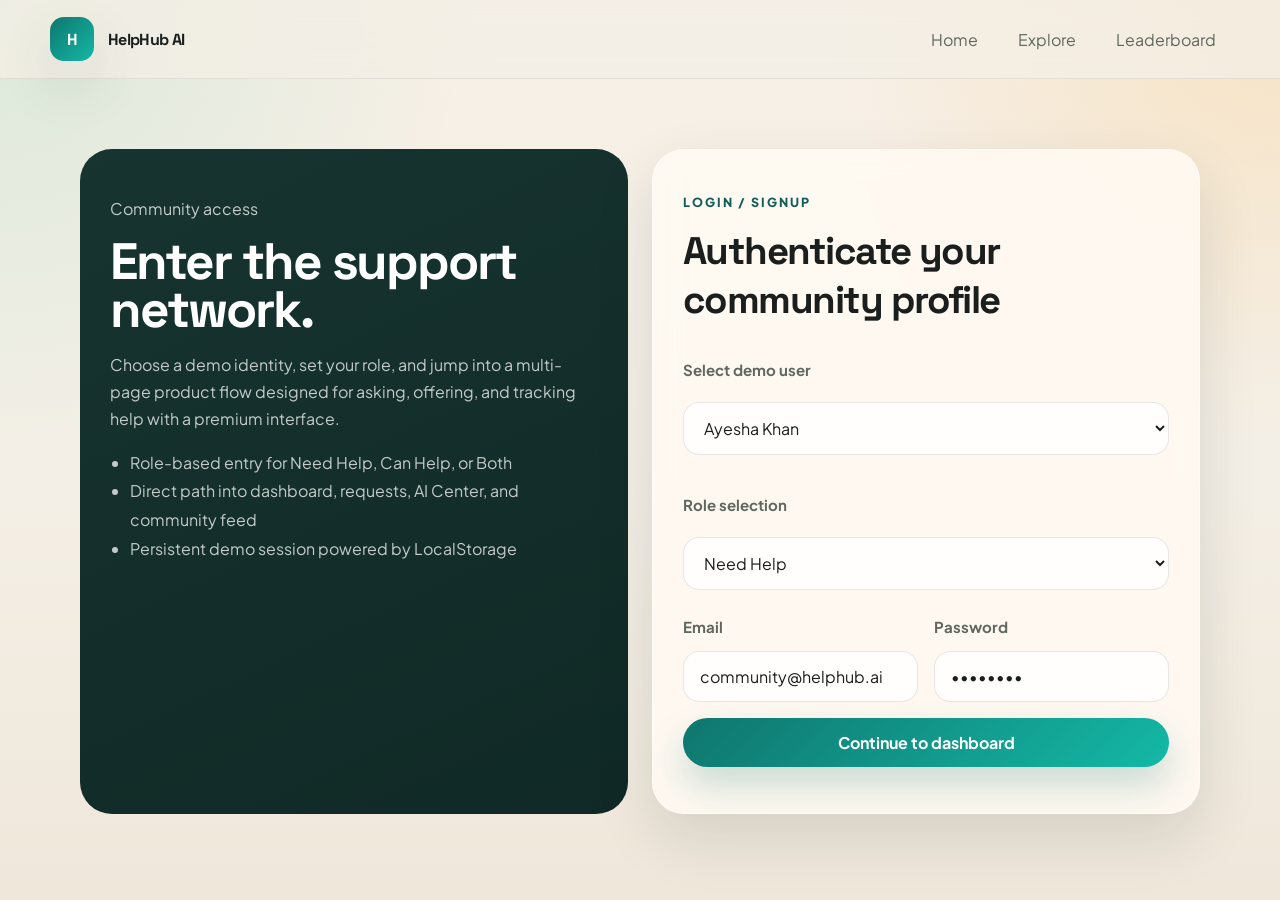
<file: Assets/form.html>
<html lang="en">

<head>
     <meta charset="UTF-8">
     <meta name="viewport" content="width=device-width, initial-scale=1.0">
     <title>HelpHub AI | Authentication</title>
     <link rel="preconnect" href="https://fonts.googleapis.com">
     <link rel="preconnect" href="https://fonts.gstatic.com" crossorigin="">
     <link href="https://fonts.googleapis.com/css2?family=Plus+Jakarta+Sans:wght@400;500;600;700;800&amp;family=Space+Grotesk:wght@500;700&amp;display=swap"
          rel="stylesheet">
     <link rel="stylesheet" href="../style.css">
<style>
          ._button_10caf_25 {
               border-radius: 8px;
               border: unset;
               cursor: pointer;
               transition: .3s
          }

          ._button_10caf_25:disabled {
               opacity: .3;
               cursor: not-allowed
          }

          ._button_default_10caf_35 {
               background: transparent;
               color: #43434e
          }

          ._button_default_10caf_35:hover {
               background: #f3f4f7
          }

          ._button_default_10caf_35:active {
               background: #8e8e8e
          }

          ._button_default_10caf_35 ._svg_10caf_45 * {
               fill: #43434e
          }

          ._button_primary_10caf_48 {
               background: #007eff;
               color: #fff
          }

          ._button_primary_10caf_48:hover {
               background: #3398ff
          }

          ._button_primary_10caf_48:active {
               background: #66b2ff
          }

          ._button_primary_10caf_48 ._svg_10caf_45 * {
               fill: #fff
          }

          ._button_link_10caf_61 {
               background: transparent;
               color: #007eff
          }

          ._button_link_10caf_61:hover {
               color: #3398ff
          }

          ._button_link_10caf_61:active {
               color: #66b2ff
          }

          ._button_link_10caf_61 ._svg_10caf_45 * {
               fill: #007eff
          }

          ._button_link_10caf_61 ._svg_10caf_45 *:hover {
               fill: #3398ff
          }

          ._button_link_10caf_61 ._svg_10caf_45 *:active {
               fill: #66b2ff
          }

          ._button_large_10caf_80 {
               padding: 12px 16px
          }

          ._button_large_10caf_80 * {
               font-size: 16px
          }

          ._button_medium_10caf_86 {
               padding: 8px 16px
          }

          ._button_medium_10caf_86 * {
               font-size: 16px
          }

          ._button_small_10caf_92 {
               padding: 4px;
               min-height: 24px
          }

          ._button_small_10caf_92 * {
               font-size: 12px
          }

          ._flexBox_9xdww_14 {
               flex-flow: unset
          }

          ._gap_extraTiny_9xdww_18 {
               gap: 2px
          }

          ._gap_tiny_9xdww_22 {
               gap: 4px
          }

          ._gap_extraSmall_9xdww_26 {
               gap: 6px
          }

          ._gap_small_9xdww_30 {
               gap: 8px
          }

          ._gap_medium_9xdww_34 {
               gap: 16px
          }

          ._gap_normal_9xdww_38 {
               gap: 24px
          }

          ._gap_large_9xdww_42 {
               gap: 32px
          }

          ._gap_xLarge_9xdww_46 {
               gap: 48px
          }

          ._gap_xxLarge_9xdww_50 {
               gap: 56px
          }

          ._gap_extraLarge_9xdww_54 {
               gap: 64px
          }

          ._column_9xdww_58 {
               flex-direction: column !important
          }

          ._flexWrap_9xdww_62 {
               flex-wrap: wrap
          }

          ._popover_12uvb_1 {
               position: fixed;
               padding: 8px 10px;
               z-index: 2147483647;
               background: #31363de6;
               border-radius: 4px;
               color: #fff;
               font-size: 14px
          }

          ._buttons_12uvb_11 {
               position: fixed;
               top: 0;
               right: 0;
               padding: 8px;
               z-index: 2147483647
          }

          ._popup_hcu7e_1 {
               position: fixed;
               z-index: 2147483649;
               background: #ffffffe6;
               border-radius: 4px;
               color: #000;
               font-size: 14px;
               line-height: 1.286;
               width: 350px;
               -webkit-backdrop-filter: blur(2px);
               backdrop-filter: blur(2px);
               box-shadow: 0 0 7px -5px #000
          }

          ._popup_hcu7e_1:before {
               border-color: rgba(255, 255, 255, .9) transparent;
               border-width: 0 7px 7px 7px;
               left: 7px;
               top: -7px;
               border-style: solid;
               content: ".";
               display: block;
               height: 0;
               position: absolute;
               text-indent: -30000px;
               width: 0
          }

          ._color_hcu7e_27 {
               width: 20px;
               height: 20px;
               cursor: pointer;
               flex-shrink: 0
          }

          ._styleContainer_hcu7e_34 {
               white-space: nowrap;
               overflow: hidden;
               text-overflow: ellipsis
          }

          ._extraTiny_dg7lc_14 {
               padding: 2px
          }

          ._extraTinyVR_dg7lc_18 {
               padding-top: 2px;
               padding-bottom: 2px
          }

          ._extraTinyHR_dg7lc_23 {
               padding-left: 2px;
               padding-right: 2px
          }

          ._extraTinyTop_dg7lc_28 {
               padding-top: 2px
          }

          ._extraTinyRight_dg7lc_32 {
               padding-right: 2px
          }

          ._extraTinyBottom_dg7lc_36 {
               padding-bottom: 2px
          }

          ._extraTinyLeft_dg7lc_40 {
               padding-left: 2px
          }

          ._tiny_dg7lc_44 {
               padding: 4px
          }

          ._tinyVR_dg7lc_48 {
               padding-top: 4px;
               padding-bottom: 4px
          }

          ._tinyHR_dg7lc_53 {
               padding-left: 4px;
               padding-right: 4px
          }

          ._tinyTop_dg7lc_58 {
               padding-top: 4px
          }

          ._tinyRight_dg7lc_62 {
               padding-right: 4px
          }

          ._tinyBottom_dg7lc_66 {
               padding-bottom: 4px
          }

          ._tinyLeft_dg7lc_70 {
               padding-left: 4px
          }

          ._extraSmall_dg7lc_74 {
               padding: 6px
          }

          ._extraSmallVR_dg7lc_78 {
               padding-top: 6px;
               padding-bottom: 6px
          }

          ._extraSmallHR_dg7lc_83 {
               padding-left: 6px;
               padding-right: 6px
          }

          ._extraSmallTop_dg7lc_88 {
               padding-top: 6px
          }

          ._extraSmallRight_dg7lc_92 {
               padding-right: 6px
          }

          ._extraSmallBottom_dg7lc_96 {
               padding-bottom: 6px
          }

          ._extraSmallLeft_dg7lc_100 {
               padding-left: 6px
          }

          ._small_dg7lc_104 {
               padding: 8px
          }

          ._smallVR_dg7lc_108 {
               padding-top: 8px;
               padding-bottom: 8px
          }

          ._smallHR_dg7lc_113 {
               padding-left: 8px;
               padding-right: 8px
          }

          ._smallTop_dg7lc_118 {
               padding-top: 8px
          }

          ._smallRight_dg7lc_122 {
               padding-right: 8px
          }

          ._smallBottom_dg7lc_126 {
               padding-bottom: 8px
          }

          ._smallLeft_dg7lc_130 {
               padding-left: 8px
          }

          ._medium_dg7lc_134 {
               padding: 16px
          }

          ._mediumVR_dg7lc_138 {
               padding-top: 16px;
               padding-bottom: 16px
          }

          ._mediumHR_dg7lc_143 {
               padding-left: 16px;
               padding-right: 16px
          }

          ._mediumTop_dg7lc_148 {
               padding-top: 16px
          }

          ._mediumRight_dg7lc_152 {
               padding-right: 16px
          }

          ._mediumBottom_dg7lc_156 {
               padding-bottom: 16px
          }

          ._mediumLeft_dg7lc_160 {
               padding-left: 16px
          }

          ._normal_dg7lc_164 {
               padding: 24px
          }

          ._normalVR_dg7lc_168 {
               padding-top: 24px;
               padding-bottom: 24px
          }

          ._normalHR_dg7lc_173 {
               padding-left: 24px;
               padding-right: 24px
          }

          ._normalTop_dg7lc_178 {
               padding-top: 24px
          }

          ._normalRight_dg7lc_182 {
               padding-right: 24px
          }

          ._normalBottom_dg7lc_186 {
               padding-bottom: 24px
          }

          ._normalLeft_dg7lc_190 {
               padding-left: 24px
          }

          ._large_dg7lc_194 {
               padding: 32px
          }

          ._largeVR_dg7lc_198 {
               padding-top: 32px;
               padding-bottom: 32px
          }

          ._largeHR_dg7lc_203 {
               padding-left: 32px;
               padding-right: 32px
          }

          ._largeTop_dg7lc_208 {
               padding-top: 32px
          }

          ._largeRight_dg7lc_212 {
               padding-right: 32px
          }

          ._largeBottom_dg7lc_216 {
               padding-bottom: 32px
          }

          ._largeLeft_dg7lc_220 {
               padding-left: 32px
          }

          ._xLarge_dg7lc_224 {
               padding: 48px
          }

          ._xLargeVR_dg7lc_228 {
               padding-top: 48px;
               padding-bottom: 48px
          }

          ._xLargeHR_dg7lc_233 {
               padding-left: 48px;
               padding-right: 48px
          }

          ._xLargeTop_dg7lc_238 {
               padding-top: 48px
          }

          ._xLargeRight_dg7lc_242 {
               padding-right: 48px
          }

          ._xLargeBottom_dg7lc_246 {
               padding-bottom: 48px
          }

          ._xLargeLeft_dg7lc_250 {
               padding-left: 48px
          }

          ._xxLarge_dg7lc_254 {
               padding: 56px
          }

          ._xxLargeVR_dg7lc_258 {
               padding-top: 56px;
               padding-bottom: 56px
          }

          ._xxLargeHR_dg7lc_263 {
               padding-left: 56px;
               padding-right: 56px
          }

          ._xxLargeTop_dg7lc_268 {
               padding-top: 56px
          }

          ._xxLargeRight_dg7lc_272 {
               padding-right: 56px
          }

          ._xxLargeBottom_dg7lc_276 {
               padding-bottom: 56px
          }

          ._xxLargeLeft_dg7lc_280 {
               padding-left: 56px
          }

          ._extraLarge_dg7lc_284 {
               padding: 64px
          }

          ._extraLargeVR_dg7lc_288 {
               padding-top: 64px;
               padding-bottom: 64px
          }

          ._extraLargeHR_dg7lc_293 {
               padding-left: 64px;
               padding-right: 64px
          }

          ._extraLargeTop_dg7lc_298 {
               padding-top: 64px
          }

          ._extraLargeRight_dg7lc_302 {
               padding-right: 64px
          }

          ._extraLargeBottom_dg7lc_306 {
               padding-bottom: 64px
          }

          ._extraLargeLeft_dg7lc_310 {
               padding-left: 64px
          }

          ._size_tiny_ldink_23,
          ._size_tiny_ldink_23 * {
               font-size: 12px
          }

          ._size_small_ldink_27,
          ._size_small_ldink_27 * {
               font-size: 16px
          }

          ._size_medium_ldink_31,
          ._size_medium_ldink_31 * {
               font-size: 18px
          }

          ._size_large_ldink_35,
          ._size_large_ldink_35 * {
               font-size: 32px
          }

          ._weight_thin_ldink_39,
          ._weight_thin_ldink_39 * {
               font-weight: 100
          }

          ._weight_extraLight_ldink_43,
          ._weight_extraLight_ldink_43 * {
               font-weight: 200
          }

          ._weight_light_ldink_47,
          ._weight_light_ldink_47 * {
               font-weight: 300
          }

          ._weight_normal_ldink_51,
          ._weight_normal_ldink_51 * {
               font-weight: 400
          }

          ._weight_medium_ldink_55,
          ._weight_medium_ldink_55 * {
               font-weight: 500
          }

          ._weight_semiBold_ldink_59,
          ._weight_semiBold_ldink_59 * {
               font-weight: 600
          }

          ._weight_bold_ldink_63,
          ._weight_bold_ldink_63 * {
               font-weight: 700
          }

          ._weight_extraBold_ldink_67,
          ._weight_extraBold_ldink_67 * {
               font-weight: 800
          }

          ._lineHeight_ldink_71 {
               line-height: 100%
          }

          ._secondary_ldink_75 {
               color: #8e8e8e
          }

          ._modal_ib2ay_25 {
               position: fixed;
               top: 0;
               left: 0;
               width: 100%;
               height: 100%;
               display: flex;
               justify-content: center;
               align-items: center;
               z-index: 2147483649
          }

          ._modal_ib2ay_25 ._background_ib2ay_36 {
               position: absolute;
               top: 0;
               left: 0;
               width: 100%;
               height: 100%;
               transition: .3s;
               opacity: 0;
               overflow: auto;
               background-color: color-mix(in srgb, #000000 60%, white 0%);
               -webkit-backdrop-filter: blur(2px);
               backdrop-filter: blur(2px)
          }

          ._modal_ib2ay_25 ._window_ib2ay_48 {
               min-width: 280px;
               max-width: 560px;
               background: #fff;
               border-radius: 6px;
               padding: 16px;
               z-index: 1;
               position: relative;
               opacity: 0;
               transform: scale(.01);
               transition: .3s;
               display: flex;
               flex-direction: column;
               box-shadow: 0 2px 6px 2px #00000026, 0 1px 2px #0000004d;
               overflow: auto
          }

          ._modal_ib2ay_25 ._window_ib2ay_48 ._loading_ib2ay_64 {
               position: absolute;
               width: 100%;
               height: 100%;
               top: 0;
               left: 0;
               background: #000000b3
          }

          ._modal_ib2ay_25 ._window_ib2ay_48 ._loading_ib2ay_64 img {
               width: 100px
          }

          ._modal_visible_ib2ay_76 ._background_ib2ay_36 {
               opacity: 1
          }

          ._modal_visible_ib2ay_76 ._window_ib2ay_48 {
               opacity: 1;
               transform: scale(1)
          }

          ._modal_hidden_ib2ay_83 ._background_ib2ay_36 {
               opacity: 0
          }

          ._modal_hidden_ib2ay_83 ._window_ib2ay_48 {
               opacity: 0;
               transform: scale(.01)
          }

          ._modal_hiddenDone_ib2ay_90 ._background_ib2ay_36 {
               opacity: 0
          }

          ._modal_hiddenDone_ib2ay_90 ._window_ib2ay_48 {
               opacity: 0;
               transform: scale(.01)
          }

          ._color_13dyv_1 {
               padding: 0 8px;
               border-radius: 8px;
               width: 100%;
               box-shadow: 0 0 7px -5px #000;
               font-weight: 800;
               flex-shrink: 0
          }
     </style>
</head>

<body data-page="auth" cz-shortcut-listen="true">
     <header class="header">
          <div class="container nav">
               <a class="brand" href="/"><span class="brand-logo">H</span><span>HelpHub AI</span></a>
               <nav class="nav-links"><a href="#">Home</a><a href="./Explore.html">Explore</a><a
                         href="./leaderboard.html">Leaderboard</a></nav>
          </div>
     </header>
     <main class="auth-layout container">
          <div class="auth-wrap">
               <section class="auth-side fade-in">
                    <p class="coding">Community access</p>
                    <h1 style="font-size: clamp(2.4rem, 4vw, 4rem);">Enter the support network.</h1>
                    <p>Choose a demo identity, set your role, and jump into a multi-page product flow designed for
                         asking, offering, and tracking help with a premium interface.</p>
                    <ul>
                         <li>Role-based entry for Need Help, Can Help, or Both</li>
                         <li>Direct path into dashboard, requests, AI Center, and community feed</li>
                         <li>Persistent demo session powered by LocalStorage</li>
                    </ul>
               </section>
               <section class="auth-card fade-in">
                    <p class="core">Login / Signup</p>
                    <h2>Authenticate your community profile</h2>
                    <form data-auth-form="" class="cards">
                         <div class="field"><label for="auth-user">Select demo user</label><select id="auth-user"
                                   data-auth-user="">
                                   <option value="user-1">Ayesha Khan</option>
                                   <option value="user-2">Hassan Ali</option>
                                   <option value="user-3">Sara Noor</option>
                              </select></div>
                         <div class="field"><label for="auth-role">Role selection</label><select id="auth-role"
                                   data-auth-role="">
                                   <option>Need Help</option>
                                   <option>Can Help</option>
                                   <option>Both</option>
                              </select></div>
                         <div class="auth-grid">
                              <div class="field"><label>Email</label><input type="email" value="community@helphub.ai">
                              </div>
                              <div class="field"><label>Password</label><input type="password" value="demo1234"></div>
                         </div>
                         <button class="btn btn-primary" type="submit">Continue to dashboard</button>
                    </form>
               </section>
          </div>
     </main>


</body>
<div></div>

</html>
</file>
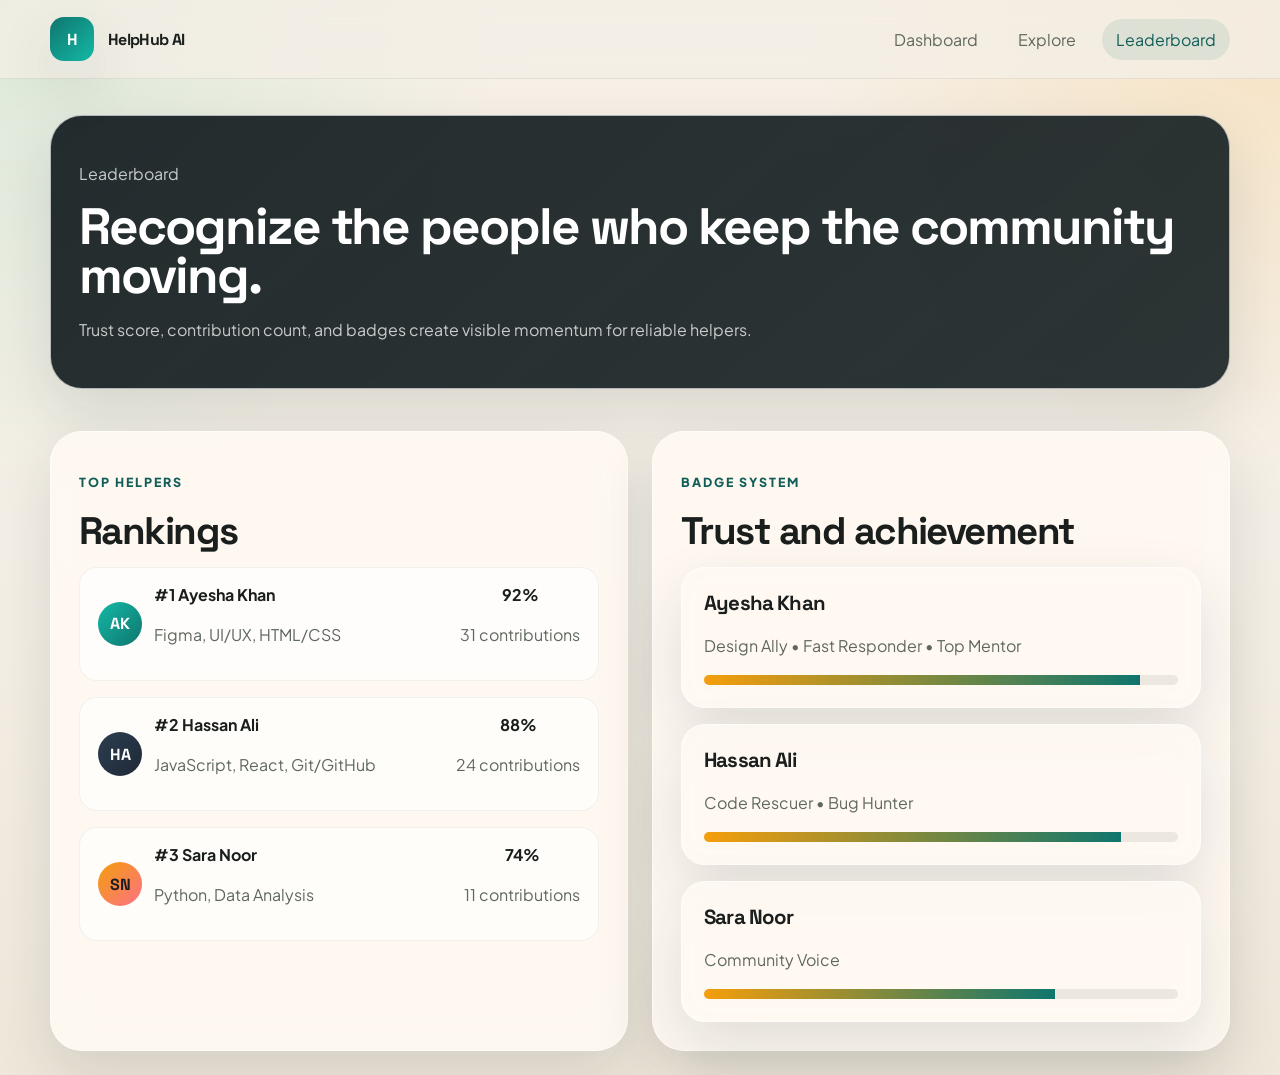
<file: Assets/leaderboard.html>
<html lang="en">

<head>
     <meta charset="UTF-8">
     <meta name="viewport" content="width=device-width, initial-scale=1.0">
     <title>HelpHub AI | Leaderboard</title>
     <link rel="preconnect" href="https://fonts.googleapis.com">
     <link rel="preconnect" href="https://fonts.gstatic.com" crossorigin="">
     <link href="https://fonts.googleapis.com/css2?family=Plus+Jakarta+Sans:wght@400;500;600;700;800&amp;family=Space+Grotesk:wght@500;700&amp;display=swap"
          rel="stylesheet">
     <link rel="stylesheet" href="../style.css">
     <style>
          ._button_10caf_25 {
               border-radius: 8px;
               border: unset;
               cursor: pointer;
               transition: .3s
          }

          ._button_10caf_25:disabled {
               opacity: .3;
               cursor: not-allowed
          }

          ._button_default_10caf_35 {
               background: transparent;
               color: #43434e
          }

          ._button_default_10caf_35:hover {
               background: #f3f4f7
          }

          ._button_default_10caf_35:active {
               background: #8e8e8e
          }

          ._button_default_10caf_35 ._svg_10caf_45 * {
               fill: #43434e
          }

          ._button_primary_10caf_48 {
               background: #007eff;
               color: #fff
          }

          ._button_primary_10caf_48:hover {
               background: #3398ff
          }

          ._button_primary_10caf_48:active {
               background: #66b2ff
          }

          ._button_primary_10caf_48 ._svg_10caf_45 * {
               fill: #fff
          }

          ._button_link_10caf_61 {
               background: transparent;
               color: #007eff
          }

          ._button_link_10caf_61:hover {
               color: #3398ff
          }

          ._button_link_10caf_61:active {
               color: #66b2ff
          }

          ._button_link_10caf_61 ._svg_10caf_45 * {
               fill: #007eff
          }

          ._button_link_10caf_61 ._svg_10caf_45 *:hover {
               fill: #3398ff
          }

          ._button_link_10caf_61 ._svg_10caf_45 *:active {
               fill: #66b2ff
          }

          ._button_large_10caf_80 {
               padding: 12px 16px
          }

          ._button_large_10caf_80 * {
               font-size: 16px
          }

          ._button_medium_10caf_86 {
               padding: 8px 16px
          }

          ._button_medium_10caf_86 * {
               font-size: 16px
          }

          ._button_small_10caf_92 {
               padding: 4px;
               min-height: 24px
          }

          ._button_small_10caf_92 * {
               font-size: 12px
          }

          ._flexBox_9xdww_14 {
               flex-flow: unset
          }

          ._gap_extraTiny_9xdww_18 {
               gap: 2px
          }

          ._gap_tiny_9xdww_22 {
               gap: 4px
          }

          ._gap_extraSmall_9xdww_26 {
               gap: 6px
          }

          ._gap_small_9xdww_30 {
               gap: 8px
          }

          ._gap_medium_9xdww_34 {
               gap: 16px
          }

          ._gap_normal_9xdww_38 {
               gap: 24px
          }

          ._gap_large_9xdww_42 {
               gap: 32px
          }

          ._gap_xLarge_9xdww_46 {
               gap: 48px
          }

          ._gap_xxLarge_9xdww_50 {
               gap: 56px
          }

          ._gap_extraLarge_9xdww_54 {
               gap: 64px
          }

          ._column_9xdww_58 {
               flex-direction: column !important
          }

          ._flexWrap_9xdww_62 {
               flex-wrap: wrap
          }

          ._popover_12uvb_1 {
               position: fixed;
               padding: 8px 10px;
               z-index: 2147483647;
               background: #31363de6;
               border-radius: 4px;
               color: #fff;
               font-size: 14px
          }

          ._buttons_12uvb_11 {
               position: fixed;
               top: 0;
               right: 0;
               padding: 8px;
               z-index: 2147483647
          }

          ._popup_hcu7e_1 {
               position: fixed;
               z-index: 2147483649;
               background: #ffffffe6;
               border-radius: 4px;
               color: #000;
               font-size: 14px;
               line-height: 1.286;
               width: 350px;
               -webkit-backdrop-filter: blur(2px);
               backdrop-filter: blur(2px);
               box-shadow: 0 0 7px -5px #000
          }

          ._popup_hcu7e_1:before {
               border-color: rgba(255, 255, 255, .9) transparent;
               border-width: 0 7px 7px 7px;
               left: 7px;
               top: -7px;
               border-style: solid;
               content: ".";
               display: block;
               height: 0;
               position: absolute;
               text-indent: -30000px;
               width: 0
          }

          ._color_hcu7e_27 {
               width: 20px;
               height: 20px;
               cursor: pointer;
               flex-shrink: 0
          }

          ._styleContainer_hcu7e_34 {
               white-space: nowrap;
               overflow: hidden;
               text-overflow: ellipsis
          }

          ._extraTiny_dg7lc_14 {
               padding: 2px
          }

          ._extraTinyVR_dg7lc_18 {
               padding-top: 2px;
               padding-bottom: 2px
          }

          ._extraTinyHR_dg7lc_23 {
               padding-left: 2px;
               padding-right: 2px
          }

          ._extraTinyTop_dg7lc_28 {
               padding-top: 2px
          }

          ._extraTinyRight_dg7lc_32 {
               padding-right: 2px
          }

          ._extraTinyBottom_dg7lc_36 {
               padding-bottom: 2px
          }

          ._extraTinyLeft_dg7lc_40 {
               padding-left: 2px
          }

          ._tiny_dg7lc_44 {
               padding: 4px
          }

          ._tinyVR_dg7lc_48 {
               padding-top: 4px;
               padding-bottom: 4px
          }

          ._tinyHR_dg7lc_53 {
               padding-left: 4px;
               padding-right: 4px
          }

          ._tinyTop_dg7lc_58 {
               padding-top: 4px
          }

          ._tinyRight_dg7lc_62 {
               padding-right: 4px
          }

          ._tinyBottom_dg7lc_66 {
               padding-bottom: 4px
          }

          ._tinyLeft_dg7lc_70 {
               padding-left: 4px
          }

          ._extraSmall_dg7lc_74 {
               padding: 6px
          }

          ._extraSmallVR_dg7lc_78 {
               padding-top: 6px;
               padding-bottom: 6px
          }

          ._extraSmallHR_dg7lc_83 {
               padding-left: 6px;
               padding-right: 6px
          }

          ._extraSmallTop_dg7lc_88 {
               padding-top: 6px
          }

          ._extraSmallRight_dg7lc_92 {
               padding-right: 6px
          }

          ._extraSmallBottom_dg7lc_96 {
               padding-bottom: 6px
          }

          ._extraSmallLeft_dg7lc_100 {
               padding-left: 6px
          }

          ._small_dg7lc_104 {
               padding: 8px
          }

          ._smallVR_dg7lc_108 {
               padding-top: 8px;
               padding-bottom: 8px
          }

          ._smallHR_dg7lc_113 {
               padding-left: 8px;
               padding-right: 8px
          }

          ._smallTop_dg7lc_118 {
               padding-top: 8px
          }

          ._smallRight_dg7lc_122 {
               padding-right: 8px
          }

          ._smallBottom_dg7lc_126 {
               padding-bottom: 8px
          }

          ._smallLeft_dg7lc_130 {
               padding-left: 8px
          }

          ._medium_dg7lc_134 {
               padding: 16px
          }

          ._mediumVR_dg7lc_138 {
               padding-top: 16px;
               padding-bottom: 16px
          }

          ._mediumHR_dg7lc_143 {
               padding-left: 16px;
               padding-right: 16px
          }

          ._mediumTop_dg7lc_148 {
               padding-top: 16px
          }

          ._mediumRight_dg7lc_152 {
               padding-right: 16px
          }

          ._mediumBottom_dg7lc_156 {
               padding-bottom: 16px
          }

          ._mediumLeft_dg7lc_160 {
               padding-left: 16px
          }

          ._normal_dg7lc_164 {
               padding: 24px
          }

          ._normalVR_dg7lc_168 {
               padding-top: 24px;
               padding-bottom: 24px
          }

          ._normalHR_dg7lc_173 {
               padding-left: 24px;
               padding-right: 24px
          }

          ._normalTop_dg7lc_178 {
               padding-top: 24px
          }

          ._normalRight_dg7lc_182 {
               padding-right: 24px
          }

          ._normalBottom_dg7lc_186 {
               padding-bottom: 24px
          }

          ._normalLeft_dg7lc_190 {
               padding-left: 24px
          }

          ._large_dg7lc_194 {
               padding: 32px
          }

          ._largeVR_dg7lc_198 {
               padding-top: 32px;
               padding-bottom: 32px
          }

          ._largeHR_dg7lc_203 {
               padding-left: 32px;
               padding-right: 32px
          }

          ._largeTop_dg7lc_208 {
               padding-top: 32px
          }

          ._largeRight_dg7lc_212 {
               padding-right: 32px
          }

          ._largeBottom_dg7lc_216 {
               padding-bottom: 32px
          }

          ._largeLeft_dg7lc_220 {
               padding-left: 32px
          }

          ._xLarge_dg7lc_224 {
               padding: 48px
          }

          ._xLargeVR_dg7lc_228 {
               padding-top: 48px;
               padding-bottom: 48px
          }

          ._xLargeHR_dg7lc_233 {
               padding-left: 48px;
               padding-right: 48px
          }

          ._xLargeTop_dg7lc_238 {
               padding-top: 48px
          }

          ._xLargeRight_dg7lc_242 {
               padding-right: 48px
          }

          ._xLargeBottom_dg7lc_246 {
               padding-bottom: 48px
          }

          ._xLargeLeft_dg7lc_250 {
               padding-left: 48px
          }

          ._xxLarge_dg7lc_254 {
               padding: 56px
          }

          ._xxLargeVR_dg7lc_258 {
               padding-top: 56px;
               padding-bottom: 56px
          }

          ._xxLargeHR_dg7lc_263 {
               padding-left: 56px;
               padding-right: 56px
          }

          ._xxLargeTop_dg7lc_268 {
               padding-top: 56px
          }

          ._xxLargeRight_dg7lc_272 {
               padding-right: 56px
          }

          ._xxLargeBottom_dg7lc_276 {
               padding-bottom: 56px
          }

          ._xxLargeLeft_dg7lc_280 {
               padding-left: 56px
          }

          ._extraLarge_dg7lc_284 {
               padding: 64px
          }

          ._extraLargeVR_dg7lc_288 {
               padding-top: 64px;
               padding-bottom: 64px
          }

          ._extraLargeHR_dg7lc_293 {
               padding-left: 64px;
               padding-right: 64px
          }

          ._extraLargeTop_dg7lc_298 {
               padding-top: 64px
          }

          ._extraLargeRight_dg7lc_302 {
               padding-right: 64px
          }

          ._extraLargeBottom_dg7lc_306 {
               padding-bottom: 64px
          }

          ._extraLargeLeft_dg7lc_310 {
               padding-left: 64px
          }

          ._size_tiny_ldink_23,
          ._size_tiny_ldink_23 * {
               font-size: 12px
          }

          ._size_small_ldink_27,
          ._size_small_ldink_27 * {
               font-size: 16px
          }

          ._size_medium_ldink_31,
          ._size_medium_ldink_31 * {
               font-size: 18px
          }

          ._size_large_ldink_35,
          ._size_large_ldink_35 * {
               font-size: 32px
          }

          ._weight_thin_ldink_39,
          ._weight_thin_ldink_39 * {
               font-weight: 100
          }

          ._weight_extraLight_ldink_43,
          ._weight_extraLight_ldink_43 * {
               font-weight: 200
          }

          ._weight_light_ldink_47,
          ._weight_light_ldink_47 * {
               font-weight: 300
          }

          ._weight_normal_ldink_51,
          ._weight_normal_ldink_51 * {
               font-weight: 400
          }

          ._weight_medium_ldink_55,
          ._weight_medium_ldink_55 * {
               font-weight: 500
          }

          ._weight_semiBold_ldink_59,
          ._weight_semiBold_ldink_59 * {
               font-weight: 600
          }

          ._weight_bold_ldink_63,
          ._weight_bold_ldink_63 * {
               font-weight: 700
          }

          ._weight_extraBold_ldink_67,
          ._weight_extraBold_ldink_67 * {
               font-weight: 800
          }

          ._lineHeight_ldink_71 {
               line-height: 100%
          }

          ._secondary_ldink_75 {
               color: #8e8e8e
          }

          ._modal_ib2ay_25 {
               position: fixed;
               top: 0;
               left: 0;
               width: 100%;
               height: 100%;
               display: flex;
               justify-content: center;
               align-items: center;
               z-index: 2147483649
          }

          ._modal_ib2ay_25 ._background_ib2ay_36 {
               position: absolute;
               top: 0;
               left: 0;
               width: 100%;
               height: 100%;
               transition: .3s;
               opacity: 0;
               overflow: auto;
               background-color: color-mix(in srgb, #000000 60%, white 0%);
               -webkit-backdrop-filter: blur(2px);
               backdrop-filter: blur(2px)
          }

          ._modal_ib2ay_25 ._window_ib2ay_48 {
               min-width: 280px;
               max-width: 560px;
               background: #fff;
               border-radius: 6px;
               padding: 16px;
               z-index: 1;
               position: relative;
               opacity: 0;
               transform: scale(.01);
               transition: .3s;
               display: flex;
               flex-direction: column;
               box-shadow: 0 2px 6px 2px #00000026, 0 1px 2px #0000004d;
               overflow: auto
          }

          ._modal_ib2ay_25 ._window_ib2ay_48 ._loading_ib2ay_64 {
               position: absolute;
               width: 100%;
               height: 100%;
               top: 0;
               left: 0;
               background: #000000b3
          }

          ._modal_ib2ay_25 ._window_ib2ay_48 ._loading_ib2ay_64 img {
               width: 100px
          }

          ._modal_visible_ib2ay_76 ._background_ib2ay_36 {
               opacity: 1
          }

          ._modal_visible_ib2ay_76 ._window_ib2ay_48 {
               opacity: 1;
               transform: scale(1)
          }

          ._modal_hidden_ib2ay_83 ._background_ib2ay_36 {
               opacity: 0
          }

          ._modal_hidden_ib2ay_83 ._window_ib2ay_48 {
               opacity: 0;
               transform: scale(.01)
          }

          ._modal_hiddenDone_ib2ay_90 ._background_ib2ay_36 {
               opacity: 0
          }

          ._modal_hiddenDone_ib2ay_90 ._window_ib2ay_48 {
               opacity: 0;
               transform: scale(.01)
          }

          ._color_13dyv_1 {
               padding: 0 8px;
               border-radius: 8px;
               width: 100%;
               box-shadow: 0 0 7px -5px #000;
               font-weight: 800;
               flex-shrink: 0
          }
     </style>
</head>

<body data-page="leaderboard" cz-shortcut-listen="true">
     <header class="header">
          <div class="container nav">
               <a class="brand" href="#"><span class="brand-logo">H</span><span>HelpHub AI</span></a>
               <nav class="nav-links"><a href="./dashboard.html">Dashboard</a><a href="./Explore.html">Explore</a>
                    <a data-nav="leaderboard" href="./leaderboard.html" class="active">Leaderboard</a></nav>
          </div>
     </header>
     <main class="container">
          <section class="hero-page">
               <div class="area">
                    <p class="coding">Leaderboard</p>
                    <h1 style="font-size: clamp(2.2rem, 4vw, 4rem);">Recognize the people who keep the community moving.
                    </h1>
                    <p>Trust score, contribution count, and badges create visible momentum for reliable helpers.</p>
               </div>
          </section>
          <section class="leader-grid section">
               <div class="area">
                    <p class="core">Top helpers</p>
                    <h2>Rankings</h2>
                    <div class="rank-list" data-rank-list="">
                         <div class="rank-item">
                              <div class="user-line">
                                   <div class="avatar teal">AK</div>
                                   <div><strong>#1 Ayesha Khan</strong>
                                        <p>Figma, UI/UX, HTML/CSS</p>
                                   </div>
                              </div>
                              <div class="center"><strong>92%</strong>
                                   <p>31 contributions</p>
                              </div>
                         </div>

                         <div class="rank-item">
                              <div class="user-line">
                                   <div class="avatar dark">HA</div>
                                   <div><strong>#2 Hassan Ali</strong>
                                        <p>JavaScript, React, Git/GitHub</p>
                                   </div>
                              </div>
                              <div class="center"><strong>88%</strong>
                                   <p>24 contributions</p>
                              </div>
                         </div>

                         <div class="rank-item">
                              <div class="user-line">
                                   <div class="avatar ">SN</div>
                                   <div><strong>#3 Sara Noor</strong>
                                        <p>Python, Data Analysis</p>
                                   </div>
                              </div>
                              <div class="center"><strong>74%</strong>
                                   <p>11 contributions</p>
                              </div>
                         </div>
                    </div>
               </div>
               <div class="area">
                    <p class="core">Badge system</p>
                    <h2>Trust and achievement</h2>
                    <div class="cards" data-badge-showcase="">
                         <div class="badge-card">
                              <h3>Ayesha Khan</h3>
                              <p>Design Ally • Fast Responder • Top Mentor</p>
                              <div class="progress"><span style="width:92%"></span></div>
                         </div>

                         <div class="badge-card">
                              <h3>Hassan Ali</h3>
                              <p>Code Rescuer • Bug Hunter</p>
                              <div class="progress"><span style="width:88%"></span></div>
                         </div>

                         <div class="badge-card">
                              <h3>Sara Noor</h3>
                              <p>Community Voice</p>
                              <div class="progress"><span style="width:74%"></span></div>
                         </div>
                    </div>
               </div>
          </section>
     </main>


</body>
<div></div>

</html>
</file>
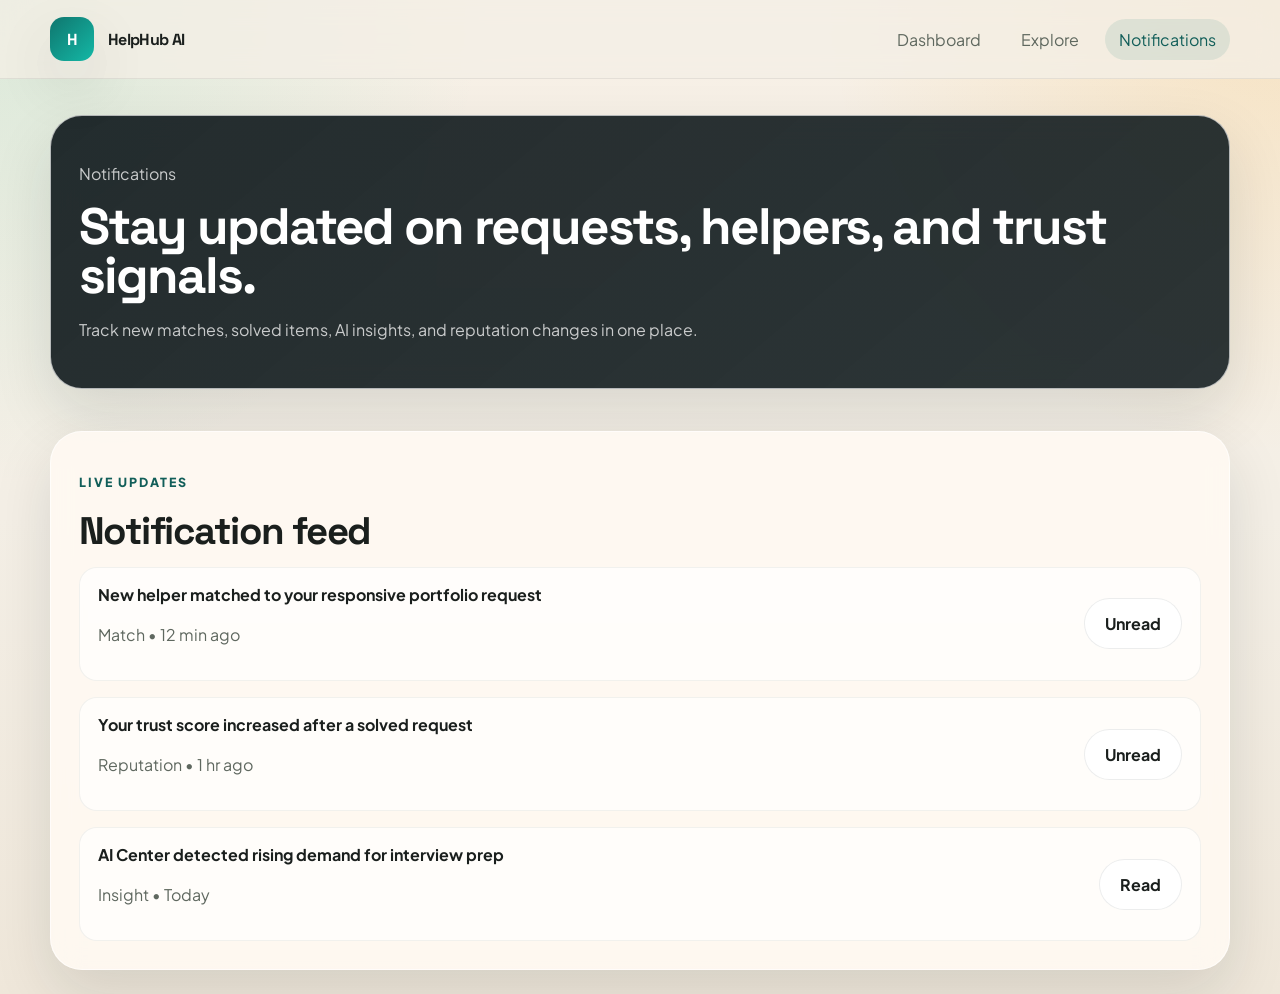
<file: Assets/notifications.html>
<html lang="en">

<head>
     <meta charset="UTF-8">
     <meta name="viewport" content="width=device-width, initial-scale=1.0">
     <title>HelpHub AI | Notifications</title>
     <link rel="preconnect" href="https://fonts.googleapis.com">
     <link rel="preconnect" href="https://fonts.gstatic.com" crossorigin="">
     <link href="https://fonts.googleapis.com/css2?family=Plus+Jakarta+Sans:wght@400;500;600;700;800&amp;family=Space+Grotesk:wght@500;700&amp;display=swap"
          rel="stylesheet">
     <link rel="stylesheet" href="../style.css">
     <style>
          ._button_10caf_25 {
               border-radius: 8px;
               border: unset;
               cursor: pointer;
               transition: .3s
          }

          ._button_10caf_25:disabled {
               opacity: .3;
               cursor: not-allowed
          }

          ._button_default_10caf_35 {
               background: transparent;
               color: #43434e
          }

          ._button_default_10caf_35:hover {
               background: #f3f4f7
          }

          ._button_default_10caf_35:active {
               background: #8e8e8e
          }

          ._button_default_10caf_35 ._svg_10caf_45 * {
               fill: #43434e
          }

          ._button_primary_10caf_48 {
               background: #007eff;
               color: #fff
          }

          ._button_primary_10caf_48:hover {
               background: #3398ff
          }

          ._button_primary_10caf_48:active {
               background: #66b2ff
          }

          ._button_primary_10caf_48 ._svg_10caf_45 * {
               fill: #fff
          }

          ._button_link_10caf_61 {
               background: transparent;
               color: #007eff
          }

          ._button_link_10caf_61:hover {
               color: #3398ff
          }

          ._button_link_10caf_61:active {
               color: #66b2ff
          }

          ._button_link_10caf_61 ._svg_10caf_45 * {
               fill: #007eff
          }

          ._button_link_10caf_61 ._svg_10caf_45 *:hover {
               fill: #3398ff
          }

          ._button_link_10caf_61 ._svg_10caf_45 *:active {
               fill: #66b2ff
          }

          ._button_large_10caf_80 {
               padding: 12px 16px
          }

          ._button_large_10caf_80 * {
               font-size: 16px
          }

          ._button_medium_10caf_86 {
               padding: 8px 16px
          }

          ._button_medium_10caf_86 * {
               font-size: 16px
          }

          ._button_small_10caf_92 {
               padding: 4px;
               min-height: 24px
          }

          ._button_small_10caf_92 * {
               font-size: 12px
          }

          ._flexBox_9xdww_14 {
               flex-flow: unset
          }

          ._gap_extraTiny_9xdww_18 {
               gap: 2px
          }

          ._gap_tiny_9xdww_22 {
               gap: 4px
          }

          ._gap_extraSmall_9xdww_26 {
               gap: 6px
          }

          ._gap_small_9xdww_30 {
               gap: 8px
          }

          ._gap_medium_9xdww_34 {
               gap: 16px
          }

          ._gap_normal_9xdww_38 {
               gap: 24px
          }

          ._gap_large_9xdww_42 {
               gap: 32px
          }

          ._gap_xLarge_9xdww_46 {
               gap: 48px
          }

          ._gap_xxLarge_9xdww_50 {
               gap: 56px
          }

          ._gap_extraLarge_9xdww_54 {
               gap: 64px
          }

          ._column_9xdww_58 {
               flex-direction: column !important
          }

          ._flexWrap_9xdww_62 {
               flex-wrap: wrap
          }

          ._popover_12uvb_1 {
               position: fixed;
               padding: 8px 10px;
               z-index: 2147483647;
               background: #31363de6;
               border-radius: 4px;
               color: #fff;
               font-size: 14px
          }

          ._buttons_12uvb_11 {
               position: fixed;
               top: 0;
               right: 0;
               padding: 8px;
               z-index: 2147483647
          }

          ._popup_hcu7e_1 {
               position: fixed;
               z-index: 2147483649;
               background: #ffffffe6;
               border-radius: 4px;
               color: #000;
               font-size: 14px;
               line-height: 1.286;
               width: 350px;
               -webkit-backdrop-filter: blur(2px);
               backdrop-filter: blur(2px);
               box-shadow: 0 0 7px -5px #000
          }

          ._popup_hcu7e_1:before {
               border-color: rgba(255, 255, 255, .9) transparent;
               border-width: 0 7px 7px 7px;
               left: 7px;
               top: -7px;
               border-style: solid;
               content: ".";
               display: block;
               height: 0;
               position: absolute;
               text-indent: -30000px;
               width: 0
          }

          ._color_hcu7e_27 {
               width: 20px;
               height: 20px;
               cursor: pointer;
               flex-shrink: 0
          }

          ._styleContainer_hcu7e_34 {
               white-space: nowrap;
               overflow: hidden;
               text-overflow: ellipsis
          }

          ._extraTiny_dg7lc_14 {
               padding: 2px
          }

          ._extraTinyVR_dg7lc_18 {
               padding-top: 2px;
               padding-bottom: 2px
          }

          ._extraTinyHR_dg7lc_23 {
               padding-left: 2px;
               padding-right: 2px
          }

          ._extraTinyTop_dg7lc_28 {
               padding-top: 2px
          }

          ._extraTinyRight_dg7lc_32 {
               padding-right: 2px
          }

          ._extraTinyBottom_dg7lc_36 {
               padding-bottom: 2px
          }

          ._extraTinyLeft_dg7lc_40 {
               padding-left: 2px
          }

          ._tiny_dg7lc_44 {
               padding: 4px
          }

          ._tinyVR_dg7lc_48 {
               padding-top: 4px;
               padding-bottom: 4px
          }

          ._tinyHR_dg7lc_53 {
               padding-left: 4px;
               padding-right: 4px
          }

          ._tinyTop_dg7lc_58 {
               padding-top: 4px
          }

          ._tinyRight_dg7lc_62 {
               padding-right: 4px
          }

          ._tinyBottom_dg7lc_66 {
               padding-bottom: 4px
          }

          ._tinyLeft_dg7lc_70 {
               padding-left: 4px
          }

          ._extraSmall_dg7lc_74 {
               padding: 6px
          }

          ._extraSmallVR_dg7lc_78 {
               padding-top: 6px;
               padding-bottom: 6px
          }

          ._extraSmallHR_dg7lc_83 {
               padding-left: 6px;
               padding-right: 6px
          }

          ._extraSmallTop_dg7lc_88 {
               padding-top: 6px
          }

          ._extraSmallRight_dg7lc_92 {
               padding-right: 6px
          }

          ._extraSmallBottom_dg7lc_96 {
               padding-bottom: 6px
          }

          ._extraSmallLeft_dg7lc_100 {
               padding-left: 6px
          }

          ._small_dg7lc_104 {
               padding: 8px
          }

          ._smallVR_dg7lc_108 {
               padding-top: 8px;
               padding-bottom: 8px
          }

          ._smallHR_dg7lc_113 {
               padding-left: 8px;
               padding-right: 8px
          }

          ._smallTop_dg7lc_118 {
               padding-top: 8px
          }

          ._smallRight_dg7lc_122 {
               padding-right: 8px
          }

          ._smallBottom_dg7lc_126 {
               padding-bottom: 8px
          }

          ._smallLeft_dg7lc_130 {
               padding-left: 8px
          }

          ._medium_dg7lc_134 {
               padding: 16px
          }

          ._mediumVR_dg7lc_138 {
               padding-top: 16px;
               padding-bottom: 16px
          }

          ._mediumHR_dg7lc_143 {
               padding-left: 16px;
               padding-right: 16px
          }

          ._mediumTop_dg7lc_148 {
               padding-top: 16px
          }

          ._mediumRight_dg7lc_152 {
               padding-right: 16px
          }

          ._mediumBottom_dg7lc_156 {
               padding-bottom: 16px
          }

          ._mediumLeft_dg7lc_160 {
               padding-left: 16px
          }

          ._normal_dg7lc_164 {
               padding: 24px
          }

          ._normalVR_dg7lc_168 {
               padding-top: 24px;
               padding-bottom: 24px
          }

          ._normalHR_dg7lc_173 {
               padding-left: 24px;
               padding-right: 24px
          }

          ._normalTop_dg7lc_178 {
               padding-top: 24px
          }

          ._normalRight_dg7lc_182 {
               padding-right: 24px
          }

          ._normalBottom_dg7lc_186 {
               padding-bottom: 24px
          }

          ._normalLeft_dg7lc_190 {
               padding-left: 24px
          }

          ._large_dg7lc_194 {
               padding: 32px
          }

          ._largeVR_dg7lc_198 {
               padding-top: 32px;
               padding-bottom: 32px
          }

          ._largeHR_dg7lc_203 {
               padding-left: 32px;
               padding-right: 32px
          }

          ._largeTop_dg7lc_208 {
               padding-top: 32px
          }

          ._largeRight_dg7lc_212 {
               padding-right: 32px
          }

          ._largeBottom_dg7lc_216 {
               padding-bottom: 32px
          }

          ._largeLeft_dg7lc_220 {
               padding-left: 32px
          }

          ._xLarge_dg7lc_224 {
               padding: 48px
          }

          ._xLargeVR_dg7lc_228 {
               padding-top: 48px;
               padding-bottom: 48px
          }

          ._xLargeHR_dg7lc_233 {
               padding-left: 48px;
               padding-right: 48px
          }

          ._xLargeTop_dg7lc_238 {
               padding-top: 48px
          }

          ._xLargeRight_dg7lc_242 {
               padding-right: 48px
          }

          ._xLargeBottom_dg7lc_246 {
               padding-bottom: 48px
          }

          ._xLargeLeft_dg7lc_250 {
               padding-left: 48px
          }

          ._xxLarge_dg7lc_254 {
               padding: 56px
          }

          ._xxLargeVR_dg7lc_258 {
               padding-top: 56px;
               padding-bottom: 56px
          }

          ._xxLargeHR_dg7lc_263 {
               padding-left: 56px;
               padding-right: 56px
          }

          ._xxLargeTop_dg7lc_268 {
               padding-top: 56px
          }

          ._xxLargeRight_dg7lc_272 {
               padding-right: 56px
          }

          ._xxLargeBottom_dg7lc_276 {
               padding-bottom: 56px
          }

          ._xxLargeLeft_dg7lc_280 {
               padding-left: 56px
          }

          ._extraLarge_dg7lc_284 {
               padding: 64px
          }

          ._extraLargeVR_dg7lc_288 {
               padding-top: 64px;
               padding-bottom: 64px
          }

          ._extraLargeHR_dg7lc_293 {
               padding-left: 64px;
               padding-right: 64px
          }

          ._extraLargeTop_dg7lc_298 {
               padding-top: 64px
          }

          ._extraLargeRight_dg7lc_302 {
               padding-right: 64px
          }

          ._extraLargeBottom_dg7lc_306 {
               padding-bottom: 64px
          }

          ._extraLargeLeft_dg7lc_310 {
               padding-left: 64px
          }

          ._size_tiny_ldink_23,
          ._size_tiny_ldink_23 * {
               font-size: 12px
          }

          ._size_small_ldink_27,
          ._size_small_ldink_27 * {
               font-size: 16px
          }

          ._size_medium_ldink_31,
          ._size_medium_ldink_31 * {
               font-size: 18px
          }

          ._size_large_ldink_35,
          ._size_large_ldink_35 * {
               font-size: 32px
          }

          ._weight_thin_ldink_39,
          ._weight_thin_ldink_39 * {
               font-weight: 100
          }

          ._weight_extraLight_ldink_43,
          ._weight_extraLight_ldink_43 * {
               font-weight: 200
          }

          ._weight_light_ldink_47,
          ._weight_light_ldink_47 * {
               font-weight: 300
          }

          ._weight_normal_ldink_51,
          ._weight_normal_ldink_51 * {
               font-weight: 400
          }

          ._weight_medium_ldink_55,
          ._weight_medium_ldink_55 * {
               font-weight: 500
          }

          ._weight_semiBold_ldink_59,
          ._weight_semiBold_ldink_59 * {
               font-weight: 600
          }

          ._weight_bold_ldink_63,
          ._weight_bold_ldink_63 * {
               font-weight: 700
          }

          ._weight_extraBold_ldink_67,
          ._weight_extraBold_ldink_67 * {
               font-weight: 800
          }

          ._lineHeight_ldink_71 {
               line-height: 100%
          }

          ._secondary_ldink_75 {
               color: #8e8e8e
          }

          ._modal_ib2ay_25 {
               position: fixed;
               top: 0;
               left: 0;
               width: 100%;
               height: 100%;
               display: flex;
               justify-content: center;
               align-items: center;
               z-index: 2147483649
          }

          ._modal_ib2ay_25 ._background_ib2ay_36 {
               position: absolute;
               top: 0;
               left: 0;
               width: 100%;
               height: 100%;
               transition: .3s;
               opacity: 0;
               overflow: auto;
               background-color: color-mix(in srgb, #000000 60%, white 0%);
               -webkit-backdrop-filter: blur(2px);
               backdrop-filter: blur(2px)
          }

          ._modal_ib2ay_25 ._window_ib2ay_48 {
               min-width: 280px;
               max-width: 560px;
               background: #fff;
               border-radius: 6px;
               padding: 16px;
               z-index: 1;
               position: relative;
               opacity: 0;
               transform: scale(.01);
               transition: .3s;
               display: flex;
               flex-direction: column;
               box-shadow: 0 2px 6px 2px #00000026, 0 1px 2px #0000004d;
               overflow: auto
          }

          ._modal_ib2ay_25 ._window_ib2ay_48 ._loading_ib2ay_64 {
               position: absolute;
               width: 100%;
               height: 100%;
               top: 0;
               left: 0;
               background: #000000b3
          }

          ._modal_ib2ay_25 ._window_ib2ay_48 ._loading_ib2ay_64 img {
               width: 100px
          }

          ._modal_visible_ib2ay_76 ._background_ib2ay_36 {
               opacity: 1
          }

          ._modal_visible_ib2ay_76 ._window_ib2ay_48 {
               opacity: 1;
               transform: scale(1)
          }

          ._modal_hidden_ib2ay_83 ._background_ib2ay_36 {
               opacity: 0
          }

          ._modal_hidden_ib2ay_83 ._window_ib2ay_48 {
               opacity: 0;
               transform: scale(.01)
          }

          ._modal_hiddenDone_ib2ay_90 ._background_ib2ay_36 {
               opacity: 0
          }

          ._modal_hiddenDone_ib2ay_90 ._window_ib2ay_48 {
               opacity: 0;
               transform: scale(.01)
          }

          ._color_13dyv_1 {
               padding: 0 8px;
               border-radius: 8px;
               width: 100%;
               box-shadow: 0 0 7px -5px #000;
               font-weight: 800;
               flex-shrink: 0
          }
     </style>
</head>

<body data-page="notifications" cz-shortcut-listen="true">
     <header class="header">
          <div class="container nav">
               <a class="brand" href="#"><span class="brand-logo">H</span><span>HelpHub AI</span></a>
               <nav class="nav-links"><a href="./dashboard.html">Dashboard</a><a href="./explore.html">Explore</a><a
                         data-nav="notifications" href="./notifications.html" class="active">Notifications</a></nav>
          </div>
     </header>
     <main class="container">
          <section class="hero-page">
               <div class="area">
                    <p class="coding">Notifications</p>
                    <h1 style="font-size: clamp(2.2rem, 4vw, 4rem);">Stay updated on requests, helpers, and trust
                         signals.</h1>
                    <p>Track new matches, solved items, AI insights, and reputation changes in one place.</p>
               </div>
          </section>
          <section class="section">
               <div class="area">
                    <p class="core">Live updates</p>
                    <h2>Notification feed</h2>
                    <div class="notif-list" data-notif-list="">
                         <div class="notif-item">
                              <div><strong>New helper matched to your responsive portfolio request</strong>
                                   <p>Match • 12 min ago</p>
                              </div><button class="btn btn-secondary" data-note="note-1">Unread</button>
                         </div>

                         <div class="notif-item">
                              <div><strong>Your trust score increased after a solved request</strong>
                                   <p>Reputation • 1 hr ago</p>
                              </div><button class="btn btn-secondary" data-note="note-2">Unread</button>
                         </div>

                         <div class="notif-item">
                              <div><strong>AI Center detected rising demand for interview prep</strong>
                                   <p>Insight • Today</p>
                              </div><button class="btn btn-secondary" data-note="note-3">Read</button>
                         </div>
                    </div>
               </div>
          </section>
     </main>


</body>
<div></div>

</html>
</file>
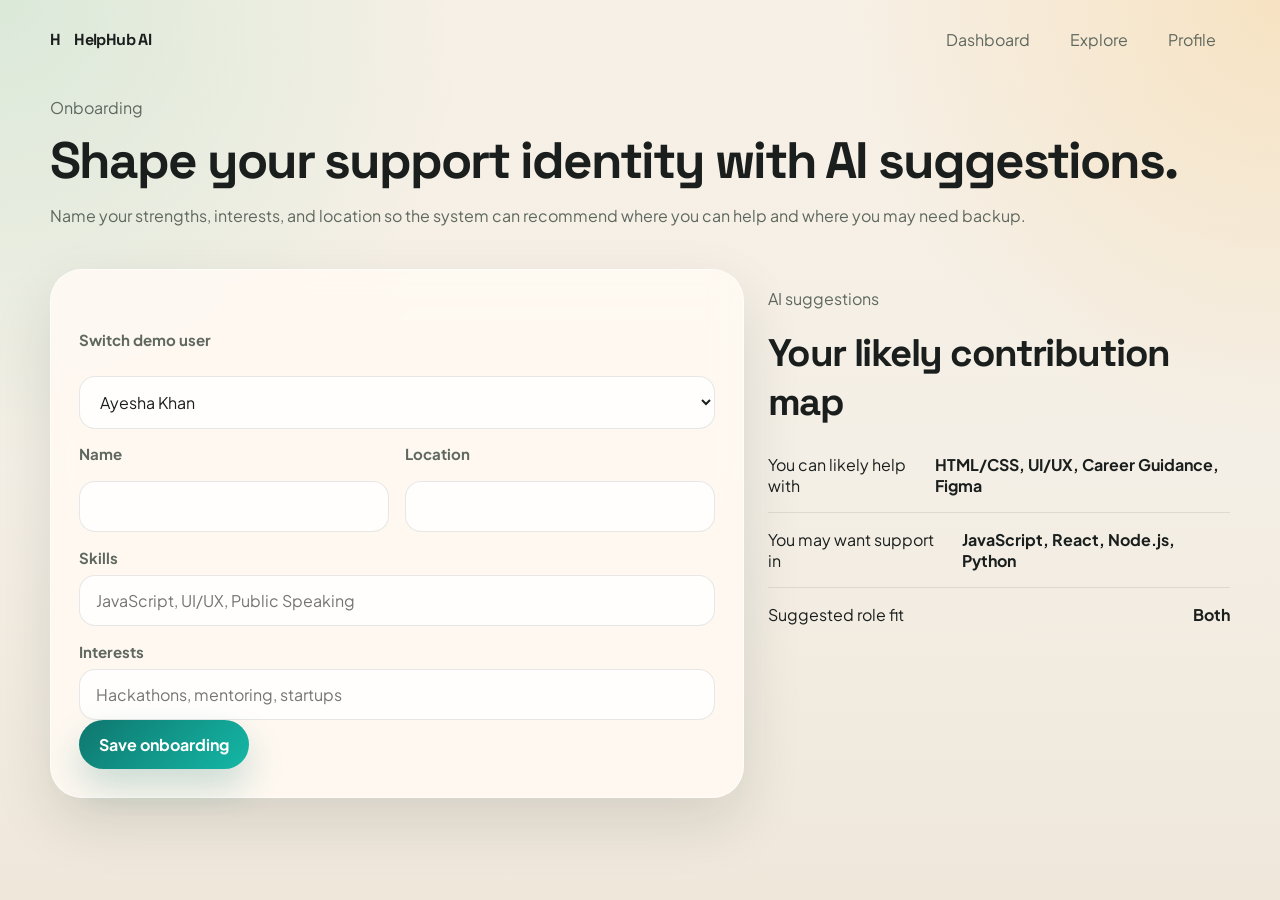
<file: Assets/onboarding.html>
<html lang="en">

<head>
     <meta charset="UTF-8">
     <meta name="viewport" content="width=device-width, initial-scale=1.0">
     <title>HelpHub AI | Onboarding</title>
     <link rel="preconnect" href="https://fonts.googleapis.com">
     <link rel="preconnect" href="https://fonts.gstatic.com" crossorigin="">
     <link href="https://fonts.googleapis.com/css2?family=Plus+Jakarta+Sans:wght@400;500;600;700;800&amp;family=Space+Grotesk:wght@500;700&amp;display=swap"
          rel="stylesheet">
     <link rel="stylesheet" href="../style.css">
     <style>
          ._button_10caf_25 {
               border-radius: 8px;
               border: unset;
               cursor: pointer;
               transition: .3s
          }

          ._button_10caf_25:disabled {
               opacity: .3;
               cursor: not-allowed
          }

          ._button_default_10caf_35 {
               background: transparent;
               color: #43434e
          }

          ._button_default_10caf_35:hover {
               background: #f3f4f7
          }

          ._button_default_10caf_35:active {
               background: #8e8e8e
          }

          ._button_default_10caf_35 ._svg_10caf_45 * {
               fill: #43434e
          }

          ._button_primary_10caf_48 {
               background: #007eff;
               color: #fff
          }

          ._button_primary_10caf_48:hover {
               background: #3398ff
          }

          ._button_primary_10caf_48:active {
               background: #66b2ff
          }

          ._button_primary_10caf_48 ._svg_10caf_45 * {
               fill: #fff
          }

          ._button_link_10caf_61 {
               background: transparent;
               color: #007eff
          }

          ._button_link_10caf_61:hover {
               color: #3398ff
          }

          ._button_link_10caf_61:active {
               color: #66b2ff
          }

          ._button_link_10caf_61 ._svg_10caf_45 * {
               fill: #007eff
          }

          ._button_link_10caf_61 ._svg_10caf_45 *:hover {
               fill: #3398ff
          }

          ._button_link_10caf_61 ._svg_10caf_45 *:active {
               fill: #66b2ff
          }

          ._button_large_10caf_80 {
               padding: 12px 16px
          }

          ._button_large_10caf_80 * {
               font-size: 16px
          }

          ._button_medium_10caf_86 {
               padding: 8px 16px
          }

          ._button_medium_10caf_86 * {
               font-size: 16px
          }

          ._button_small_10caf_92 {
               padding: 4px;
               min-height: 24px
          }

          ._button_small_10caf_92 * {
               font-size: 12px
          }

          ._flexBox_9xdww_14 {
               flex-flow: unset
          }

          ._gap_extraTiny_9xdww_18 {
               gap: 2px
          }

          ._gap_tiny_9xdww_22 {
               gap: 4px
          }

          ._gap_extraSmall_9xdww_26 {
               gap: 6px
          }

          ._gap_small_9xdww_30 {
               gap: 8px
          }

          ._gap_medium_9xdww_34 {
               gap: 16px
          }

          ._gap_normal_9xdww_38 {
               gap: 24px
          }

          ._gap_large_9xdww_42 {
               gap: 32px
          }

          ._gap_xLarge_9xdww_46 {
               gap: 48px
          }

          ._gap_xxLarge_9xdww_50 {
               gap: 56px
          }

          ._gap_extraLarge_9xdww_54 {
               gap: 64px
          }

          ._column_9xdww_58 {
               flex-direction: column !important
          }

          ._flexWrap_9xdww_62 {
               flex-wrap: wrap
          }

          ._popover_12uvb_1 {
               position: fixed;
               padding: 8px 10px;
               z-index: 2147483647;
               background: #31363de6;
               border-radius: 4px;
               color: #fff;
               font-size: 14px
          }

          ._buttons_12uvb_11 {
               position: fixed;
               top: 0;
               right: 0;
               padding: 8px;
               z-index: 2147483647
          }

          ._popup_hcu7e_1 {
               position: fixed;
               z-index: 2147483649;
               background: #ffffffe6;
               border-radius: 4px;
               color: #000;
               font-size: 14px;
               line-height: 1.286;
               width: 350px;
               -webkit-backdrop-filter: blur(2px);
               backdrop-filter: blur(2px);
               box-shadow: 0 0 7px -5px #000
          }

          ._popup_hcu7e_1:before {
               border-color: rgba(255, 255, 255, .9) transparent;
               border-width: 0 7px 7px 7px;
               left: 7px;
               top: -7px;
               border-style: solid;
               content: ".";
               display: block;
               height: 0;
               position: absolute;
               text-indent: -30000px;
               width: 0
          }

          ._color_hcu7e_27 {
               width: 20px;
               height: 20px;
               cursor: pointer;
               flex-shrink: 0
          }

          ._styleContainer_hcu7e_34 {
               white-space: nowrap;
               overflow: hidden;
               text-overflow: ellipsis
          }

          ._extraTiny_dg7lc_14 {
               padding: 2px
          }

          ._extraTinyVR_dg7lc_18 {
               padding-top: 2px;
               padding-bottom: 2px
          }

          ._extraTinyHR_dg7lc_23 {
               padding-left: 2px;
               padding-right: 2px
          }

          ._extraTinyTop_dg7lc_28 {
               padding-top: 2px
          }

          ._extraTinyRight_dg7lc_32 {
               padding-right: 2px
          }

          ._extraTinyBottom_dg7lc_36 {
               padding-bottom: 2px
          }

          ._extraTinyLeft_dg7lc_40 {
               padding-left: 2px
          }

          ._tiny_dg7lc_44 {
               padding: 4px
          }

          ._tinyVR_dg7lc_48 {
               padding-top: 4px;
               padding-bottom: 4px
          }

          ._tinyHR_dg7lc_53 {
               padding-left: 4px;
               padding-right: 4px
          }

          ._tinyTop_dg7lc_58 {
               padding-top: 4px
          }

          ._tinyRight_dg7lc_62 {
               padding-right: 4px
          }

          ._tinyBottom_dg7lc_66 {
               padding-bottom: 4px
          }

          ._tinyLeft_dg7lc_70 {
               padding-left: 4px
          }

          ._extraSmall_dg7lc_74 {
               padding: 6px
          }

          ._extraSmallVR_dg7lc_78 {
               padding-top: 6px;
               padding-bottom: 6px
          }

          ._extraSmallHR_dg7lc_83 {
               padding-left: 6px;
               padding-right: 6px
          }

          ._extraSmallTop_dg7lc_88 {
               padding-top: 6px
          }

          ._extraSmallRight_dg7lc_92 {
               padding-right: 6px
          }

          ._extraSmallBottom_dg7lc_96 {
               padding-bottom: 6px
          }

          ._extraSmallLeft_dg7lc_100 {
               padding-left: 6px
          }

          ._small_dg7lc_104 {
               padding: 8px
          }

          ._smallVR_dg7lc_108 {
               padding-top: 8px;
               padding-bottom: 8px
          }

          ._smallHR_dg7lc_113 {
               padding-left: 8px;
               padding-right: 8px
          }

          ._smallTop_dg7lc_118 {
               padding-top: 8px
          }

          ._smallRight_dg7lc_122 {
               padding-right: 8px
          }

          ._smallBottom_dg7lc_126 {
               padding-bottom: 8px
          }

          ._smallLeft_dg7lc_130 {
               padding-left: 8px
          }

          ._medium_dg7lc_134 {
               padding: 16px
          }

          ._mediumVR_dg7lc_138 {
               padding-top: 16px;
               padding-bottom: 16px
          }

          ._mediumHR_dg7lc_143 {
               padding-left: 16px;
               padding-right: 16px
          }

          ._mediumTop_dg7lc_148 {
               padding-top: 16px
          }

          ._mediumRight_dg7lc_152 {
               padding-right: 16px
          }

          ._mediumBottom_dg7lc_156 {
               padding-bottom: 16px
          }

          ._mediumLeft_dg7lc_160 {
               padding-left: 16px
          }

          ._normal_dg7lc_164 {
               padding: 24px
          }

          ._normalVR_dg7lc_168 {
               padding-top: 24px;
               padding-bottom: 24px
          }

          ._normalHR_dg7lc_173 {
               padding-left: 24px;
               padding-right: 24px
          }

          ._normalTop_dg7lc_178 {
               padding-top: 24px
          }

          ._normalRight_dg7lc_182 {
               padding-right: 24px
          }

          ._normalBottom_dg7lc_186 {
               padding-bottom: 24px
          }

          ._normalLeft_dg7lc_190 {
               padding-left: 24px
          }

          ._large_dg7lc_194 {
               padding: 32px
          }

          ._largeVR_dg7lc_198 {
               padding-top: 32px;
               padding-bottom: 32px
          }

          ._largeHR_dg7lc_203 {
               padding-left: 32px;
               padding-right: 32px
          }

          ._largeTop_dg7lc_208 {
               padding-top: 32px
          }

          ._largeRight_dg7lc_212 {
               padding-right: 32px
          }

          ._largeBottom_dg7lc_216 {
               padding-bottom: 32px
          }

          ._largeLeft_dg7lc_220 {
               padding-left: 32px
          }

          ._xLarge_dg7lc_224 {
               padding: 48px
          }

          ._xLargeVR_dg7lc_228 {
               padding-top: 48px;
               padding-bottom: 48px
          }

          ._xLargeHR_dg7lc_233 {
               padding-left: 48px;
               padding-right: 48px
          }

          ._xLargeTop_dg7lc_238 {
               padding-top: 48px
          }

          ._xLargeRight_dg7lc_242 {
               padding-right: 48px
          }

          ._xLargeBottom_dg7lc_246 {
               padding-bottom: 48px
          }

          ._xLargeLeft_dg7lc_250 {
               padding-left: 48px
          }

          ._xxLarge_dg7lc_254 {
               padding: 56px
          }

          ._xxLargeVR_dg7lc_258 {
               padding-top: 56px;
               padding-bottom: 56px
          }

          ._xxLargeHR_dg7lc_263 {
               padding-left: 56px;
               padding-right: 56px
          }

          ._xxLargeTop_dg7lc_268 {
               padding-top: 56px
          }

          ._xxLargeRight_dg7lc_272 {
               padding-right: 56px
          }

          ._xxLargeBottom_dg7lc_276 {
               padding-bottom: 56px
          }

          ._xxLargeLeft_dg7lc_280 {
               padding-left: 56px
          }

          ._extraLarge_dg7lc_284 {
               padding: 64px
          }

          ._extraLargeVR_dg7lc_288 {
               padding-top: 64px;
               padding-bottom: 64px
          }

          ._extraLargeHR_dg7lc_293 {
               padding-left: 64px;
               padding-right: 64px
          }

          ._extraLargeTop_dg7lc_298 {
               padding-top: 64px
          }

          ._extraLargeRight_dg7lc_302 {
               padding-right: 64px
          }

          ._extraLargeBottom_dg7lc_306 {
               padding-bottom: 64px
          }

          ._extraLargeLeft_dg7lc_310 {
               padding-left: 64px
          }

          ._size_tiny_ldink_23,
          ._size_tiny_ldink_23 * {
               font-size: 12px
          }

          ._size_small_ldink_27,
          ._size_small_ldink_27 * {
               font-size: 16px
          }

          ._size_medium_ldink_31,
          ._size_medium_ldink_31 * {
               font-size: 18px
          }

          ._size_large_ldink_35,
          ._size_large_ldink_35 * {
               font-size: 32px
          }

          ._weight_thin_ldink_39,
          ._weight_thin_ldink_39 * {
               font-weight: 100
          }

          ._weight_extraLight_ldink_43,
          ._weight_extraLight_ldink_43 * {
               font-weight: 200
          }

          ._weight_light_ldink_47,
          ._weight_light_ldink_47 * {
               font-weight: 300
          }

          ._weight_normal_ldink_51,
          ._weight_normal_ldink_51 * {
               font-weight: 400
          }

          ._weight_medium_ldink_55,
          ._weight_medium_ldink_55 * {
               font-weight: 500
          }

          ._weight_semiBold_ldink_59,
          ._weight_semiBold_ldink_59 * {
               font-weight: 600
          }

          ._weight_bold_ldink_63,
          ._weight_bold_ldink_63 * {
               font-weight: 700
          }

          ._weight_extraBold_ldink_67,
          ._weight_extraBold_ldink_67 * {
               font-weight: 800
          }

          ._lineHeight_ldink_71 {
               line-height: 100%
          }

          ._secondary_ldink_75 {
               color: #8e8e8e
          }

          ._modal_ib2ay_25 {
               position: fixed;
               top: 0;
               left: 0;
               width: 100%;
               height: 100%;
               display: flex;
               justify-content: center;
               align-items: center;
               z-index: 2147483649
          }

          ._modal_ib2ay_25 ._background_ib2ay_36 {
               position: absolute;
               top: 0;
               left: 0;
               width: 100%;
               height: 100%;
               transition: .3s;
               opacity: 0;
               overflow: auto;
               background-color: color-mix(in srgb, #000000 60%, white 0%);
               -webkit-backdrop-filter: blur(2px);
               backdrop-filter: blur(2px)
          }

          ._modal_ib2ay_25 ._window_ib2ay_48 {
               min-width: 280px;
               max-width: 560px;
               background: #fff;
               border-radius: 6px;
               padding: 16px;
               z-index: 1;
               position: relative;
               opacity: 0;
               transform: scale(.01);
               transition: .3s;
               display: flex;
               flex-direction: column;
               box-shadow: 0 2px 6px 2px #00000026, 0 1px 2px #0000004d;
               overflow: auto
          }

          ._modal_ib2ay_25 ._window_ib2ay_48 ._loading_ib2ay_64 {
               position: absolute;
               width: 100%;
               height: 100%;
               top: 0;
               left: 0;
               background: #000000b3
          }

          ._modal_ib2ay_25 ._window_ib2ay_48 ._loading_ib2ay_64 img {
               width: 100px
          }

          ._modal_visible_ib2ay_76 ._background_ib2ay_36 {
               opacity: 1
          }

          ._modal_visible_ib2ay_76 ._window_ib2ay_48 {
               opacity: 1;
               transform: scale(1)
          }

          ._modal_hidden_ib2ay_83 ._background_ib2ay_36 {
               opacity: 0
          }

          ._modal_hidden_ib2ay_83 ._window_ib2ay_48 {
               opacity: 0;
               transform: scale(.01)
          }

          ._modal_hiddenDone_ib2ay_90 ._background_ib2ay_36 {
               opacity: 0
          }

          ._modal_hiddenDone_ib2ay_90 ._window_ib2ay_48 {
               opacity: 0;
               transform: scale(.01)
          }

          ._color_13dyv_1 {
               padding: 0 8px;
               border-radius: 8px;
               width: 100%;
               box-shadow: 0 0 7px -5px #000;
               font-weight: 800;
               flex-shrink: 0
          }
     </style>
</head>

<body data-page="onboarding" cz-shortcut-listen="true">
     <header class="topbar">
          <div class="container nav">
               <a class="brand" href="#"><span class="brand-badge">H</span><span>HelpHub AI</span></a>
               <nav class="nav-links"><a href="./dashboard.html">Dashboard</a><a href="./explore.html">Explore</a><a
                         href="./profile.html">Profile</a></nav>
          </div>
     </header>
     <main class="container">
          <section class="page-hero">
               <div class="panel">
                    <p class="eyebrow">Onboarding</p>
                    <h1 style="font-size: clamp(2.2rem, 4vw, 4rem);">Shape your support identity with AI suggestions.
                    </h1>
                    <p>Name your strengths, interests, and location so the system can recommend where you can help and
                         where you may need backup.</p>
               </div>
          </section>
          <section class="two-col section">
               <form class="form-card stack" data-onboarding-form="">
                    <div class="field"><label>Switch demo user</label><select data-user-switch="">
                              <option value="user-1">Ayesha Khan</option>
                              <option value="user-2">Hassan Ali</option>
                              <option value="user-3">Sara Noor</option>
                         </select></div>
                    <div class="form-grid">
                         <div class="field"><label>Name</label><input name="name" type="text"></div>
                         <div class="field"><label>Location</label><input name="location" type="text"></div>
                         <div class="field-full"><label>Skills</label><input name="skills" type="text"
                                   placeholder="JavaScript, UI/UX, Public Speaking"></div>
                         <div class="field-full"><label>Interests</label><input name="interests" type="text"
                                   placeholder="Hackathons, mentoring, startups"></div>
                    </div>
                    <button class="btn btn-primary" type="submit">Save onboarding</button>
               </form>
               <aside class="panel stack">
                    <div>
                         <p class="section-kicker">AI suggestions</p>
                         <h2>Your likely contribution map</h2>
                    </div>
                    <div data-onboarding-ai="">
                         <div class="metric"><span>You can likely help with</span><strong>HTML/CSS, UI/UX, Career
                                   Guidance, Figma</strong></div>
                         <div class="metric"><span>You may want support in</span><strong>JavaScript, React, Node.js,
                                   Python</strong></div>
                         <div class="metric"><span>Suggested role fit</span><strong>Both</strong></div>
                    </div>
               </aside>
          </section>
     </main>


</body>
<div></div>

</html>
</file>
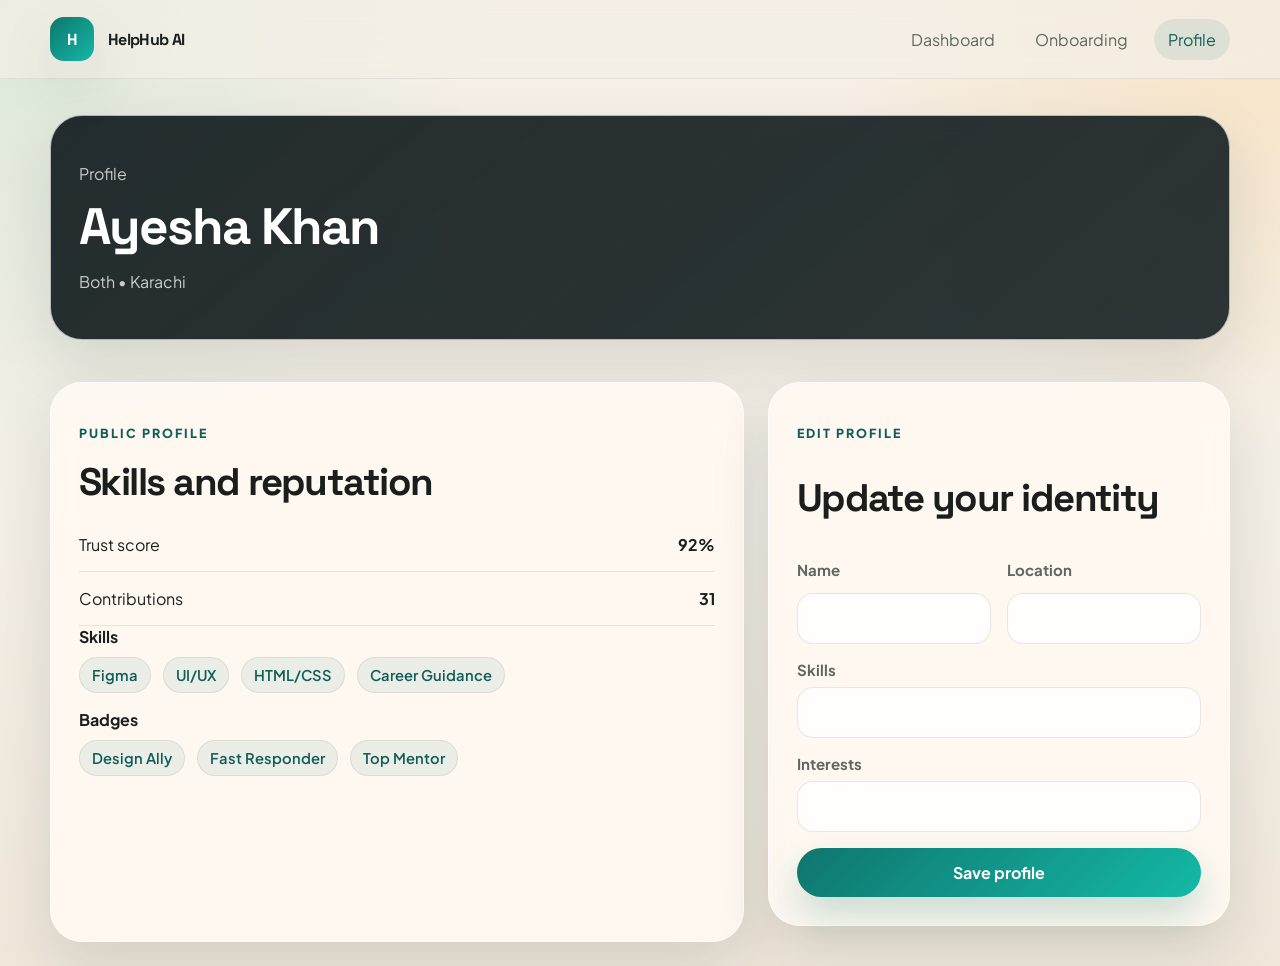
<file: Assets/profile.html>
<html lang="en">

<head>
     <meta charset="UTF-8">
     <meta name="viewport" content="width=device-width, initial-scale=1.0">
     <title>HelpHub AI | Profile</title>
     <link rel="preconnect" href="https://fonts.googleapis.com">
     <link rel="preconnect" href="https://fonts.gstatic.com" crossorigin="">
     <link href="https://fonts.googleapis.com/css2?family=Plus+Jakarta+Sans:wght@400;500;600;700;800&amp;family=Space+Grotesk:wght@500;700&amp;display=swap"
          rel="stylesheet">
     <link rel="stylesheet" href="../style.css">
     <style>
          ._button_10caf_25 {
               border-radius: 8px;
               border: unset;
               cursor: pointer;
               transition: .3s
          }

          ._button_10caf_25:disabled {
               opacity: .3;
               cursor: not-allowed
          }

          ._button_default_10caf_35 {
               background: transparent;
               color: #43434e
          }

          ._button_default_10caf_35:hover {
               background: #f3f4f7
          }

          ._button_default_10caf_35:active {
               background: #8e8e8e
          }

          ._button_default_10caf_35 ._svg_10caf_45 * {
               fill: #43434e
          }

          ._button_primary_10caf_48 {
               background: #007eff;
               color: #fff
          }

          ._button_primary_10caf_48:hover {
               background: #3398ff
          }

          ._button_primary_10caf_48:active {
               background: #66b2ff
          }

          ._button_primary_10caf_48 ._svg_10caf_45 * {
               fill: #fff
          }

          ._button_link_10caf_61 {
               background: transparent;
               color: #007eff
          }

          ._button_link_10caf_61:hover {
               color: #3398ff
          }

          ._button_link_10caf_61:active {
               color: #66b2ff
          }

          ._button_link_10caf_61 ._svg_10caf_45 * {
               fill: #007eff
          }

          ._button_link_10caf_61 ._svg_10caf_45 *:hover {
               fill: #3398ff
          }

          ._button_link_10caf_61 ._svg_10caf_45 *:active {
               fill: #66b2ff
          }

          ._button_large_10caf_80 {
               padding: 12px 16px
          }

          ._button_large_10caf_80 * {
               font-size: 16px
          }

          ._button_medium_10caf_86 {
               padding: 8px 16px
          }

          ._button_medium_10caf_86 * {
               font-size: 16px
          }

          ._button_small_10caf_92 {
               padding: 4px;
               min-height: 24px
          }

          ._button_small_10caf_92 * {
               font-size: 12px
          }

          ._flexBox_9xdww_14 {
               flex-flow: unset
          }

          ._gap_extraTiny_9xdww_18 {
               gap: 2px
          }

          ._gap_tiny_9xdww_22 {
               gap: 4px
          }

          ._gap_extraSmall_9xdww_26 {
               gap: 6px
          }

          ._gap_small_9xdww_30 {
               gap: 8px
          }

          ._gap_medium_9xdww_34 {
               gap: 16px
          }

          ._gap_normal_9xdww_38 {
               gap: 24px
          }

          ._gap_large_9xdww_42 {
               gap: 32px
          }

          ._gap_xLarge_9xdww_46 {
               gap: 48px
          }

          ._gap_xxLarge_9xdww_50 {
               gap: 56px
          }

          ._gap_extraLarge_9xdww_54 {
               gap: 64px
          }

          ._column_9xdww_58 {
               flex-direction: column !important
          }

          ._flexWrap_9xdww_62 {
               flex-wrap: wrap
          }

          ._popover_12uvb_1 {
               position: fixed;
               padding: 8px 10px;
               z-index: 2147483647;
               background: #31363de6;
               border-radius: 4px;
               color: #fff;
               font-size: 14px
          }

          ._buttons_12uvb_11 {
               position: fixed;
               top: 0;
               right: 0;
               padding: 8px;
               z-index: 2147483647
          }

          ._popup_hcu7e_1 {
               position: fixed;
               z-index: 2147483649;
               background: #ffffffe6;
               border-radius: 4px;
               color: #000;
               font-size: 14px;
               line-height: 1.286;
               width: 350px;
               -webkit-backdrop-filter: blur(2px);
               backdrop-filter: blur(2px);
               box-shadow: 0 0 7px -5px #000
          }

          ._popup_hcu7e_1:before {
               border-color: rgba(255, 255, 255, .9) transparent;
               border-width: 0 7px 7px 7px;
               left: 7px;
               top: -7px;
               border-style: solid;
               content: ".";
               display: block;
               height: 0;
               position: absolute;
               text-indent: -30000px;
               width: 0
          }

          ._color_hcu7e_27 {
               width: 20px;
               height: 20px;
               cursor: pointer;
               flex-shrink: 0
          }

          ._styleContainer_hcu7e_34 {
               white-space: nowrap;
               overflow: hidden;
               text-overflow: ellipsis
          }

          ._extraTiny_dg7lc_14 {
               padding: 2px
          }

          ._extraTinyVR_dg7lc_18 {
               padding-top: 2px;
               padding-bottom: 2px
          }

          ._extraTinyHR_dg7lc_23 {
               padding-left: 2px;
               padding-right: 2px
          }

          ._extraTinyTop_dg7lc_28 {
               padding-top: 2px
          }

          ._extraTinyRight_dg7lc_32 {
               padding-right: 2px
          }

          ._extraTinyBottom_dg7lc_36 {
               padding-bottom: 2px
          }

          ._extraTinyLeft_dg7lc_40 {
               padding-left: 2px
          }

          ._tiny_dg7lc_44 {
               padding: 4px
          }

          ._tinyVR_dg7lc_48 {
               padding-top: 4px;
               padding-bottom: 4px
          }

          ._tinyHR_dg7lc_53 {
               padding-left: 4px;
               padding-right: 4px
          }

          ._tinyTop_dg7lc_58 {
               padding-top: 4px
          }

          ._tinyRight_dg7lc_62 {
               padding-right: 4px
          }

          ._tinyBottom_dg7lc_66 {
               padding-bottom: 4px
          }

          ._tinyLeft_dg7lc_70 {
               padding-left: 4px
          }

          ._extraSmall_dg7lc_74 {
               padding: 6px
          }

          ._extraSmallVR_dg7lc_78 {
               padding-top: 6px;
               padding-bottom: 6px
          }

          ._extraSmallHR_dg7lc_83 {
               padding-left: 6px;
               padding-right: 6px
          }

          ._extraSmallTop_dg7lc_88 {
               padding-top: 6px
          }

          ._extraSmallRight_dg7lc_92 {
               padding-right: 6px
          }

          ._extraSmallBottom_dg7lc_96 {
               padding-bottom: 6px
          }

          ._extraSmallLeft_dg7lc_100 {
               padding-left: 6px
          }

          ._small_dg7lc_104 {
               padding: 8px
          }

          ._smallVR_dg7lc_108 {
               padding-top: 8px;
               padding-bottom: 8px
          }

          ._smallHR_dg7lc_113 {
               padding-left: 8px;
               padding-right: 8px
          }

          ._smallTop_dg7lc_118 {
               padding-top: 8px
          }

          ._smallRight_dg7lc_122 {
               padding-right: 8px
          }

          ._smallBottom_dg7lc_126 {
               padding-bottom: 8px
          }

          ._smallLeft_dg7lc_130 {
               padding-left: 8px
          }

          ._medium_dg7lc_134 {
               padding: 16px
          }

          ._mediumVR_dg7lc_138 {
               padding-top: 16px;
               padding-bottom: 16px
          }

          ._mediumHR_dg7lc_143 {
               padding-left: 16px;
               padding-right: 16px
          }

          ._mediumTop_dg7lc_148 {
               padding-top: 16px
          }

          ._mediumRight_dg7lc_152 {
               padding-right: 16px
          }

          ._mediumBottom_dg7lc_156 {
               padding-bottom: 16px
          }

          ._mediumLeft_dg7lc_160 {
               padding-left: 16px
          }

          ._normal_dg7lc_164 {
               padding: 24px
          }

          ._normalVR_dg7lc_168 {
               padding-top: 24px;
               padding-bottom: 24px
          }

          ._normalHR_dg7lc_173 {
               padding-left: 24px;
               padding-right: 24px
          }

          ._normalTop_dg7lc_178 {
               padding-top: 24px
          }

          ._normalRight_dg7lc_182 {
               padding-right: 24px
          }

          ._normalBottom_dg7lc_186 {
               padding-bottom: 24px
          }

          ._normalLeft_dg7lc_190 {
               padding-left: 24px
          }

          ._large_dg7lc_194 {
               padding: 32px
          }

          ._largeVR_dg7lc_198 {
               padding-top: 32px;
               padding-bottom: 32px
          }

          ._largeHR_dg7lc_203 {
               padding-left: 32px;
               padding-right: 32px
          }

          ._largeTop_dg7lc_208 {
               padding-top: 32px
          }

          ._largeRight_dg7lc_212 {
               padding-right: 32px
          }

          ._largeBottom_dg7lc_216 {
               padding-bottom: 32px
          }

          ._largeLeft_dg7lc_220 {
               padding-left: 32px
          }

          ._xLarge_dg7lc_224 {
               padding: 48px
          }

          ._xLargeVR_dg7lc_228 {
               padding-top: 48px;
               padding-bottom: 48px
          }

          ._xLargeHR_dg7lc_233 {
               padding-left: 48px;
               padding-right: 48px
          }

          ._xLargeTop_dg7lc_238 {
               padding-top: 48px
          }

          ._xLargeRight_dg7lc_242 {
               padding-right: 48px
          }

          ._xLargeBottom_dg7lc_246 {
               padding-bottom: 48px
          }

          ._xLargeLeft_dg7lc_250 {
               padding-left: 48px
          }

          ._xxLarge_dg7lc_254 {
               padding: 56px
          }

          ._xxLargeVR_dg7lc_258 {
               padding-top: 56px;
               padding-bottom: 56px
          }

          ._xxLargeHR_dg7lc_263 {
               padding-left: 56px;
               padding-right: 56px
          }

          ._xxLargeTop_dg7lc_268 {
               padding-top: 56px
          }

          ._xxLargeRight_dg7lc_272 {
               padding-right: 56px
          }

          ._xxLargeBottom_dg7lc_276 {
               padding-bottom: 56px
          }

          ._xxLargeLeft_dg7lc_280 {
               padding-left: 56px
          }

          ._extraLarge_dg7lc_284 {
               padding: 64px
          }

          ._extraLargeVR_dg7lc_288 {
               padding-top: 64px;
               padding-bottom: 64px
          }

          ._extraLargeHR_dg7lc_293 {
               padding-left: 64px;
               padding-right: 64px
          }

          ._extraLargeTop_dg7lc_298 {
               padding-top: 64px
          }

          ._extraLargeRight_dg7lc_302 {
               padding-right: 64px
          }

          ._extraLargeBottom_dg7lc_306 {
               padding-bottom: 64px
          }

          ._extraLargeLeft_dg7lc_310 {
               padding-left: 64px
          }

          ._size_tiny_ldink_23,
          ._size_tiny_ldink_23 * {
               font-size: 12px
          }

          ._size_small_ldink_27,
          ._size_small_ldink_27 * {
               font-size: 16px
          }

          ._size_medium_ldink_31,
          ._size_medium_ldink_31 * {
               font-size: 18px
          }

          ._size_large_ldink_35,
          ._size_large_ldink_35 * {
               font-size: 32px
          }

          ._weight_thin_ldink_39,
          ._weight_thin_ldink_39 * {
               font-weight: 100
          }

          ._weight_extraLight_ldink_43,
          ._weight_extraLight_ldink_43 * {
               font-weight: 200
          }

          ._weight_light_ldink_47,
          ._weight_light_ldink_47 * {
               font-weight: 300
          }

          ._weight_normal_ldink_51,
          ._weight_normal_ldink_51 * {
               font-weight: 400
          }

          ._weight_medium_ldink_55,
          ._weight_medium_ldink_55 * {
               font-weight: 500
          }

          ._weight_semiBold_ldink_59,
          ._weight_semiBold_ldink_59 * {
               font-weight: 600
          }

          ._weight_bold_ldink_63,
          ._weight_bold_ldink_63 * {
               font-weight: 700
          }

          ._weight_extraBold_ldink_67,
          ._weight_extraBold_ldink_67 * {
               font-weight: 800
          }

          ._lineHeight_ldink_71 {
               line-height: 100%
          }

          ._secondary_ldink_75 {
               color: #8e8e8e
          }

          ._modal_ib2ay_25 {
               position: fixed;
               top: 0;
               left: 0;
               width: 100%;
               height: 100%;
               display: flex;
               justify-content: center;
               align-items: center;
               z-index: 2147483649
          }

          ._modal_ib2ay_25 ._background_ib2ay_36 {
               position: absolute;
               top: 0;
               left: 0;
               width: 100%;
               height: 100%;
               transition: .3s;
               opacity: 0;
               overflow: auto;
               background-color: color-mix(in srgb, #000000 60%, white 0%);
               -webkit-backdrop-filter: blur(2px);
               backdrop-filter: blur(2px)
          }

          ._modal_ib2ay_25 ._window_ib2ay_48 {
               min-width: 280px;
               max-width: 560px;
               background: #fff;
               border-radius: 6px;
               padding: 16px;
               z-index: 1;
               position: relative;
               opacity: 0;
               transform: scale(.01);
               transition: .3s;
               display: flex;
               flex-direction: column;
               box-shadow: 0 2px 6px 2px #00000026, 0 1px 2px #0000004d;
               overflow: auto
          }

          ._modal_ib2ay_25 ._window_ib2ay_48 ._loading_ib2ay_64 {
               position: absolute;
               width: 100%;
               height: 100%;
               top: 0;
               left: 0;
               background: #000000b3
          }

          ._modal_ib2ay_25 ._window_ib2ay_48 ._loading_ib2ay_64 img {
               width: 100px
          }

          ._modal_visible_ib2ay_76 ._background_ib2ay_36 {
               opacity: 1
          }

          ._modal_visible_ib2ay_76 ._window_ib2ay_48 {
               opacity: 1;
               transform: scale(1)
          }

          ._modal_hidden_ib2ay_83 ._background_ib2ay_36 {
               opacity: 0
          }

          ._modal_hidden_ib2ay_83 ._window_ib2ay_48 {
               opacity: 0;
               transform: scale(.01)
          }

          ._modal_hiddenDone_ib2ay_90 ._background_ib2ay_36 {
               opacity: 0
          }

          ._modal_hiddenDone_ib2ay_90 ._window_ib2ay_48 {
               opacity: 0;
               transform: scale(.01)
          }

          ._color_13dyv_1 {
               padding: 0 8px;
               border-radius: 8px;
               width: 100%;
               box-shadow: 0 0 7px -5px #000;
               font-weight: 800;
               flex-shrink: 0
          }
     </style>
</head>

<body data-page="profile" cz-shortcut-listen="true">
     <header class="header">
          <div class="container nav">
               <a class="brand" href="#"><span class="brand-logo">H</span><span>HelpHub AI</span></a>
               <nav class="nav-links"><a href="./dashboard.html">Dashboard</a><a href="./onboarding.html">Onboarding</a><a
                         data-nav="profile" href="./profile.html" class="active">Profile</a></nav>
          </div>
     </header>
     <main class="container">
          <section class="hero-page">
               <div class="area">
                    <p class="coding">Profile</p>
                    <h1 style="font-size: clamp(2.2rem, 4vw, 4rem);" data-profile-name="">Ayesha Khan</h1>
                    <p><span data-profile-role="">Both</span> • <span data-profile-location="">Karachi</span></p>
               </div>
          </section>
          <section class="profile-grid section">
               <div class="cards">
                    <div class="area">
                         <p class="core">Public profile</p>
                         <h2>Skills and reputation</h2>
                         <div class="metric"><span>Trust score</span><strong data-profile-trust="">92%</strong></div>
                         <div class="metric"><span>Contributions</span><strong data-profile-contributions="">31</strong>
                         </div>
                         <div class="cards">
                              <div><strong>Skills</strong>
                                   <div class="tag-row" data-profile-skills="" style="margin-top:10px;"><span
                                             class="tag">Figma</span><span class="tag">UI/UX</span><span
                                             class="tag">HTML/CSS</span><span class="tag">Career Guidance</span></div>
                              </div>
                              <div><strong>Badges</strong>
                                   <div class="tag-row" data-profile-badges="" style="margin-top:10px;"><span
                                             class="tag">Design Ally</span><span class="tag">Fast Responder</span><span
                                             class="tag">Top Mentor</span></div>
                              </div>
                         </div>
                    </div>
               </div>
               <form class="form-card cards" data-profile-form="">
                    <p class="core">Edit profile</p>
                    <h2>Update your identity</h2>
                    <div class="profile-form">
                         <div class="field"><label>Name</label><input name="name" type="text"></div>
                         <div class="field"><label>Location</label><input name="location" type="text"></div>
                         <div class="field-full"><label>Skills</label><input name="skills" type="text"></div>
                         <div class="field-full"><label>Interests</label><input name="interests" type="text"></div>
                    </div>
                    <button class="btn btn-primary" type="submit">Save profile</button>
               </form>
          </section>
     </main>


</body>
<div></div>

</html>
</file>
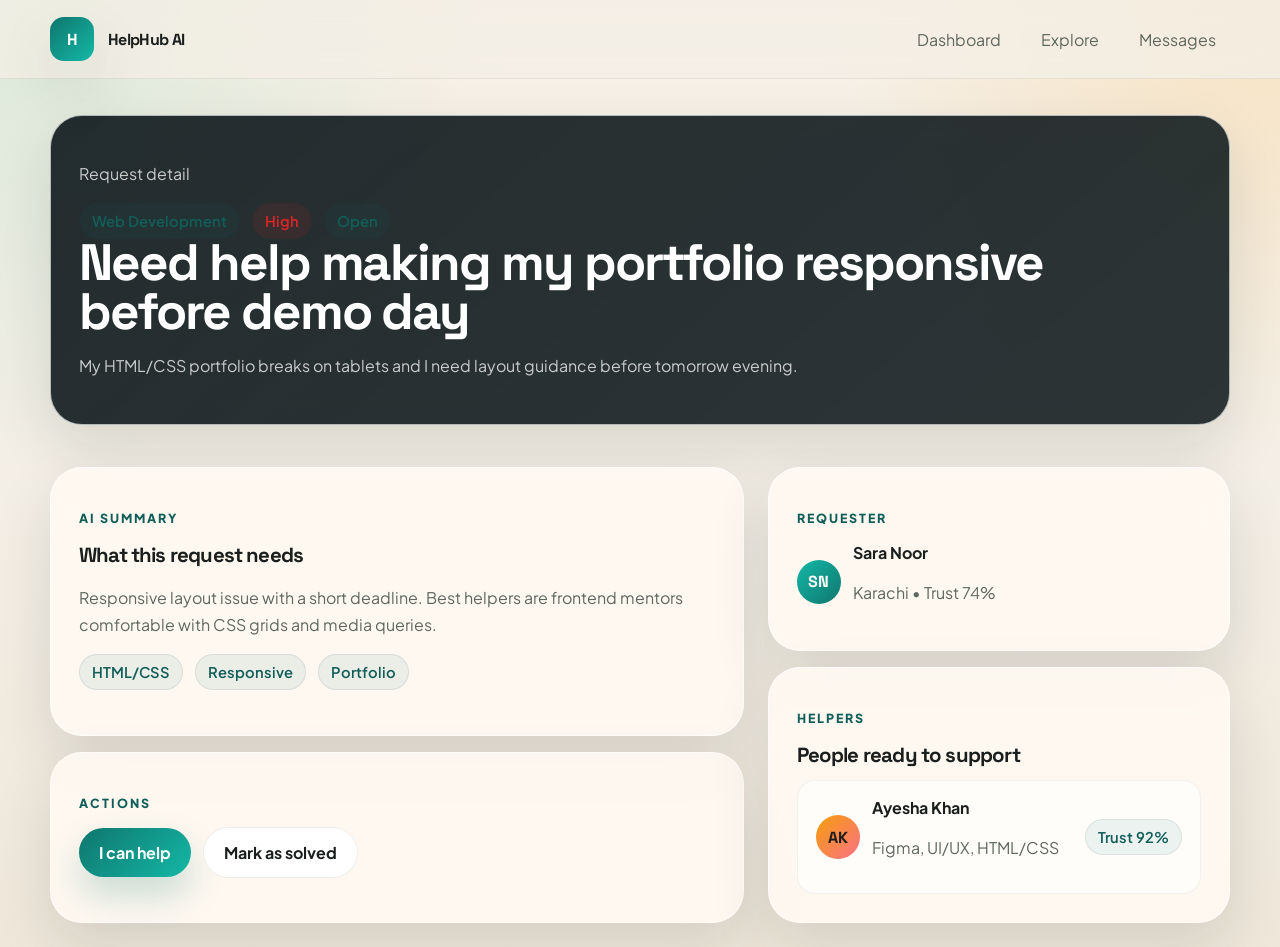
<file: Assets/request-1.html>
<html lang="en">

<head>
     <meta charset="UTF-8">
     <meta name="viewport" content="width=device-width, initial-scale=1.0">
     <title>HelpHub AI | Request Detail</title>
     <link rel="preconnect" href="https://fonts.googleapis.com">
     <link rel="preconnect" href="https://fonts.gstatic.com" crossorigin="">
     <link href="https://fonts.googleapis.com/css2?family=Plus+Jakarta+Sans:wght@400;500;600;700;800&amp;family=Space+Grotesk:wght@500;700&amp;display=swap"
          rel="stylesheet">
     <link rel="stylesheet" href="../style.css">
     <style>
          ._button_10caf_25 {
               border-radius: 8px;
               border: unset;
               cursor: pointer;
               transition: .3s
          }

          ._button_10caf_25:disabled {
               opacity: .3;
               cursor: not-allowed
          }

          ._button_default_10caf_35 {
               background: transparent;
               color: #43434e
          }

          ._button_default_10caf_35:hover {
               background: #f3f4f7
          }

          ._button_default_10caf_35:active {
               background: #8e8e8e
          }

          ._button_default_10caf_35 ._svg_10caf_45 * {
               fill: #43434e
          }

          ._button_primary_10caf_48 {
               background: #007eff;
               color: #fff
          }

          ._button_primary_10caf_48:hover {
               background: #3398ff
          }

          ._button_primary_10caf_48:active {
               background: #66b2ff
          }

          ._button_primary_10caf_48 ._svg_10caf_45 * {
               fill: #fff
          }

          ._button_link_10caf_61 {
               background: transparent;
               color: #007eff
          }

          ._button_link_10caf_61:hover {
               color: #3398ff
          }

          ._button_link_10caf_61:active {
               color: #66b2ff
          }

          ._button_link_10caf_61 ._svg_10caf_45 * {
               fill: #007eff
          }

          ._button_link_10caf_61 ._svg_10caf_45 *:hover {
               fill: #3398ff
          }

          ._button_link_10caf_61 ._svg_10caf_45 *:active {
               fill: #66b2ff
          }

          ._button_large_10caf_80 {
               padding: 12px 16px
          }

          ._button_large_10caf_80 * {
               font-size: 16px
          }

          ._button_medium_10caf_86 {
               padding: 8px 16px
          }

          ._button_medium_10caf_86 * {
               font-size: 16px
          }

          ._button_small_10caf_92 {
               padding: 4px;
               min-height: 24px
          }

          ._button_small_10caf_92 * {
               font-size: 12px
          }

          ._flexBox_9xdww_14 {
               flex-flow: unset
          }

          ._gap_extraTiny_9xdww_18 {
               gap: 2px
          }

          ._gap_tiny_9xdww_22 {
               gap: 4px
          }

          ._gap_extraSmall_9xdww_26 {
               gap: 6px
          }

          ._gap_small_9xdww_30 {
               gap: 8px
          }

          ._gap_medium_9xdww_34 {
               gap: 16px
          }

          ._gap_normal_9xdww_38 {
               gap: 24px
          }

          ._gap_large_9xdww_42 {
               gap: 32px
          }

          ._gap_xLarge_9xdww_46 {
               gap: 48px
          }

          ._gap_xxLarge_9xdww_50 {
               gap: 56px
          }

          ._gap_extraLarge_9xdww_54 {
               gap: 64px
          }

          ._column_9xdww_58 {
               flex-direction: column !important
          }

          ._flexWrap_9xdww_62 {
               flex-wrap: wrap
          }

          ._popover_12uvb_1 {
               position: fixed;
               padding: 8px 10px;
               z-index: 2147483647;
               background: #31363de6;
               border-radius: 4px;
               color: #fff;
               font-size: 14px
          }

          ._buttons_12uvb_11 {
               position: fixed;
               top: 0;
               right: 0;
               padding: 8px;
               z-index: 2147483647
          }

          ._popup_hcu7e_1 {
               position: fixed;
               z-index: 2147483649;
               background: #ffffffe6;
               border-radius: 4px;
               color: #000;
               font-size: 14px;
               line-height: 1.286;
               width: 350px;
               -webkit-backdrop-filter: blur(2px);
               backdrop-filter: blur(2px);
               box-shadow: 0 0 7px -5px #000
          }

          ._popup_hcu7e_1:before {
               border-color: rgba(255, 255, 255, .9) transparent;
               border-width: 0 7px 7px 7px;
               left: 7px;
               top: -7px;
               border-style: solid;
               content: ".";
               display: block;
               height: 0;
               position: absolute;
               text-indent: -30000px;
               width: 0
          }

          ._color_hcu7e_27 {
               width: 20px;
               height: 20px;
               cursor: pointer;
               flex-shrink: 0
          }

          ._styleContainer_hcu7e_34 {
               white-space: nowrap;
               overflow: hidden;
               text-overflow: ellipsis
          }

          ._extraTiny_dg7lc_14 {
               padding: 2px
          }

          ._extraTinyVR_dg7lc_18 {
               padding-top: 2px;
               padding-bottom: 2px
          }

          ._extraTinyHR_dg7lc_23 {
               padding-left: 2px;
               padding-right: 2px
          }

          ._extraTinyTop_dg7lc_28 {
               padding-top: 2px
          }

          ._extraTinyRight_dg7lc_32 {
               padding-right: 2px
          }

          ._extraTinyBottom_dg7lc_36 {
               padding-bottom: 2px
          }

          ._extraTinyLeft_dg7lc_40 {
               padding-left: 2px
          }

          ._tiny_dg7lc_44 {
               padding: 4px
          }

          ._tinyVR_dg7lc_48 {
               padding-top: 4px;
               padding-bottom: 4px
          }

          ._tinyHR_dg7lc_53 {
               padding-left: 4px;
               padding-right: 4px
          }

          ._tinyTop_dg7lc_58 {
               padding-top: 4px
          }

          ._tinyRight_dg7lc_62 {
               padding-right: 4px
          }

          ._tinyBottom_dg7lc_66 {
               padding-bottom: 4px
          }

          ._tinyLeft_dg7lc_70 {
               padding-left: 4px
          }

          ._extraSmall_dg7lc_74 {
               padding: 6px
          }

          ._extraSmallVR_dg7lc_78 {
               padding-top: 6px;
               padding-bottom: 6px
          }

          ._extraSmallHR_dg7lc_83 {
               padding-left: 6px;
               padding-right: 6px
          }

          ._extraSmallTop_dg7lc_88 {
               padding-top: 6px
          }

          ._extraSmallRight_dg7lc_92 {
               padding-right: 6px
          }

          ._extraSmallBottom_dg7lc_96 {
               padding-bottom: 6px
          }

          ._extraSmallLeft_dg7lc_100 {
               padding-left: 6px
          }

          ._small_dg7lc_104 {
               padding: 8px
          }

          ._smallVR_dg7lc_108 {
               padding-top: 8px;
               padding-bottom: 8px
          }

          ._smallHR_dg7lc_113 {
               padding-left: 8px;
               padding-right: 8px
          }

          ._smallTop_dg7lc_118 {
               padding-top: 8px
          }

          ._smallRight_dg7lc_122 {
               padding-right: 8px
          }

          ._smallBottom_dg7lc_126 {
               padding-bottom: 8px
          }

          ._smallLeft_dg7lc_130 {
               padding-left: 8px
          }

          ._medium_dg7lc_134 {
               padding: 16px
          }

          ._mediumVR_dg7lc_138 {
               padding-top: 16px;
               padding-bottom: 16px
          }

          ._mediumHR_dg7lc_143 {
               padding-left: 16px;
               padding-right: 16px
          }

          ._mediumTop_dg7lc_148 {
               padding-top: 16px
          }

          ._mediumRight_dg7lc_152 {
               padding-right: 16px
          }

          ._mediumBottom_dg7lc_156 {
               padding-bottom: 16px
          }

          ._mediumLeft_dg7lc_160 {
               padding-left: 16px
          }

          ._normal_dg7lc_164 {
               padding: 24px
          }

          ._normalVR_dg7lc_168 {
               padding-top: 24px;
               padding-bottom: 24px
          }

          ._normalHR_dg7lc_173 {
               padding-left: 24px;
               padding-right: 24px
          }

          ._normalTop_dg7lc_178 {
               padding-top: 24px
          }

          ._normalRight_dg7lc_182 {
               padding-right: 24px
          }

          ._normalBottom_dg7lc_186 {
               padding-bottom: 24px
          }

          ._normalLeft_dg7lc_190 {
               padding-left: 24px
          }

          ._large_dg7lc_194 {
               padding: 32px
          }

          ._largeVR_dg7lc_198 {
               padding-top: 32px;
               padding-bottom: 32px
          }

          ._largeHR_dg7lc_203 {
               padding-left: 32px;
               padding-right: 32px
          }

          ._largeTop_dg7lc_208 {
               padding-top: 32px
          }

          ._largeRight_dg7lc_212 {
               padding-right: 32px
          }

          ._largeBottom_dg7lc_216 {
               padding-bottom: 32px
          }

          ._largeLeft_dg7lc_220 {
               padding-left: 32px
          }

          ._xLarge_dg7lc_224 {
               padding: 48px
          }

          ._xLargeVR_dg7lc_228 {
               padding-top: 48px;
               padding-bottom: 48px
          }

          ._xLargeHR_dg7lc_233 {
               padding-left: 48px;
               padding-right: 48px
          }

          ._xLargeTop_dg7lc_238 {
               padding-top: 48px
          }

          ._xLargeRight_dg7lc_242 {
               padding-right: 48px
          }

          ._xLargeBottom_dg7lc_246 {
               padding-bottom: 48px
          }

          ._xLargeLeft_dg7lc_250 {
               padding-left: 48px
          }

          ._xxLarge_dg7lc_254 {
               padding: 56px
          }

          ._xxLargeVR_dg7lc_258 {
               padding-top: 56px;
               padding-bottom: 56px
          }

          ._xxLargeHR_dg7lc_263 {
               padding-left: 56px;
               padding-right: 56px
          }

          ._xxLargeTop_dg7lc_268 {
               padding-top: 56px
          }

          ._xxLargeRight_dg7lc_272 {
               padding-right: 56px
          }

          ._xxLargeBottom_dg7lc_276 {
               padding-bottom: 56px
          }

          ._xxLargeLeft_dg7lc_280 {
               padding-left: 56px
          }

          ._extraLarge_dg7lc_284 {
               padding: 64px
          }

          ._extraLargeVR_dg7lc_288 {
               padding-top: 64px;
               padding-bottom: 64px
          }

          ._extraLargeHR_dg7lc_293 {
               padding-left: 64px;
               padding-right: 64px
          }

          ._extraLargeTop_dg7lc_298 {
               padding-top: 64px
          }

          ._extraLargeRight_dg7lc_302 {
               padding-right: 64px
          }

          ._extraLargeBottom_dg7lc_306 {
               padding-bottom: 64px
          }

          ._extraLargeLeft_dg7lc_310 {
               padding-left: 64px
          }

          ._size_tiny_ldink_23,
          ._size_tiny_ldink_23 * {
               font-size: 12px
          }

          ._size_small_ldink_27,
          ._size_small_ldink_27 * {
               font-size: 16px
          }

          ._size_medium_ldink_31,
          ._size_medium_ldink_31 * {
               font-size: 18px
          }

          ._size_large_ldink_35,
          ._size_large_ldink_35 * {
               font-size: 32px
          }

          ._weight_thin_ldink_39,
          ._weight_thin_ldink_39 * {
               font-weight: 100
          }

          ._weight_extraLight_ldink_43,
          ._weight_extraLight_ldink_43 * {
               font-weight: 200
          }

          ._weight_light_ldink_47,
          ._weight_light_ldink_47 * {
               font-weight: 300
          }

          ._weight_normal_ldink_51,
          ._weight_normal_ldink_51 * {
               font-weight: 400
          }

          ._weight_medium_ldink_55,
          ._weight_medium_ldink_55 * {
               font-weight: 500
          }

          ._weight_semiBold_ldink_59,
          ._weight_semiBold_ldink_59 * {
               font-weight: 600
          }

          ._weight_bold_ldink_63,
          ._weight_bold_ldink_63 * {
               font-weight: 700
          }

          ._weight_extraBold_ldink_67,
          ._weight_extraBold_ldink_67 * {
               font-weight: 800
          }

          ._lineHeight_ldink_71 {
               line-height: 100%
          }

          ._secondary_ldink_75 {
               color: #8e8e8e
          }

          ._modal_ib2ay_25 {
               position: fixed;
               top: 0;
               left: 0;
               width: 100%;
               height: 100%;
               display: flex;
               justify-content: center;
               align-items: center;
               z-index: 2147483649
          }

          ._modal_ib2ay_25 ._background_ib2ay_36 {
               position: absolute;
               top: 0;
               left: 0;
               width: 100%;
               height: 100%;
               transition: .3s;
               opacity: 0;
               overflow: auto;
               background-color: color-mix(in srgb, #000000 60%, white 0%);
               -webkit-backdrop-filter: blur(2px);
               backdrop-filter: blur(2px)
          }

          ._modal_ib2ay_25 ._window_ib2ay_48 {
               min-width: 280px;
               max-width: 560px;
               background: #fff;
               border-radius: 6px;
               padding: 16px;
               z-index: 1;
               position: relative;
               opacity: 0;
               transform: scale(.01);
               transition: .3s;
               display: flex;
               flex-direction: column;
               box-shadow: 0 2px 6px 2px #00000026, 0 1px 2px #0000004d;
               overflow: auto
          }

          ._modal_ib2ay_25 ._window_ib2ay_48 ._loading_ib2ay_64 {
               position: absolute;
               width: 100%;
               height: 100%;
               top: 0;
               left: 0;
               background: #000000b3
          }

          ._modal_ib2ay_25 ._window_ib2ay_48 ._loading_ib2ay_64 img {
               width: 100px
          }

          ._modal_visible_ib2ay_76 ._background_ib2ay_36 {
               opacity: 1
          }

          ._modal_visible_ib2ay_76 ._window_ib2ay_48 {
               opacity: 1;
               transform: scale(1)
          }

          ._modal_hidden_ib2ay_83 ._background_ib2ay_36 {
               opacity: 0
          }

          ._modal_hidden_ib2ay_83 ._window_ib2ay_48 {
               opacity: 0;
               transform: scale(.01)
          }

          ._modal_hiddenDone_ib2ay_90 ._background_ib2ay_36 {
               opacity: 0
          }

          ._modal_hiddenDone_ib2ay_90 ._window_ib2ay_48 {
               opacity: 0;
               transform: scale(.01)
          }

          ._color_13dyv_1 {
               padding: 0 8px;
               border-radius: 8px;
               width: 100%;
               box-shadow: 0 0 7px -5px #000;
               font-weight: 800;
               flex-shrink: 0
          }
     </style>
</head>

<body data-page="detail" cz-shortcut-listen="true">
     <header class="header">
          <div class="container nav">
               <a class="brand" href="#"><span class="brand-logo">H</span><span>HelpHub AI</span></a>
               <nav class="nav-links"><a href="./dashboard.html">Dashboard</a><a href="./Explore.html">Explore</a><a
                         href="./messages.html">Messages</a></nav>
          </div>
     </header>
     <main class="container">
          <section class="hero-page">
               <div class="area">
                    <p class="coding">Request detail</p>
                    <div data-request-meta="" class="tag-row">
                         <span class="tag">Web Development</span>
                         <span class="tag red">High</span>
                         <span class="tag ">Open</span>
                    </div>
                    <h1 data-request-title="" style="font-size: clamp(2.1rem, 4vw, 3.8rem);">Need help making my
                         portfolio responsive before demo day</h1>
                    <p data-request-description="">My HTML/CSS portfolio breaks on tablets and I need layout guidance
                         before tomorrow evening.</p>
               </div>
          </section>
          <section class="detail-grid section">
               <div class="cards">
                    <div class="area">
                         <p class="core">AI summary</p>
                         <h3>What this request needs</h3>
                         <p data-request-summary="">Responsive layout issue with a short deadline. Best helpers are
                              frontend mentors comfortable with CSS grids and media queries.</p>
                         <div class="tag-row" data-request-tags=""><span class="tag">HTML/CSS</span><span
                                   class="tag">Responsive</span><span class="tag">Portfolio</span></div>
                    </div>
                    <div class="area">
                         <p class="core">Actions</p>
                         <div class="row"><button class="btn btn-primary" data-cta-help="">I can help</button><button
                                   class="btn btn-secondary" data-cta-solved="">Mark as solved</button></div>
                    </div>
               </div>
               <aside class="cards">
                    <div class="area">
                         <p class="core">Requester</p>
                         <div data-request-requester="">
                              <div class="user-line">
                                   <div class="avatar teal">SN</div>
                                   <div><strong>Sara Noor</strong>
                                        <p>Karachi • Trust 74%</p>
                                   </div>
                              </div>
                         </div>
                    </div>
                    <div class="area">
                         <p class="core">Helpers</p>
                         <h3>People ready to support</h3>
                         <div class="helper-list" data-helper-list="">
                              <div class="helper-item">
                                   <div class="user-line">
                                        <div class="avatar">AK</div>
                                        <div><strong>Ayesha Khan</strong>
                                             <p>Figma, UI/UX, HTML/CSS</p>
                                        </div>
                                   </div><span class="tag">Trust 92%</span>
                              </div>
                         </div>
                    </div>
               </aside>
          </section>
     </main>


</body>
<div></div>

</html>
</file>
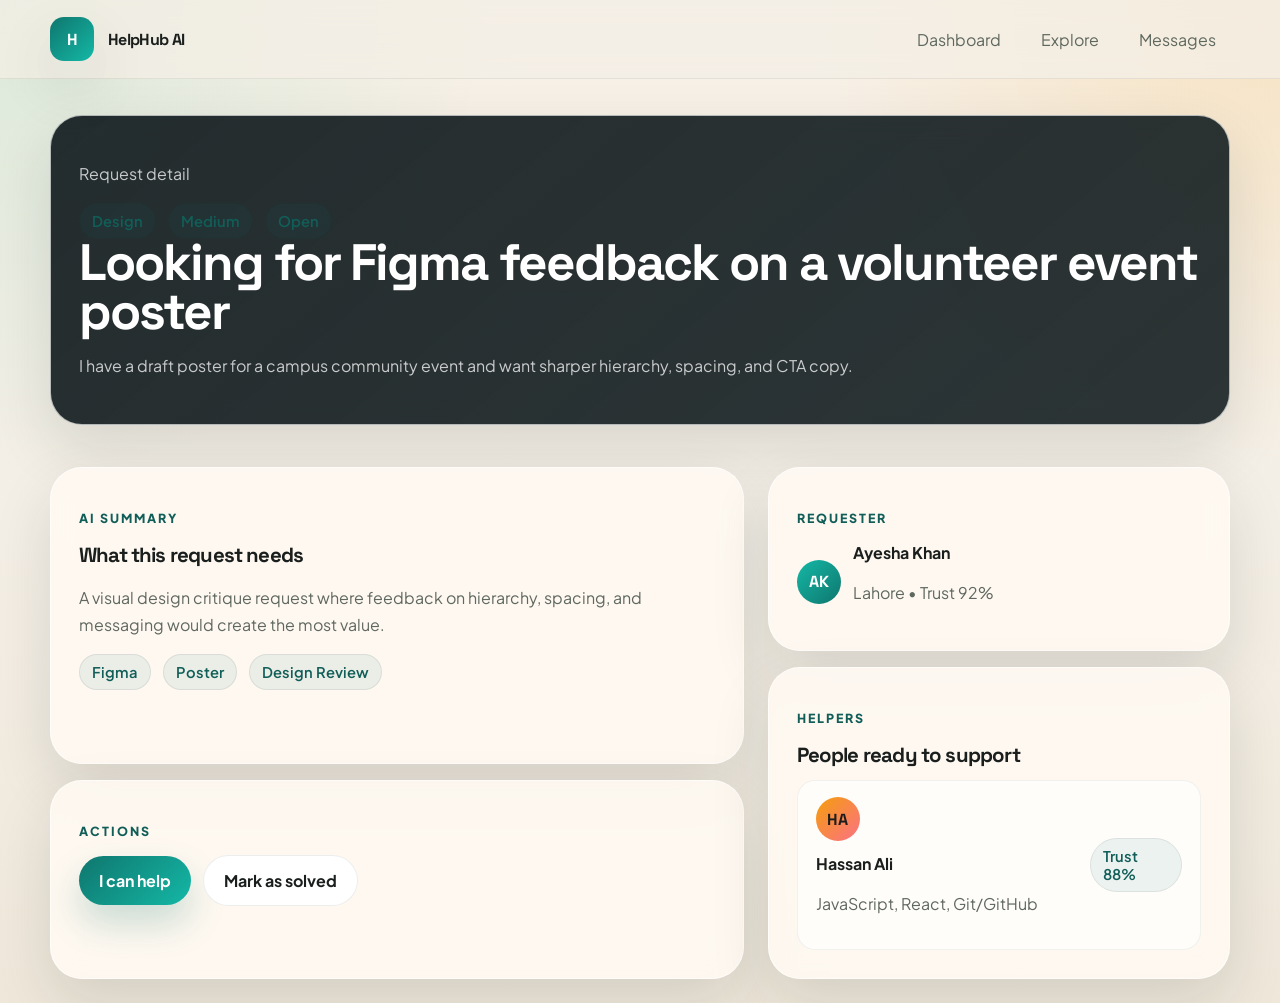
<file: Assets/request-2.html>
<html lang="en">

<head>
     <meta charset="UTF-8">
     <meta name="viewport" content="width=device-width, initial-scale=1.0">
     <title>HelpHub AI | Request Detail</title>
     <link rel="preconnect" href="https://fonts.googleapis.com">
     <link rel="preconnect" href="https://fonts.gstatic.com" crossorigin="">
     <link href="https://fonts.googleapis.com/css2?family=Plus+Jakarta+Sans:wght@400;500;600;700;800&amp;family=Space+Grotesk:wght@500;700&amp;display=swap"
          rel="stylesheet">
     <link rel="stylesheet" href="../style.css">
     <style>
          ._button_10caf_25 {
               border-radius: 8px;
               border: unset;
               cursor: pointer;
               transition: .3s
          }

          ._button_10caf_25:disabled {
               opacity: .3;
               cursor: not-allowed
          }

          ._button_default_10caf_35 {
               background: transparent;
               color: #43434e
          }

          ._button_default_10caf_35:hover {
               background: #f3f4f7
          }

          ._button_default_10caf_35:active {
               background: #8e8e8e
          }

          ._button_default_10caf_35 ._svg_10caf_45 * {
               fill: #43434e
          }

          ._button_primary_10caf_48 {
               background: #007eff;
               color: #fff
          }

          ._button_primary_10caf_48:hover {
               background: #3398ff
          }

          ._button_primary_10caf_48:active {
               background: #66b2ff
          }

          ._button_primary_10caf_48 ._svg_10caf_45 * {
               fill: #fff
          }

          ._button_link_10caf_61 {
               background: transparent;
               color: #007eff
          }

          ._button_link_10caf_61:hover {
               color: #3398ff
          }

          ._button_link_10caf_61:active {
               color: #66b2ff
          }

          ._button_link_10caf_61 ._svg_10caf_45 * {
               fill: #007eff
          }

          ._button_link_10caf_61 ._svg_10caf_45 *:hover {
               fill: #3398ff
          }

          ._button_link_10caf_61 ._svg_10caf_45 *:active {
               fill: #66b2ff
          }

          ._button_large_10caf_80 {
               padding: 12px 16px
          }

          ._button_large_10caf_80 * {
               font-size: 16px
          }

          ._button_medium_10caf_86 {
               padding: 8px 16px
          }

          ._button_medium_10caf_86 * {
               font-size: 16px
          }

          ._button_small_10caf_92 {
               padding: 4px;
               min-height: 24px
          }

          ._button_small_10caf_92 * {
               font-size: 12px
          }

          ._flexBox_9xdww_14 {
               flex-flow: unset
          }

          ._gap_extraTiny_9xdww_18 {
               gap: 2px
          }

          ._gap_tiny_9xdww_22 {
               gap: 4px
          }

          ._gap_extraSmall_9xdww_26 {
               gap: 6px
          }

          ._gap_small_9xdww_30 {
               gap: 8px
          }

          ._gap_medium_9xdww_34 {
               gap: 16px
          }

          ._gap_normal_9xdww_38 {
               gap: 24px
          }

          ._gap_large_9xdww_42 {
               gap: 32px
          }

          ._gap_xLarge_9xdww_46 {
               gap: 48px
          }

          ._gap_xxLarge_9xdww_50 {
               gap: 56px
          }

          ._gap_extraLarge_9xdww_54 {
               gap: 64px
          }

          ._column_9xdww_58 {
               flex-direction: column !important
          }

          ._flexWrap_9xdww_62 {
               flex-wrap: wrap
          }

          ._popover_12uvb_1 {
               position: fixed;
               padding: 8px 10px;
               z-index: 2147483647;
               background: #31363de6;
               border-radius: 4px;
               color: #fff;
               font-size: 14px
          }

          ._buttons_12uvb_11 {
               position: fixed;
               top: 0;
               right: 0;
               padding: 8px;
               z-index: 2147483647
          }

          ._popup_hcu7e_1 {
               position: fixed;
               z-index: 2147483649;
               background: #ffffffe6;
               border-radius: 4px;
               color: #000;
               font-size: 14px;
               line-height: 1.286;
               width: 350px;
               -webkit-backdrop-filter: blur(2px);
               backdrop-filter: blur(2px);
               box-shadow: 0 0 7px -5px #000
          }

          ._popup_hcu7e_1:before {
               border-color: rgba(255, 255, 255, .9) transparent;
               border-width: 0 7px 7px 7px;
               left: 7px;
               top: -7px;
               border-style: solid;
               content: ".";
               display: block;
               height: 0;
               position: absolute;
               text-indent: -30000px;
               width: 0
          }

          ._color_hcu7e_27 {
               width: 20px;
               height: 20px;
               cursor: pointer;
               flex-shrink: 0
          }

          ._styleContainer_hcu7e_34 {
               white-space: nowrap;
               overflow: hidden;
               text-overflow: ellipsis
          }

          ._extraTiny_dg7lc_14 {
               padding: 2px
          }

          ._extraTinyVR_dg7lc_18 {
               padding-top: 2px;
               padding-bottom: 2px
          }

          ._extraTinyHR_dg7lc_23 {
               padding-left: 2px;
               padding-right: 2px
          }

          ._extraTinyTop_dg7lc_28 {
               padding-top: 2px
          }

          ._extraTinyRight_dg7lc_32 {
               padding-right: 2px
          }

          ._extraTinyBottom_dg7lc_36 {
               padding-bottom: 2px
          }

          ._extraTinyLeft_dg7lc_40 {
               padding-left: 2px
          }

          ._tiny_dg7lc_44 {
               padding: 4px
          }

          ._tinyVR_dg7lc_48 {
               padding-top: 4px;
               padding-bottom: 4px
          }

          ._tinyHR_dg7lc_53 {
               padding-left: 4px;
               padding-right: 4px
          }

          ._tinyTop_dg7lc_58 {
               padding-top: 4px
          }

          ._tinyRight_dg7lc_62 {
               padding-right: 4px
          }

          ._tinyBottom_dg7lc_66 {
               padding-bottom: 4px
          }

          ._tinyLeft_dg7lc_70 {
               padding-left: 4px
          }

          ._extraSmall_dg7lc_74 {
               padding: 6px
          }

          ._extraSmallVR_dg7lc_78 {
               padding-top: 6px;
               padding-bottom: 6px
          }

          ._extraSmallHR_dg7lc_83 {
               padding-left: 6px;
               padding-right: 6px
          }

          ._extraSmallTop_dg7lc_88 {
               padding-top: 6px
          }

          ._extraSmallRight_dg7lc_92 {
               padding-right: 6px
          }

          ._extraSmallBottom_dg7lc_96 {
               padding-bottom: 6px
          }

          ._extraSmallLeft_dg7lc_100 {
               padding-left: 6px
          }

          ._small_dg7lc_104 {
               padding: 8px
          }

          ._smallVR_dg7lc_108 {
               padding-top: 8px;
               padding-bottom: 8px
          }

          ._smallHR_dg7lc_113 {
               padding-left: 8px;
               padding-right: 8px
          }

          ._smallTop_dg7lc_118 {
               padding-top: 8px
          }

          ._smallRight_dg7lc_122 {
               padding-right: 8px
          }

          ._smallBottom_dg7lc_126 {
               padding-bottom: 8px
          }

          ._smallLeft_dg7lc_130 {
               padding-left: 8px
          }

          ._medium_dg7lc_134 {
               padding: 16px
          }

          ._mediumVR_dg7lc_138 {
               padding-top: 16px;
               padding-bottom: 16px
          }

          ._mediumHR_dg7lc_143 {
               padding-left: 16px;
               padding-right: 16px
          }

          ._mediumTop_dg7lc_148 {
               padding-top: 16px
          }

          ._mediumRight_dg7lc_152 {
               padding-right: 16px
          }

          ._mediumBottom_dg7lc_156 {
               padding-bottom: 16px
          }

          ._mediumLeft_dg7lc_160 {
               padding-left: 16px
          }

          ._normal_dg7lc_164 {
               padding: 24px
          }

          ._normalVR_dg7lc_168 {
               padding-top: 24px;
               padding-bottom: 24px
          }

          ._normalHR_dg7lc_173 {
               padding-left: 24px;
               padding-right: 24px
          }

          ._normalTop_dg7lc_178 {
               padding-top: 24px
          }

          ._normalRight_dg7lc_182 {
               padding-right: 24px
          }

          ._normalBottom_dg7lc_186 {
               padding-bottom: 24px
          }

          ._normalLeft_dg7lc_190 {
               padding-left: 24px
          }

          ._large_dg7lc_194 {
               padding: 32px
          }

          ._largeVR_dg7lc_198 {
               padding-top: 32px;
               padding-bottom: 32px
          }

          ._largeHR_dg7lc_203 {
               padding-left: 32px;
               padding-right: 32px
          }

          ._largeTop_dg7lc_208 {
               padding-top: 32px
          }

          ._largeRight_dg7lc_212 {
               padding-right: 32px
          }

          ._largeBottom_dg7lc_216 {
               padding-bottom: 32px
          }

          ._largeLeft_dg7lc_220 {
               padding-left: 32px
          }

          ._xLarge_dg7lc_224 {
               padding: 48px
          }

          ._xLargeVR_dg7lc_228 {
               padding-top: 48px;
               padding-bottom: 48px
          }

          ._xLargeHR_dg7lc_233 {
               padding-left: 48px;
               padding-right: 48px
          }

          ._xLargeTop_dg7lc_238 {
               padding-top: 48px
          }

          ._xLargeRight_dg7lc_242 {
               padding-right: 48px
          }

          ._xLargeBottom_dg7lc_246 {
               padding-bottom: 48px
          }

          ._xLargeLeft_dg7lc_250 {
               padding-left: 48px
          }

          ._xxLarge_dg7lc_254 {
               padding: 56px
          }

          ._xxLargeVR_dg7lc_258 {
               padding-top: 56px;
               padding-bottom: 56px
          }

          ._xxLargeHR_dg7lc_263 {
               padding-left: 56px;
               padding-right: 56px
          }

          ._xxLargeTop_dg7lc_268 {
               padding-top: 56px
          }

          ._xxLargeRight_dg7lc_272 {
               padding-right: 56px
          }

          ._xxLargeBottom_dg7lc_276 {
               padding-bottom: 56px
          }

          ._xxLargeLeft_dg7lc_280 {
               padding-left: 56px
          }

          ._extraLarge_dg7lc_284 {
               padding: 64px
          }

          ._extraLargeVR_dg7lc_288 {
               padding-top: 64px;
               padding-bottom: 64px
          }

          ._extraLargeHR_dg7lc_293 {
               padding-left: 64px;
               padding-right: 64px
          }

          ._extraLargeTop_dg7lc_298 {
               padding-top: 64px
          }

          ._extraLargeRight_dg7lc_302 {
               padding-right: 64px
          }

          ._extraLargeBottom_dg7lc_306 {
               padding-bottom: 64px
          }

          ._extraLargeLeft_dg7lc_310 {
               padding-left: 64px
          }

          ._size_tiny_ldink_23,
          ._size_tiny_ldink_23 * {
               font-size: 12px
          }

          ._size_small_ldink_27,
          ._size_small_ldink_27 * {
               font-size: 16px
          }

          ._size_medium_ldink_31,
          ._size_medium_ldink_31 * {
               font-size: 18px
          }

          ._size_large_ldink_35,
          ._size_large_ldink_35 * {
               font-size: 32px
          }

          ._weight_thin_ldink_39,
          ._weight_thin_ldink_39 * {
               font-weight: 100
          }

          ._weight_extraLight_ldink_43,
          ._weight_extraLight_ldink_43 * {
               font-weight: 200
          }

          ._weight_light_ldink_47,
          ._weight_light_ldink_47 * {
               font-weight: 300
          }

          ._weight_normal_ldink_51,
          ._weight_normal_ldink_51 * {
               font-weight: 400
          }

          ._weight_medium_ldink_55,
          ._weight_medium_ldink_55 * {
               font-weight: 500
          }

          ._weight_semiBold_ldink_59,
          ._weight_semiBold_ldink_59 * {
               font-weight: 600
          }

          ._weight_bold_ldink_63,
          ._weight_bold_ldink_63 * {
               font-weight: 700
          }

          ._weight_extraBold_ldink_67,
          ._weight_extraBold_ldink_67 * {
               font-weight: 800
          }

          ._lineHeight_ldink_71 {
               line-height: 100%
          }

          ._secondary_ldink_75 {
               color: #8e8e8e
          }

          ._modal_ib2ay_25 {
               position: fixed;
               top: 0;
               left: 0;
               width: 100%;
               height: 100%;
               display: flex;
               justify-content: center;
               align-items: center;
               z-index: 2147483649
          }

          ._modal_ib2ay_25 ._background_ib2ay_36 {
               position: absolute;
               top: 0;
               left: 0;
               width: 100%;
               height: 100%;
               transition: .3s;
               opacity: 0;
               overflow: auto;
               background-color: color-mix(in srgb, #000000 60%, white 0%);
               -webkit-backdrop-filter: blur(2px);
               backdrop-filter: blur(2px)
          }

          ._modal_ib2ay_25 ._window_ib2ay_48 {
               min-width: 280px;
               max-width: 560px;
               background: #fff;
               border-radius: 6px;
               padding: 16px;
               z-index: 1;
               position: relative;
               opacity: 0;
               transform: scale(.01);
               transition: .3s;
               display: flex;
               flex-direction: column;
               box-shadow: 0 2px 6px 2px #00000026, 0 1px 2px #0000004d;
               overflow: auto
          }

          ._modal_ib2ay_25 ._window_ib2ay_48 ._loading_ib2ay_64 {
               position: absolute;
               width: 100%;
               height: 100%;
               top: 0;
               left: 0;
               background: #000000b3
          }

          ._modal_ib2ay_25 ._window_ib2ay_48 ._loading_ib2ay_64 img {
               width: 100px
          }

          ._modal_visible_ib2ay_76 ._background_ib2ay_36 {
               opacity: 1
          }

          ._modal_visible_ib2ay_76 ._window_ib2ay_48 {
               opacity: 1;
               transform: scale(1)
          }

          ._modal_hidden_ib2ay_83 ._background_ib2ay_36 {
               opacity: 0
          }

          ._modal_hidden_ib2ay_83 ._window_ib2ay_48 {
               opacity: 0;
               transform: scale(.01)
          }

          ._modal_hiddenDone_ib2ay_90 ._background_ib2ay_36 {
               opacity: 0
          }

          ._modal_hiddenDone_ib2ay_90 ._window_ib2ay_48 {
               opacity: 0;
               transform: scale(.01)
          }

          ._color_13dyv_1 {
               padding: 0 8px;
               border-radius: 8px;
               width: 100%;
               box-shadow: 0 0 7px -5px #000;
               font-weight: 800;
               flex-shrink: 0
          }
     </style>
</head>

<body data-page="detail" cz-shortcut-listen="true">
     <header class="header">
          <div class="container nav">
               <a class="brand" href="#"><span class="brand-logo">H</span><span>HelpHub AI</span></a>
               <nav class="nav-links"><a href="./dashboard.html">Dashboard</a><a href="./explore.html">Explore</a><a
                         href="./messages.html">Messages</a></nav>
          </div>
     </header>
     <main class="container">
          <section class="hero-page">
               <div class="area">
                    <p class="coding">Request detail</p>
                    <div data-request-meta="" class="tag-row">
                         <span class="tag">Design</span>
                         <span class="tag ">Medium</span>
                         <span class="tag ">Open</span>
                    </div>
                    <h1 data-request-title="" style="font-size: clamp(2.1rem, 4vw, 3.8rem);">Looking for Figma feedback
                         on a volunteer event poster</h1>
                    <p data-request-description="">I have a draft poster for a campus community event and want sharper
                         hierarchy, spacing, and CTA copy.</p>
               </div>
          </section>
          <section class="detail-grid section">
               <div class="cards">
                    <div class="area">
                         <p class="core">AI summary</p>
                         <h3>What this request needs</h3>
                         <p data-request-summary="">A visual design critique request where feedback on hierarchy,
                              spacing, and messaging would create the most value.</p>
                         <div class="tag-row" data-request-tags=""><span class="tag">Figma</span><span
                                   class="tag">Poster</span><span class="tag">Design Review</span></div>
                    </div>
                    <div class="area">
                         <p class="core">Actions</p>
                         <div class="row"><button class="btn btn-primary" data-cta-help="">I can help</button><button
                                   class="btn btn-secondary" data-cta-solved="">Mark as solved</button></div>
                    </div>
               </div>
               <aside class="cards">
                    <div class="area">
                         <p class="core">Requester</p>
                         <div data-request-requester="">
                              <div class="user-line">
                                   <div class="avatar teal">AK</div>
                                   <div><strong>Ayesha Khan</strong>
                                        <p>Lahore • Trust 92%</p>
                                   </div>
                              </div>
                         </div>
                    </div>
                    <div class="area">
                         <p class="core">Helpers</p>
                         <h3>People ready to support</h3>
                         <div class="helper-list" data-helper-list="">
                              <div class="helper-item">
                                   <div class="user-line">
                                        <div class="avatar">HA</div>
                                        <div><strong>Hassan Ali</strong>
                                             <p>JavaScript, React, Git/GitHub</p>
                                        </div>
                                   </div><span class="tag">Trust 88%</span>
                              </div>
                         </div>
                    </div>
               </aside>
          </section>
     </main>


</body>
<div></div>

</html>
</file>
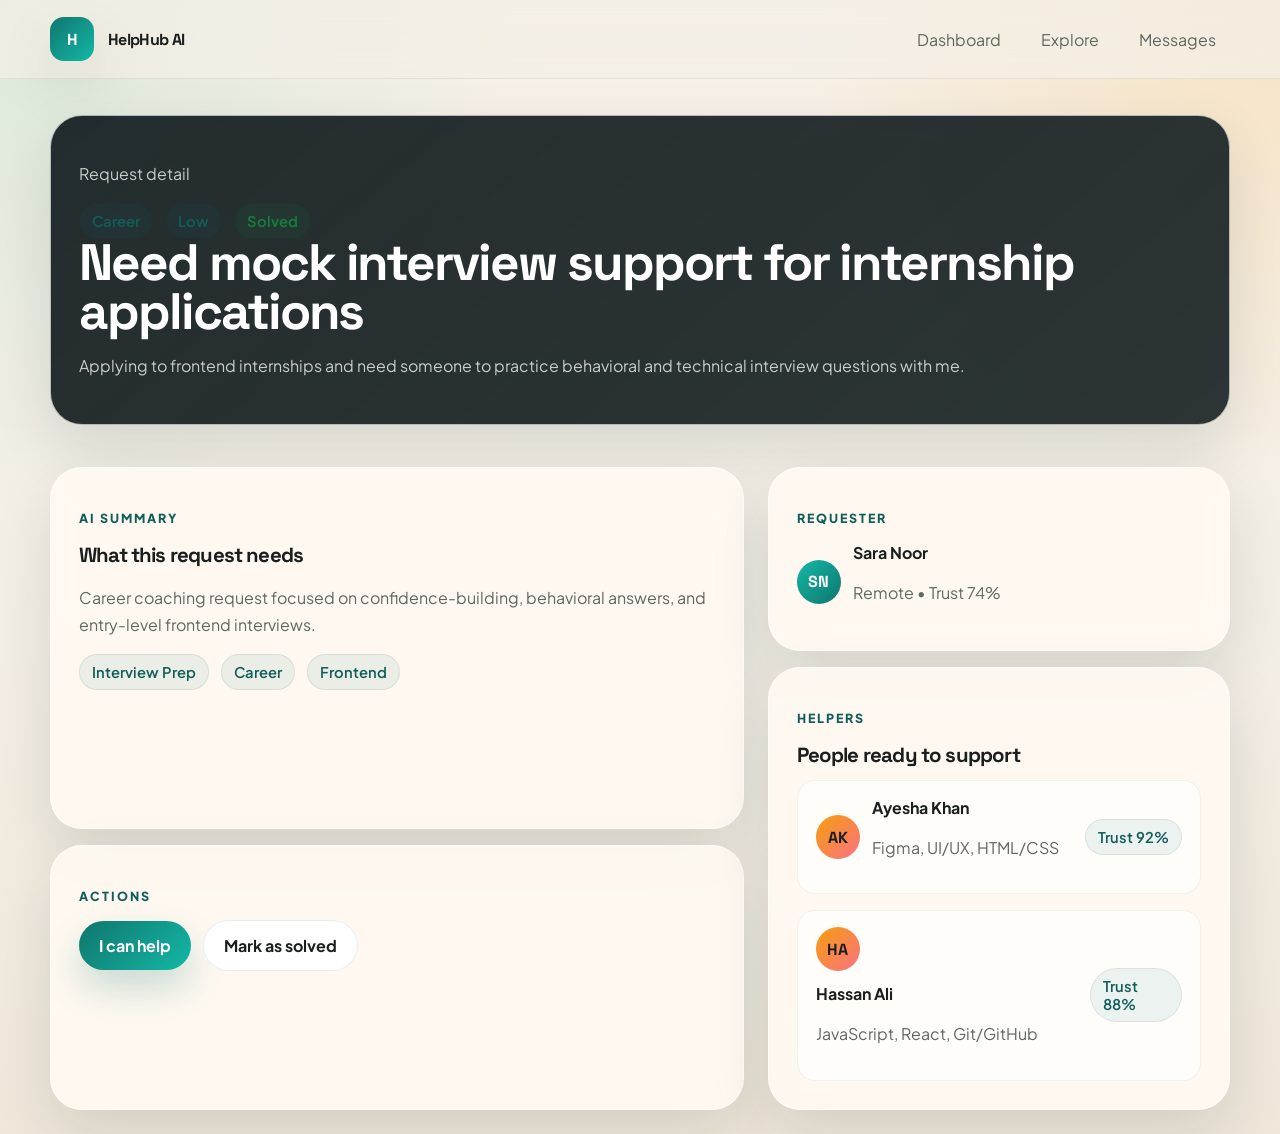
<file: Assets/request-3.html>
<html lang="en">

<head>
     <meta charset="UTF-8">
     <meta name="viewport" content="width=device-width, initial-scale=1.0">
     <title>HelpHub AI | Request Detail</title>
     <link rel="preconnect" href="https://fonts.googleapis.com">
     <link rel="preconnect" href="https://fonts.gstatic.com" crossorigin="">
     <link href="https://fonts.googleapis.com/css2?family=Plus+Jakarta+Sans:wght@400;500;600;700;800&amp;family=Space+Grotesk:wght@500;700&amp;display=swap"
          rel="stylesheet">
     <link rel="stylesheet" href="../style.css">
     <style>
          ._button_10caf_25 {
               border-radius: 8px;
               border: unset;
               cursor: pointer;
               transition: .3s
          }

          ._button_10caf_25:disabled {
               opacity: .3;
               cursor: not-allowed
          }

          ._button_default_10caf_35 {
               background: transparent;
               color: #43434e
          }

          ._button_default_10caf_35:hover {
               background: #f3f4f7
          }

          ._button_default_10caf_35:active {
               background: #8e8e8e
          }

          ._button_default_10caf_35 ._svg_10caf_45 * {
               fill: #43434e
          }

          ._button_primary_10caf_48 {
               background: #007eff;
               color: #fff
          }

          ._button_primary_10caf_48:hover {
               background: #3398ff
          }

          ._button_primary_10caf_48:active {
               background: #66b2ff
          }

          ._button_primary_10caf_48 ._svg_10caf_45 * {
               fill: #fff
          }

          ._button_link_10caf_61 {
               background: transparent;
               color: #007eff
          }

          ._button_link_10caf_61:hover {
               color: #3398ff
          }

          ._button_link_10caf_61:active {
               color: #66b2ff
          }

          ._button_link_10caf_61 ._svg_10caf_45 * {
               fill: #007eff
          }

          ._button_link_10caf_61 ._svg_10caf_45 *:hover {
               fill: #3398ff
          }

          ._button_link_10caf_61 ._svg_10caf_45 *:active {
               fill: #66b2ff
          }

          ._button_large_10caf_80 {
               padding: 12px 16px
          }

          ._button_large_10caf_80 * {
               font-size: 16px
          }

          ._button_medium_10caf_86 {
               padding: 8px 16px
          }

          ._button_medium_10caf_86 * {
               font-size: 16px
          }

          ._button_small_10caf_92 {
               padding: 4px;
               min-height: 24px
          }

          ._button_small_10caf_92 * {
               font-size: 12px
          }

          ._flexBox_9xdww_14 {
               flex-flow: unset
          }

          ._gap_extraTiny_9xdww_18 {
               gap: 2px
          }

          ._gap_tiny_9xdww_22 {
               gap: 4px
          }

          ._gap_extraSmall_9xdww_26 {
               gap: 6px
          }

          ._gap_small_9xdww_30 {
               gap: 8px
          }

          ._gap_medium_9xdww_34 {
               gap: 16px
          }

          ._gap_normal_9xdww_38 {
               gap: 24px
          }

          ._gap_large_9xdww_42 {
               gap: 32px
          }

          ._gap_xLarge_9xdww_46 {
               gap: 48px
          }

          ._gap_xxLarge_9xdww_50 {
               gap: 56px
          }

          ._gap_extraLarge_9xdww_54 {
               gap: 64px
          }

          ._column_9xdww_58 {
               flex-direction: column !important
          }

          ._flexWrap_9xdww_62 {
               flex-wrap: wrap
          }

          ._popover_12uvb_1 {
               position: fixed;
               padding: 8px 10px;
               z-index: 2147483647;
               background: #31363de6;
               border-radius: 4px;
               color: #fff;
               font-size: 14px
          }

          ._buttons_12uvb_11 {
               position: fixed;
               top: 0;
               right: 0;
               padding: 8px;
               z-index: 2147483647
          }

          ._popup_hcu7e_1 {
               position: fixed;
               z-index: 2147483649;
               background: #ffffffe6;
               border-radius: 4px;
               color: #000;
               font-size: 14px;
               line-height: 1.286;
               width: 350px;
               -webkit-backdrop-filter: blur(2px);
               backdrop-filter: blur(2px);
               box-shadow: 0 0 7px -5px #000
          }

          ._popup_hcu7e_1:before {
               border-color: rgba(255, 255, 255, .9) transparent;
               border-width: 0 7px 7px 7px;
               left: 7px;
               top: -7px;
               border-style: solid;
               content: ".";
               display: block;
               height: 0;
               position: absolute;
               text-indent: -30000px;
               width: 0
          }

          ._color_hcu7e_27 {
               width: 20px;
               height: 20px;
               cursor: pointer;
               flex-shrink: 0
          }

          ._styleContainer_hcu7e_34 {
               white-space: nowrap;
               overflow: hidden;
               text-overflow: ellipsis
          }

          ._extraTiny_dg7lc_14 {
               padding: 2px
          }

          ._extraTinyVR_dg7lc_18 {
               padding-top: 2px;
               padding-bottom: 2px
          }

          ._extraTinyHR_dg7lc_23 {
               padding-left: 2px;
               padding-right: 2px
          }

          ._extraTinyTop_dg7lc_28 {
               padding-top: 2px
          }

          ._extraTinyRight_dg7lc_32 {
               padding-right: 2px
          }

          ._extraTinyBottom_dg7lc_36 {
               padding-bottom: 2px
          }

          ._extraTinyLeft_dg7lc_40 {
               padding-left: 2px
          }

          ._tiny_dg7lc_44 {
               padding: 4px
          }

          ._tinyVR_dg7lc_48 {
               padding-top: 4px;
               padding-bottom: 4px
          }

          ._tinyHR_dg7lc_53 {
               padding-left: 4px;
               padding-right: 4px
          }

          ._tinyTop_dg7lc_58 {
               padding-top: 4px
          }

          ._tinyRight_dg7lc_62 {
               padding-right: 4px
          }

          ._tinyBottom_dg7lc_66 {
               padding-bottom: 4px
          }

          ._tinyLeft_dg7lc_70 {
               padding-left: 4px
          }

          ._extraSmall_dg7lc_74 {
               padding: 6px
          }

          ._extraSmallVR_dg7lc_78 {
               padding-top: 6px;
               padding-bottom: 6px
          }

          ._extraSmallHR_dg7lc_83 {
               padding-left: 6px;
               padding-right: 6px
          }

          ._extraSmallTop_dg7lc_88 {
               padding-top: 6px
          }

          ._extraSmallRight_dg7lc_92 {
               padding-right: 6px
          }

          ._extraSmallBottom_dg7lc_96 {
               padding-bottom: 6px
          }

          ._extraSmallLeft_dg7lc_100 {
               padding-left: 6px
          }

          ._small_dg7lc_104 {
               padding: 8px
          }

          ._smallVR_dg7lc_108 {
               padding-top: 8px;
               padding-bottom: 8px
          }

          ._smallHR_dg7lc_113 {
               padding-left: 8px;
               padding-right: 8px
          }

          ._smallTop_dg7lc_118 {
               padding-top: 8px
          }

          ._smallRight_dg7lc_122 {
               padding-right: 8px
          }

          ._smallBottom_dg7lc_126 {
               padding-bottom: 8px
          }

          ._smallLeft_dg7lc_130 {
               padding-left: 8px
          }

          ._medium_dg7lc_134 {
               padding: 16px
          }

          ._mediumVR_dg7lc_138 {
               padding-top: 16px;
               padding-bottom: 16px
          }

          ._mediumHR_dg7lc_143 {
               padding-left: 16px;
               padding-right: 16px
          }

          ._mediumTop_dg7lc_148 {
               padding-top: 16px
          }

          ._mediumRight_dg7lc_152 {
               padding-right: 16px
          }

          ._mediumBottom_dg7lc_156 {
               padding-bottom: 16px
          }

          ._mediumLeft_dg7lc_160 {
               padding-left: 16px
          }

          ._normal_dg7lc_164 {
               padding: 24px
          }

          ._normalVR_dg7lc_168 {
               padding-top: 24px;
               padding-bottom: 24px
          }

          ._normalHR_dg7lc_173 {
               padding-left: 24px;
               padding-right: 24px
          }

          ._normalTop_dg7lc_178 {
               padding-top: 24px
          }

          ._normalRight_dg7lc_182 {
               padding-right: 24px
          }

          ._normalBottom_dg7lc_186 {
               padding-bottom: 24px
          }

          ._normalLeft_dg7lc_190 {
               padding-left: 24px
          }

          ._large_dg7lc_194 {
               padding: 32px
          }

          ._largeVR_dg7lc_198 {
               padding-top: 32px;
               padding-bottom: 32px
          }

          ._largeHR_dg7lc_203 {
               padding-left: 32px;
               padding-right: 32px
          }

          ._largeTop_dg7lc_208 {
               padding-top: 32px
          }

          ._largeRight_dg7lc_212 {
               padding-right: 32px
          }

          ._largeBottom_dg7lc_216 {
               padding-bottom: 32px
          }

          ._largeLeft_dg7lc_220 {
               padding-left: 32px
          }

          ._xLarge_dg7lc_224 {
               padding: 48px
          }

          ._xLargeVR_dg7lc_228 {
               padding-top: 48px;
               padding-bottom: 48px
          }

          ._xLargeHR_dg7lc_233 {
               padding-left: 48px;
               padding-right: 48px
          }

          ._xLargeTop_dg7lc_238 {
               padding-top: 48px
          }

          ._xLargeRight_dg7lc_242 {
               padding-right: 48px
          }

          ._xLargeBottom_dg7lc_246 {
               padding-bottom: 48px
          }

          ._xLargeLeft_dg7lc_250 {
               padding-left: 48px
          }

          ._xxLarge_dg7lc_254 {
               padding: 56px
          }

          ._xxLargeVR_dg7lc_258 {
               padding-top: 56px;
               padding-bottom: 56px
          }

          ._xxLargeHR_dg7lc_263 {
               padding-left: 56px;
               padding-right: 56px
          }

          ._xxLargeTop_dg7lc_268 {
               padding-top: 56px
          }

          ._xxLargeRight_dg7lc_272 {
               padding-right: 56px
          }

          ._xxLargeBottom_dg7lc_276 {
               padding-bottom: 56px
          }

          ._xxLargeLeft_dg7lc_280 {
               padding-left: 56px
          }

          ._extraLarge_dg7lc_284 {
               padding: 64px
          }

          ._extraLargeVR_dg7lc_288 {
               padding-top: 64px;
               padding-bottom: 64px
          }

          ._extraLargeHR_dg7lc_293 {
               padding-left: 64px;
               padding-right: 64px
          }

          ._extraLargeTop_dg7lc_298 {
               padding-top: 64px
          }

          ._extraLargeRight_dg7lc_302 {
               padding-right: 64px
          }

          ._extraLargeBottom_dg7lc_306 {
               padding-bottom: 64px
          }

          ._extraLargeLeft_dg7lc_310 {
               padding-left: 64px
          }

          ._size_tiny_ldink_23,
          ._size_tiny_ldink_23 * {
               font-size: 12px
          }

          ._size_small_ldink_27,
          ._size_small_ldink_27 * {
               font-size: 16px
          }

          ._size_medium_ldink_31,
          ._size_medium_ldink_31 * {
               font-size: 18px
          }

          ._size_large_ldink_35,
          ._size_large_ldink_35 * {
               font-size: 32px
          }

          ._weight_thin_ldink_39,
          ._weight_thin_ldink_39 * {
               font-weight: 100
          }

          ._weight_extraLight_ldink_43,
          ._weight_extraLight_ldink_43 * {
               font-weight: 200
          }

          ._weight_light_ldink_47,
          ._weight_light_ldink_47 * {
               font-weight: 300
          }

          ._weight_normal_ldink_51,
          ._weight_normal_ldink_51 * {
               font-weight: 400
          }

          ._weight_medium_ldink_55,
          ._weight_medium_ldink_55 * {
               font-weight: 500
          }

          ._weight_semiBold_ldink_59,
          ._weight_semiBold_ldink_59 * {
               font-weight: 600
          }

          ._weight_bold_ldink_63,
          ._weight_bold_ldink_63 * {
               font-weight: 700
          }

          ._weight_extraBold_ldink_67,
          ._weight_extraBold_ldink_67 * {
               font-weight: 800
          }

          ._lineHeight_ldink_71 {
               line-height: 100%
          }

          ._secondary_ldink_75 {
               color: #8e8e8e
          }

          ._modal_ib2ay_25 {
               position: fixed;
               top: 0;
               left: 0;
               width: 100%;
               height: 100%;
               display: flex;
               justify-content: center;
               align-items: center;
               z-index: 2147483649
          }

          ._modal_ib2ay_25 ._background_ib2ay_36 {
               position: absolute;
               top: 0;
               left: 0;
               width: 100%;
               height: 100%;
               transition: .3s;
               opacity: 0;
               overflow: auto;
               background-color: color-mix(in srgb, #000000 60%, white 0%);
               -webkit-backdrop-filter: blur(2px);
               backdrop-filter: blur(2px)
          }

          ._modal_ib2ay_25 ._window_ib2ay_48 {
               min-width: 280px;
               max-width: 560px;
               background: #fff;
               border-radius: 6px;
               padding: 16px;
               z-index: 1;
               position: relative;
               opacity: 0;
               transform: scale(.01);
               transition: .3s;
               display: flex;
               flex-direction: column;
               box-shadow: 0 2px 6px 2px #00000026, 0 1px 2px #0000004d;
               overflow: auto
          }

          ._modal_ib2ay_25 ._window_ib2ay_48 ._loading_ib2ay_64 {
               position: absolute;
               width: 100%;
               height: 100%;
               top: 0;
               left: 0;
               background: #000000b3
          }

          ._modal_ib2ay_25 ._window_ib2ay_48 ._loading_ib2ay_64 img {
               width: 100px
          }

          ._modal_visible_ib2ay_76 ._background_ib2ay_36 {
               opacity: 1
          }

          ._modal_visible_ib2ay_76 ._window_ib2ay_48 {
               opacity: 1;
               transform: scale(1)
          }

          ._modal_hidden_ib2ay_83 ._background_ib2ay_36 {
               opacity: 0
          }

          ._modal_hidden_ib2ay_83 ._window_ib2ay_48 {
               opacity: 0;
               transform: scale(.01)
          }

          ._modal_hiddenDone_ib2ay_90 ._background_ib2ay_36 {
               opacity: 0
          }

          ._modal_hiddenDone_ib2ay_90 ._window_ib2ay_48 {
               opacity: 0;
               transform: scale(.01)
          }

          ._color_13dyv_1 {
               padding: 0 8px;
               border-radius: 8px;
               width: 100%;
               box-shadow: 0 0 7px -5px #000;
               font-weight: 800;
               flex-shrink: 0
          }
     </style>
</head>

<body data-page="detail" cz-shortcut-listen="true">
     <header class="header">
          <div class="container nav">
               <a class="brand" href="#"><span class="brand-logo">H</span><span>HelpHub AI</span></a>
               <nav class="nav-links"><a href="./dashboard.html">Dashboard</a><a href="./explore.html">Explore</a><a
                         href="./messages.html">Messages</a></nav>
          </div>
     </header>
     <main class="container">
          <section class="hero-page">
               <div class="area">
                    <p class="coding">Request detail</p>
                    <div data-request-meta="" class="tag-row">
                         <span class="tag">Career</span>
                         <span class="tag ">Low</span>
                         <span class="tag green">Solved</span>
                    </div>
                    <h1 data-request-title="" style="font-size: clamp(2.1rem, 4vw, 3.8rem);">Need mock interview support
                         for internship applications</h1>
                    <p data-request-description="">Applying to frontend internships and need someone to practice
                         behavioral and technical interview questions with me.</p>
               </div>
          </section>
          <section class="detail-grid section">
               <div class="cards">
                    <div class="area">
                         <p class="core">AI summary</p>
                         <h3>What this request needs</h3>
                         <p data-request-summary="">Career coaching request focused on confidence-building, behavioral
                              answers, and entry-level frontend interviews.</p>
                         <div class="tag-row" data-request-tags=""><span class="tag">Interview Prep</span><span
                                   class="tag">Career</span><span class="tag">Frontend</span></div>
                    </div>
                    <div class="area">
                         <p class="core">Actions</p>
                         <div class="row"><button class="btn btn-primary" data-cta-help="">I can help</button><button
                                   class="btn btn-secondary" data-cta-solved="">Mark as solved</button></div>
                    </div>
               </div>
               <aside class="cards">
                    <div class="area">
                         <p class="core">Requester</p>
                         <div data-request-requester="">
                              <div class="user-line">
                                   <div class="avatar teal">SN</div>
                                   <div><strong>Sara Noor</strong>
                                        <p>Remote • Trust 74%</p>
                                   </div>
                              </div>
                         </div>
                    </div>
                    <div class="area">
                         <p class="core">Helpers</p>
                         <h3>People ready to support</h3>
                         <div class="helper-list" data-helper-list="">
                              <div class="helper-item">
                                   <div class="user-line">
                                        <div class="avatar">AK</div>
                                        <div><strong>Ayesha Khan</strong>
                                             <p>Figma, UI/UX, HTML/CSS</p>
                                        </div>
                                   </div><span class="tag">Trust 92%</span>
                              </div>

                              <div class="helper-item">
                                   <div class="user-line">
                                        <div class="avatar">HA</div>
                                        <div><strong>Hassan Ali</strong>
                                             <p>JavaScript, React, Git/GitHub</p>
                                        </div>
                                   </div><span class="tag">Trust 88%</span>
                              </div>
                         </div>
                    </div>
               </aside>
          </section>
     </main>


</body>
<div></div>

</html>
</file>
<file: style.css>
:root {
  --bg: #f4efe6;
  --surface: rgba(255, 250, 243, 0.88);
  --surface-strong: #fffaf3;
  --surface-dark: #1d2d2a;
  --text: #1a1f1d;
  --muted: #5f685f;
  --line: rgba(34, 54, 47, 0.1);
  --primary: #0f766e;
  --primary-strong: #115e59;
  --accent: #f59e0b;
  --danger: #dc2626;
  --success: #15803d;
  --shadow: 0 24px 60px rgba(17, 33, 29, 0.12);
  --radius-xl: 32px;
  --radius-lg: 22px;
  --container: 1180px;
  --heading-font: "Space Grotesk", "Segoe UI", sans-serif;
  --body-font: "Plus Jakarta Sans", "Segoe UI", sans-serif;
}

* {
  box-sizing: border-box;
}
html {
  scroll-behavior: smooth;
}
body {
  margin: 0;
  font-family: var(--body-font);
  color: var(--text);
  background:
    radial-gradient(
      circle at top left,
      rgba(16, 185, 129, 0.12),
      transparent 30%
    ),
    radial-gradient(
      circle at top right,
      rgba(245, 158, 11, 0.16),
      transparent 28%
    ),
    linear-gradient(180deg, #f7f0e6 0%, #f4efe6 52%, #efe7da 100%);
  min-height: 100vh;
}
a {
  color: inherit;
  text-decoration: none;
}
img {
  max-width: 100%;
  display: block;
}
button,
input,
select,
textarea {
  font: inherit;
}
.container {
  width: min(var(--container), calc(100% - 32px));
  margin: 0 auto;
}
.navbar {
  padding-bottom: 48px;
}
.home {
     background: rgba(15, 118, 110, 0.1);;
     color: var(--primary-strong) !important;
}
.header {
  position: sticky;
  top: 0;
  z-index: 20;
  backdrop-filter: blur(14px);
  background: rgba(244, 239, 230, 0.78);
  border-bottom: 1px solid rgba(29, 45, 42, 0.08);
}
.nav {
  display: flex;
  align-items: center;
  justify-content: space-between;
  gap: 20px;
  min-height: 78px;
}
.brand {
  display: inline-flex;
  align-items: center;
  gap: 14px;
  font-family: var(--heading-font);
  font-weight: 700;
  letter-spacing: -0.04em;
}
.brand-logo {
  width: 44px;
  height: 44px;
  display: grid;
  place-items: center;
  border-radius: 14px;
  background: linear-gradient(135deg, #0f766e 0%, #14b8a6 100%);
  color: white;
  box-shadow: var(--shadow);
}
.nav-links,
.nav-actions,
.tag-row,
.info-row,
.card-somedetails,
.user-line,
.row {
  display: flex;
  align-items: center;
  gap: 12px;
  flex-wrap: wrap;
}
.nav-links a {
  padding: 10px 14px;
  border-radius: 999px;
  color: var(--muted);
  transition: 0.2s ease;
}
.nav-links a:hover,
.nav-links a.active {
  background: rgba(15, 118, 110, 0.1);
  color: var(--primary-strong);
}
.community,
.tag {
  display: inline-flex;
  align-items: center;
  gap: 8px;
  padding: 8px 12px;
  border-radius: 999px;
  background: rgba(255, 255, 255, 0.65);
  border: 1px solid rgba(17, 33, 29, 0.08);
  color: var(--muted);
}
.tag {
  background: rgba(15, 118, 110, 0.08);
  color: var(--primary-strong);
  font-size: 0.92rem;
  font-weight: 600;
}
.tag.red {
  background: rgba(220, 38, 38, 0.1);
  color: var(--danger);
}
.tag.green {
  background: rgba(21, 128, 61, 0.1);
  color: var(--success);
}
.btn {
  display: inline-flex;
  align-items: center;
  justify-content: center;
  gap: 10px;
  border: 0;
  border-radius: 999px;
  padding: 14px 20px;
  font-weight: 700;
  cursor: pointer;
  transition:
    transform 0.2s ease,
    box-shadow 0.2s ease,
    background 0.2s ease;
}
.btn:hover {
  transform: translateY(-2px);
}
.detail {
     width: 50%;
}
.btn-primary {
  background: linear-gradient(135deg, var(--primary) 0%, #14b8a6 100%);
  color: white;
  box-shadow: 0 18px 36px rgba(15, 118, 110, 0.22);
}
.btn-secondary {
  background: white;
  color: var(--text);
  border: 1px solid rgba(17, 33, 29, 0.08);
}
.hero-section {
  padding: 60px 0 34px;
}
.hero-container,
.two-col,
.dashboard-grid,
.detail-grid,
.profile-grid,
.admin-grid,
.leader-grid,
.form-section {
  display: grid;
  gap: 24px;
}
.hero-container,
.two-col,
.dashboard-grid,
.detail-grid,
.profile-grid,
.admin-grid {
  grid-template-columns: 1.2fr 0.8fr;
}
.leader-grid {
  grid-template-columns: 1fr 1fr;
}
.form-section {
  grid-template-columns: 0.84fr 1.16fr;
}
.glass-card,
.area,
.analytics-card,
.card,
.card-request,
.timeline-item,
.badge-card,
.auth-card,
.form-card {
  background: var(--surface);
  border: 1px solid rgba(255, 255, 255, 0.58);
  box-shadow: var(--shadow);
  backdrop-filter: blur(14px);
}
.hero-div,
.hero-panel,
.area,
.auth-card,
.form-card {
  border-radius: var(--radius-xl);
  padding: 28px;
}
.hero-div {
  background: linear-gradient(
    160deg,
    rgba(255, 250, 243, 0.9) 0%,
    rgba(246, 240, 230, 0.85) 100%
  );
}
.coding-night,
.core {
  text-transform: uppercase;
  letter-spacing: 0.16em;
  font-size: 0.78rem;
  color: var(--primary-strong);
  font-weight: 800;
}
h1,
h2,
h3,
h4 {
  margin: 0 0 12px;
  font-family: var(--heading-font);
  letter-spacing: -0.04em;
}
h1 {
  font-size: clamp(2.7rem, 5vw, 5rem);
  line-height: 0.95;
}
h2 {
  font-size: clamp(1.8rem, 3vw, 3rem);
}
h3 {
  font-size: 1.28rem;
}
p {
  color: var(--muted);
  line-height: 1.7;
}
.hero-btns,
.analytics-grid,
.small-cards,
.mini-grid,
.cards,
.form-grid,
.auth-grid,
.profile-form,
.notif-list,
.rank-list,
.helper-list,
.message-list {
  display: grid;
  gap: 16px;
}
.hero-btns {
  margin-top: 24px;
  grid-template-columns: repeat(2, max-content);
}
.hero-panel {
  position: relative;
  overflow: hidden;
  background: linear-gradient(180deg, #173430 0%, #102926 100%);
  color: white;
}
.hero-panel p,
.hero-page .area p,
.auth-side p,
.auth-side li {
  color: rgba(255, 255, 255, 0.75);
}
.hero-area::after {
  content: "";
  position: absolute;
  inset: auto -10% -32% auto;
  width: 260px;
  height: 260px;
  background: radial-gradient(
    circle,
    rgba(20, 184, 166, 0.45),
    transparent 65%
  );
}
.circle {
  position: absolute;
  inset: 24px 24px auto auto;
  width: 82px;
  height: 82px;
  border-radius: 50%;
  background: radial-gradient(circle at 30% 30%, #fde68a, #f59e0b);
  opacity: 0.85;
}
.analytics-grid {
  margin-top: 20px;
  grid-template-columns: repeat(3, 1fr);
}
.small-cards {
  grid-template-columns: repeat(3, 1fr);
}
.mini-grid {
  grid-template-columns: repeat(4, 1fr);
}
.analytics-card,
.card,
.card-request,
.timeline-item,
.badge-card {
  border-radius: 24px;
  padding: 22px;
}
.analytics-value {
  font-family: var(--heading-font);
  font-size: 2rem;
  font-weight: 700;
}
.section {
  padding: 24px 0;
}
.section-head {
  display: flex;
  align-items: end;
  justify-content: space-between;
  gap: 20px;
  margin-bottom: 20px;
}
.hero-page {
  padding: 36px 0 18px;
}
.hero-page .area {
  background: linear-gradient(
    140deg,
    rgba(20, 29, 32, 0.93),
    rgba(16, 26, 29, 0.88)
  );
  color: white;
}
.area,
.auth-card,
.form-card {
  border: 1px solid rgba(255, 255, 255, 0.66);
}
.metric,
.list-item,
.rank-item,
.helper-item,
.notif-item,
.message-item {
  display: flex;
  align-items: center;
  justify-content: space-between;
  gap: 14px;
  padding: 16px 0;
  border-bottom: 1px solid var(--line);
}
.list-item:last-child,
.metric:last-child {
  border-bottom: 0;
}
.rank-item,
.helper-item,
.notif-item,
.message-item {
  padding: 16px 18px;
  border-radius: 18px;
  background: rgba(255, 255, 255, 0.72);
  border: 1px solid rgba(17, 33, 29, 0.06);
}
.progress {
  height: 10px;
  border-radius: 999px;
  background: rgba(17, 33, 29, 0.08);
  overflow: hidden;
}
.progress > span {
  display: block;
  height: 100%;
  background: linear-gradient(90deg, var(--accent), var(--primary));
}
.form-grid,
.auth-grid,
.profile-form {
  grid-template-columns: repeat(2, 1fr);
}
.field,
.field-full {
  display: grid;
  gap: 8px;
}
.field label {
     margin-top: 5%;
     margin-bottom: 3%;
}
.field-full {
  grid-column: 1 / -1;
}
label {
  font-size: 0.94rem;
  color: var(--muted);
  font-weight: 700;
}
input,
select,
textarea {
  width: 100%;
  border: 1px solid rgba(17, 33, 29, 0.1);
  background: rgba(255, 255, 255, 0.78);
  color: var(--text);
  padding: 14px 16px;
  border-radius: 16px;
  outline: none;
}
textarea {
  min-height: 148px;
  resize: vertical;
}
input:focus,
select:focus,
textarea:focus {
  border-color: rgba(15, 118, 110, 0.45);
  box-shadow: 0 0 0 4px rgba(15, 118, 110, 0.08);
}
.auth-layout {
  min-height: calc(100vh - 79px);
  display: grid;
  place-items: center;
  padding: 32px 0 48px;
}
.auth-wrap {
  width: min(1120px, 100%);
  display: grid;
  gap: 24px;
  grid-template-columns: 1fr 1fr;
}
.auth-card,
.auth-side {
  padding: 30px;
}
.auth-side {
  border-radius: var(--radius-xl);
  background: linear-gradient(155deg, #173430, #102926);
  color: white;
  position: relative;
  overflow: hidden;
}
.auth-side ul {
  padding-left: 20px;
  line-height: 1.8;
}
.avatar {
  width: 44px;
  height: 44px;
  border-radius: 50%;
  display: grid;
  place-items: center;
  background: linear-gradient(135deg, var(--accent), #fb7185);
  color: #1d1d1d;
  font-family: var(--heading-font);
  font-weight: 800;
}
.avatar.teal {
  background: linear-gradient(135deg, #14b8a6, #0f766e);
  color: white;
}
.avatar.dark {
  background: linear-gradient(135deg, #2c3e50, #1f2937);
  color: white;
}
.table {
  width: 100%;
  border-collapse: collapse;
}
.table th,
.table td {
  text-align: left;
  padding: 14px 12px;
  border-bottom: 1px solid var(--line);
  vertical-align: top;
}
.table th {
  color: var(--muted);
  font-weight: 700;
}
.footer {
  padding: 26px 0 42px;
  color: var(--muted);
}
.center {
  text-align: center;
}
.toast-wrap {
  position: fixed;
  right: 16px;
  bottom: 16px;
  z-index: 40;
  display: grid;
  gap: 10px;
}
.toast {
  min-width: 260px;
  max-width: 320px;
  padding: 16px 18px;
  border-radius: 18px;
  background: #173430;
  color: white;
  box-shadow: var(--shadow);
  animation: slideUp 0.3s ease;
}
@keyframes slideUp {
  from {
    opacity: 0;
    transform: translateY(16px);
  }
  to {
    opacity: 1;
    transform: translateY(0);
  }
}
.fade-in {
  opacity: 0;
  transform: translateY(16px);
  animation: reveal 0.65s ease forwards;
}
.fade-in:nth-child(2) {
  animation-delay: 0.08s;
}
.fade-in:nth-child(3) {
  animation-delay: 0.16s;
}
.fade-in:nth-child(4) {
  animation-delay: 0.24s;
}
@keyframes reveal {
  to {
    opacity: 1;
    transform: translateY(0);
  }
}
@media (max-width: 980px) {
  .hero-container,
  .two-col,
  .dashboard-grid,
  .detail-grid,
  .profile-grid,
  .form-section,
  .leader-grid,
  .admin-grid,
  .auth-wrap {
    grid-template-columns: 1fr;
  }
  .small-cards,
  .mini-grid,
  .analytics-grid,
  .form-grid,
  .auth-grid,
  .profile-form {
    grid-template-columns: 1fr 1fr;
  }
  .nav {
    padding: 12px 0;
    align-items: flex-start;
    flex-direction: column;
  }
  .hero-btns {
    grid-template-columns: 1fr;
  }
}
@media (max-width: 680px) {
  .small-cards,
  .mini-grid,
  .analytics-grid,
  .form-grid,
  .auth-grid,
  .profile-form {
    grid-template-columns: 1fr;
  }
  .container {
    width: min(var(--container), calc(100% - 20px));
  }
  .hero-copy,
  .hero-panel,
  .area,
  .auth-card,
  .auth-side,
  .form-card,
  .analytics-card,
  .card,
  .card-request{
    padding: 22px;
  }
  h1 {
    font-size: 2.6rem;
  }
  .btn{
     padding: 10px !important;
     width: 40% !important;
  }
  .btn-primary{
     padding: 10px !important;
     width: 50% !important;
  }
  .nav-actions{
     width: 100%;
     margin: auto;
  }
}
</file>
